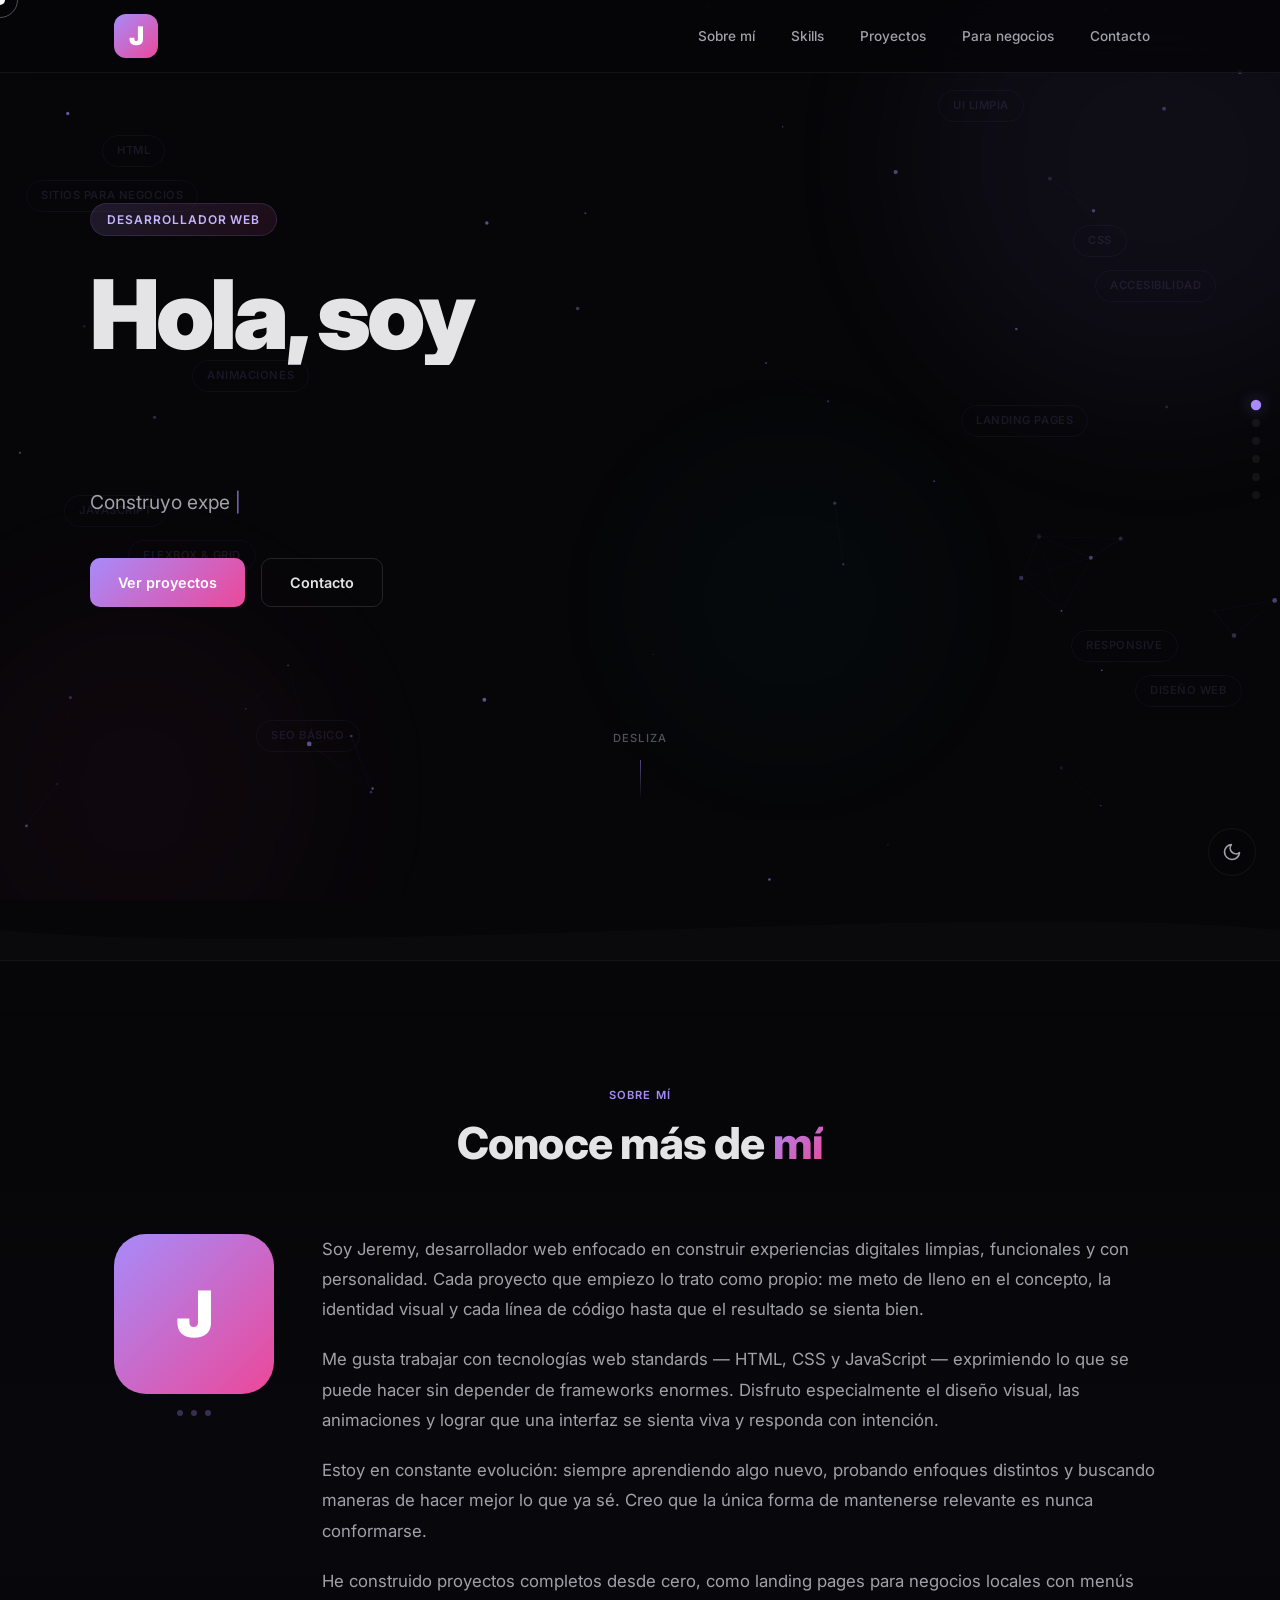
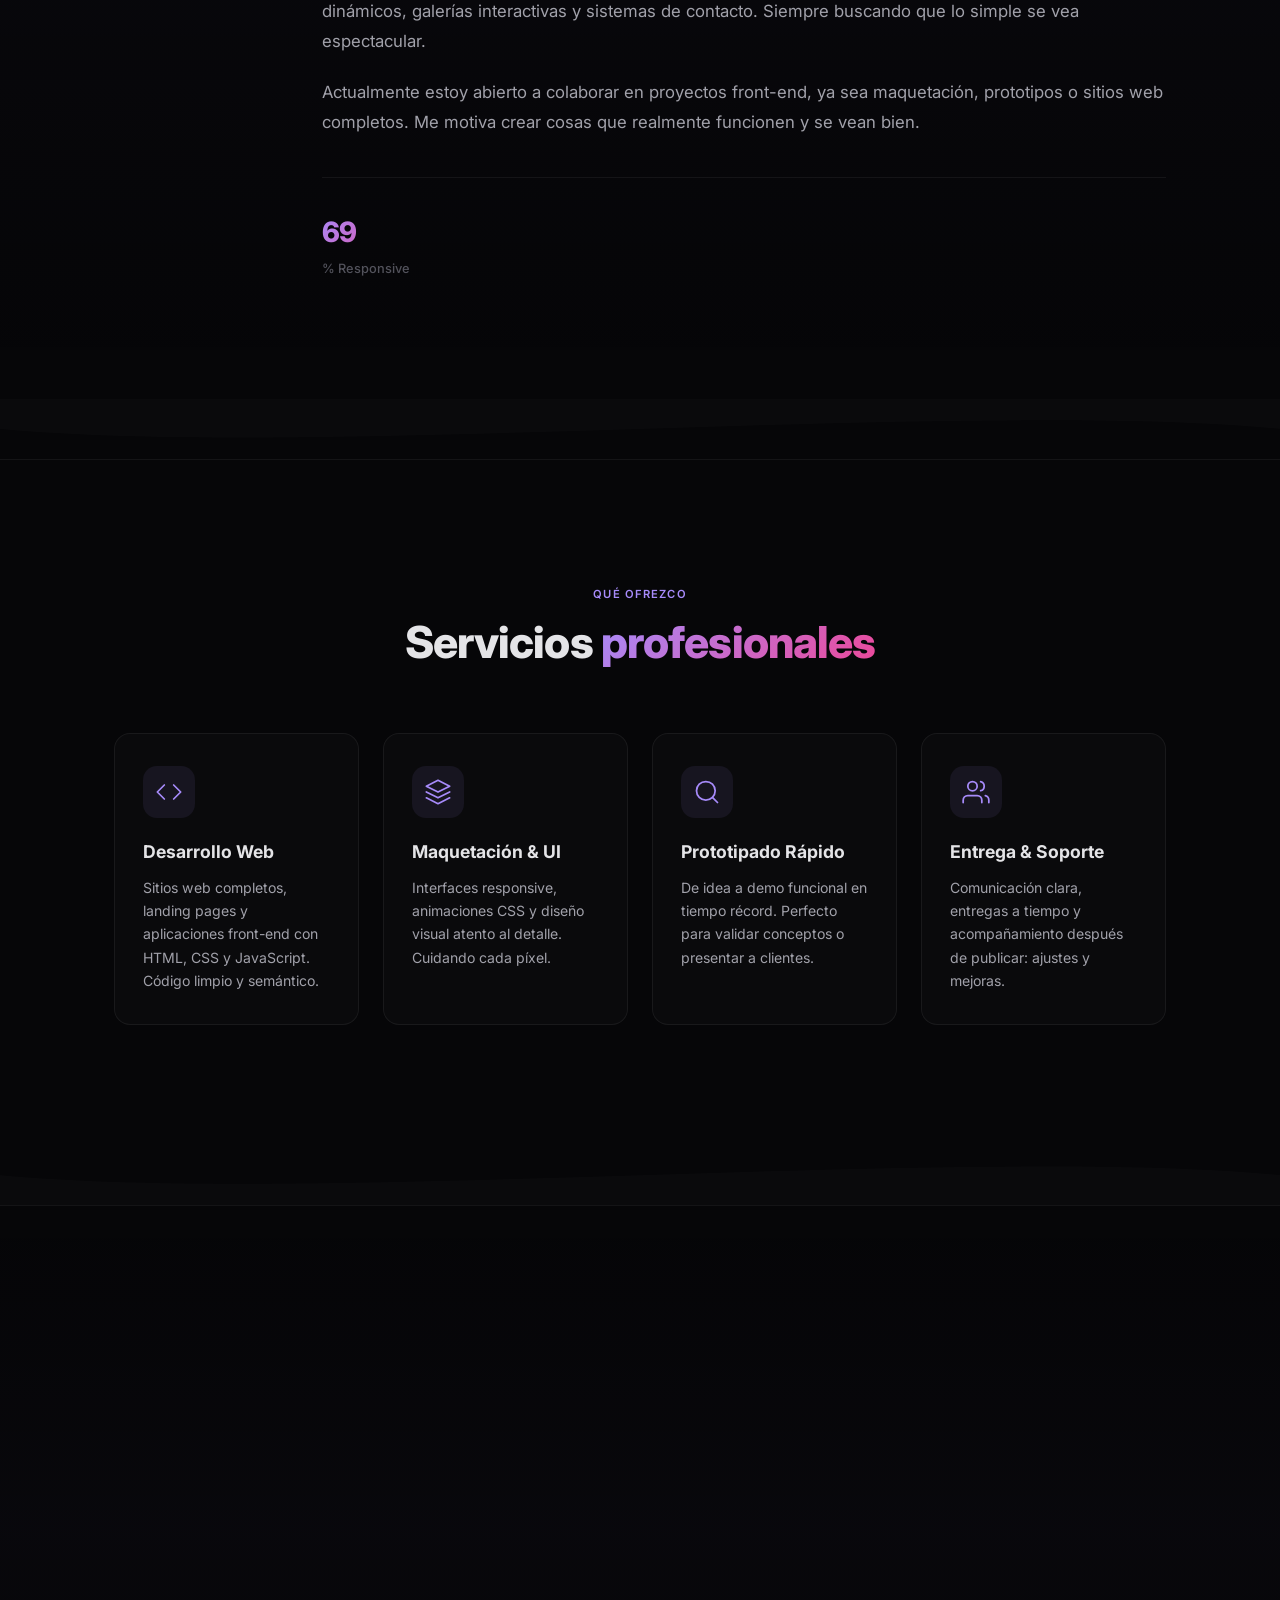
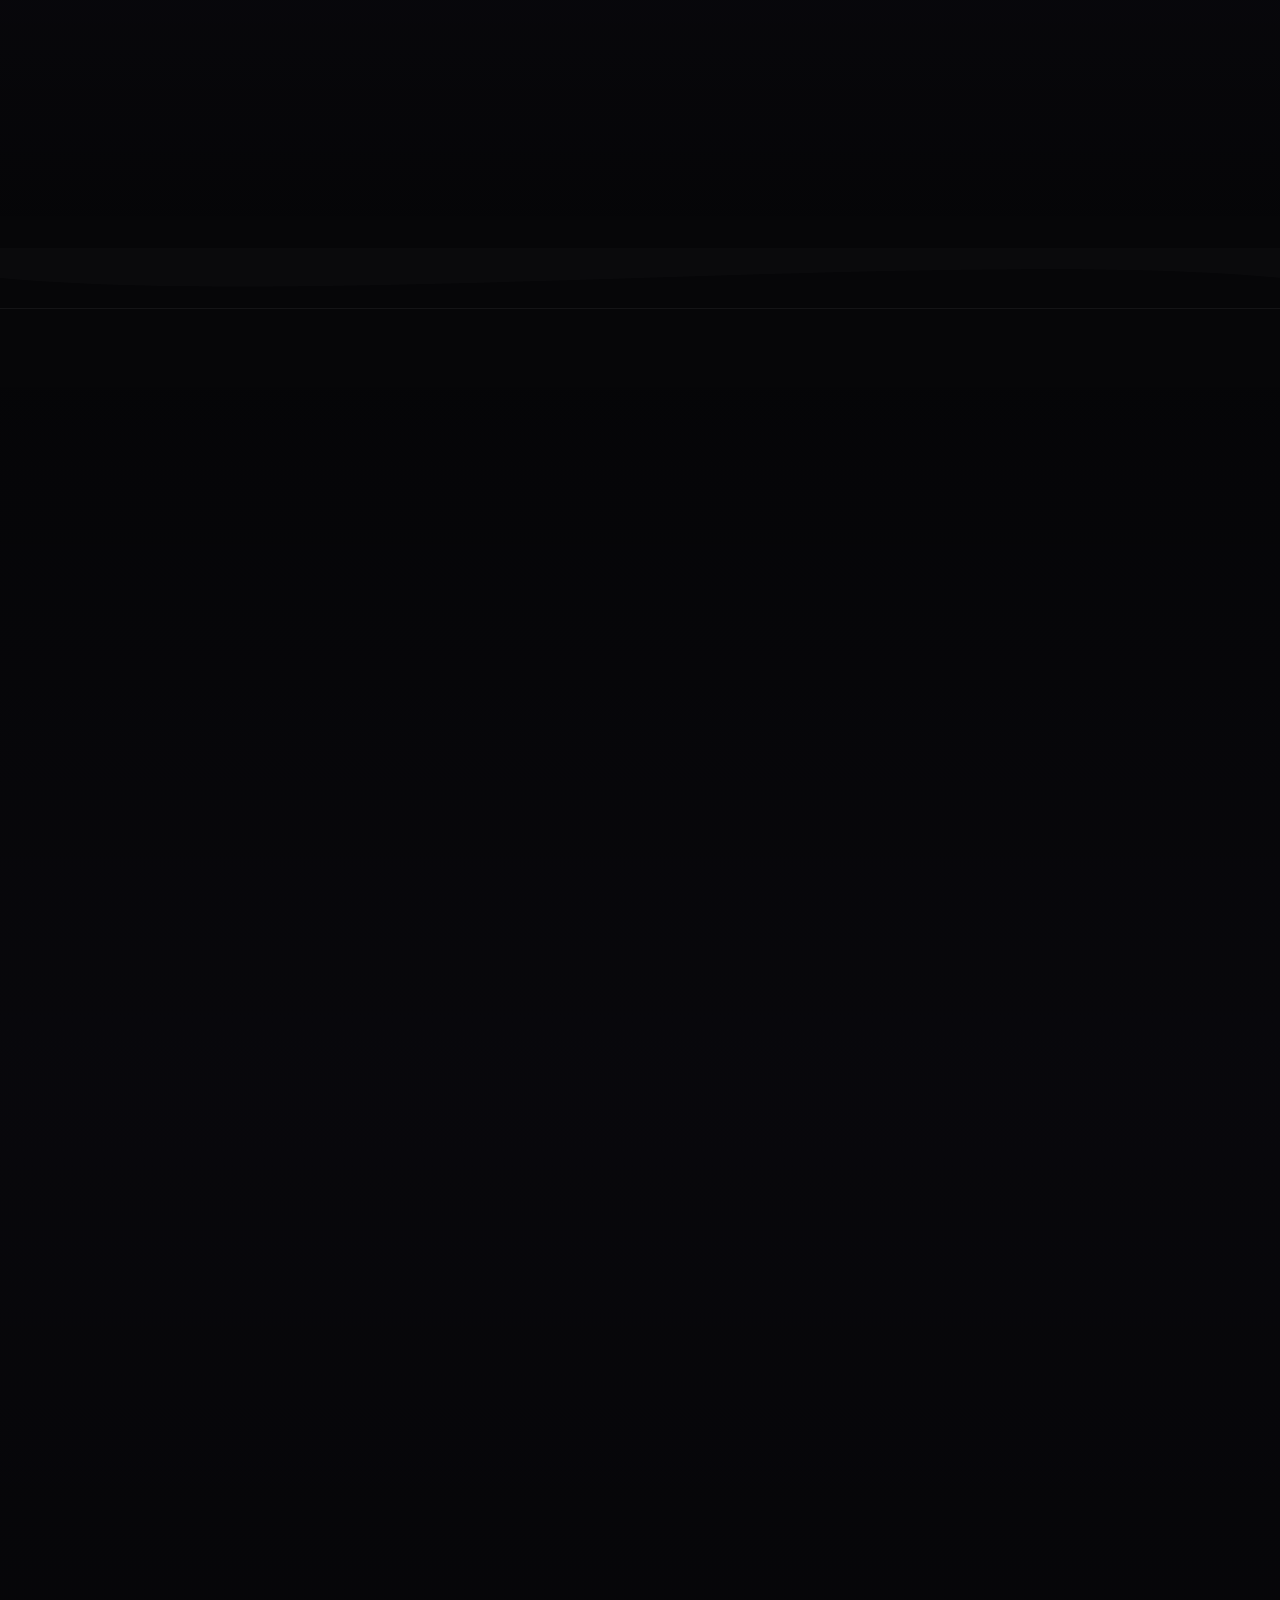
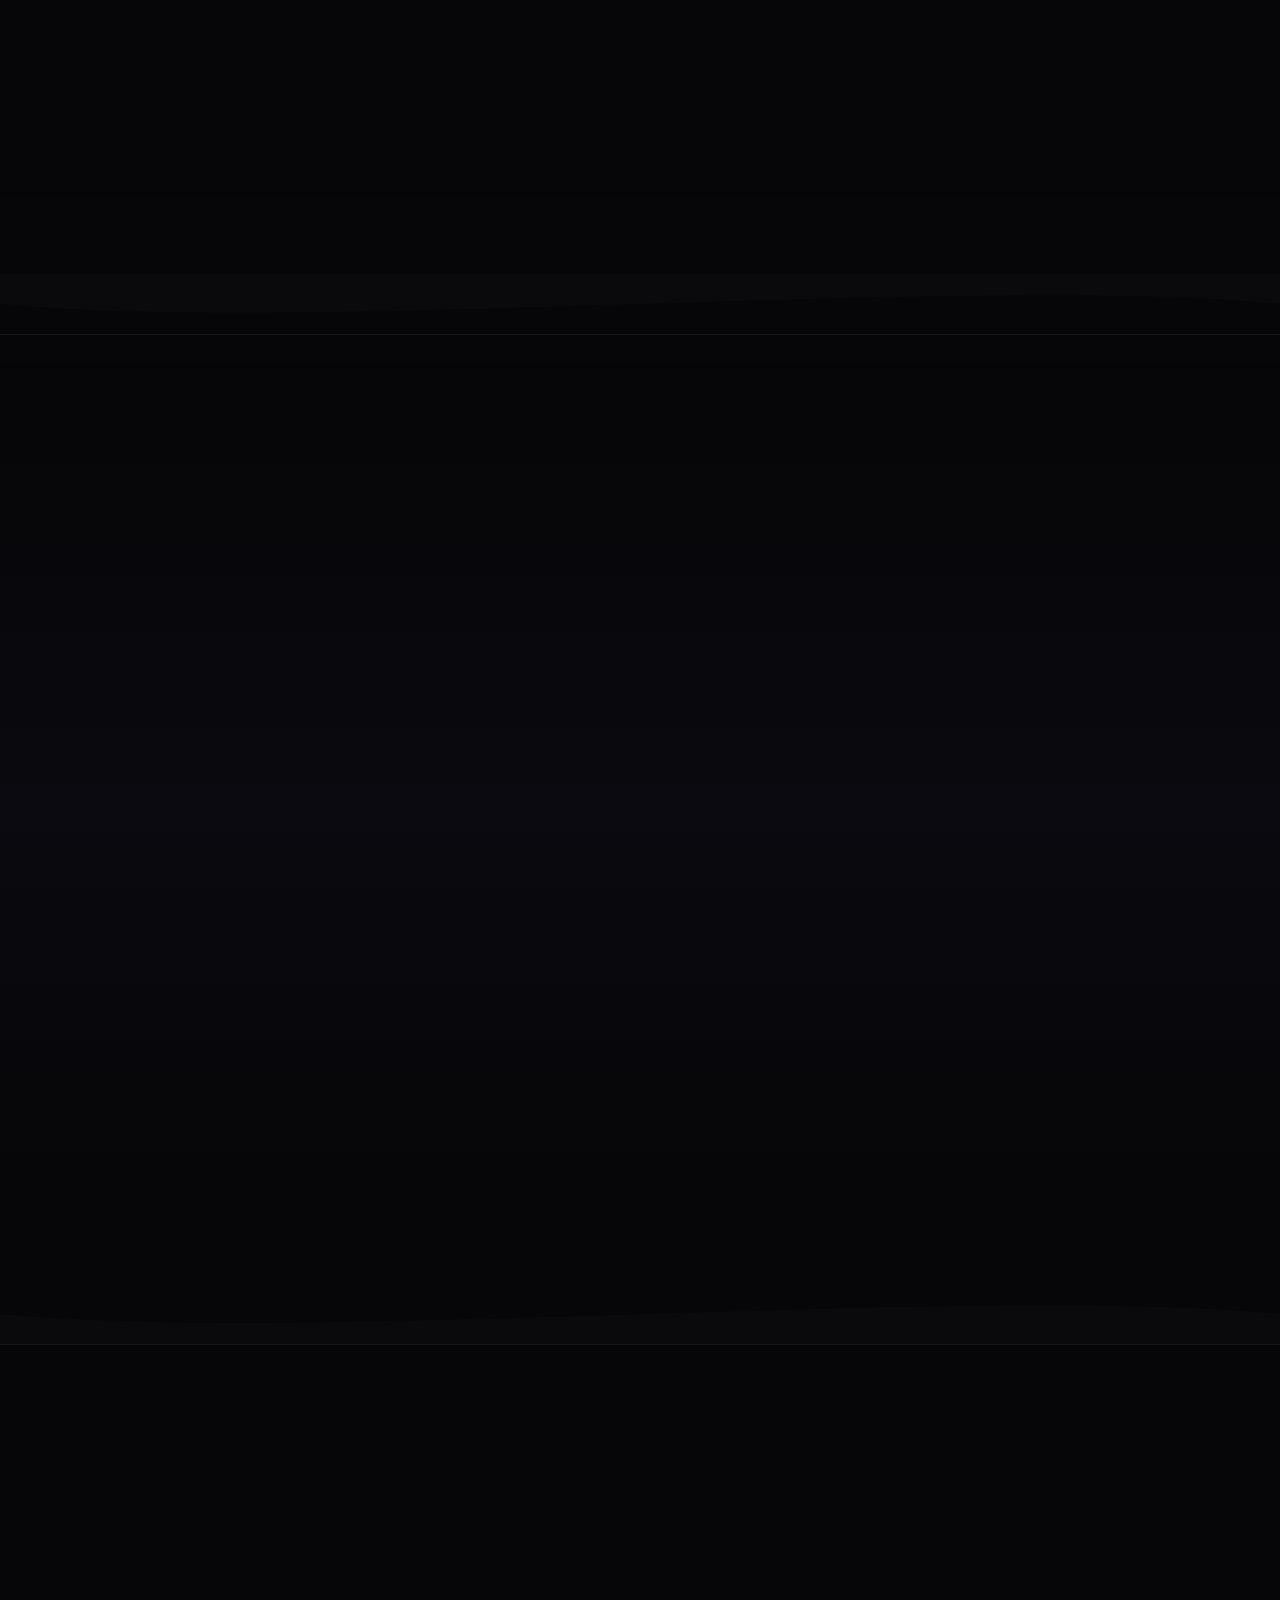
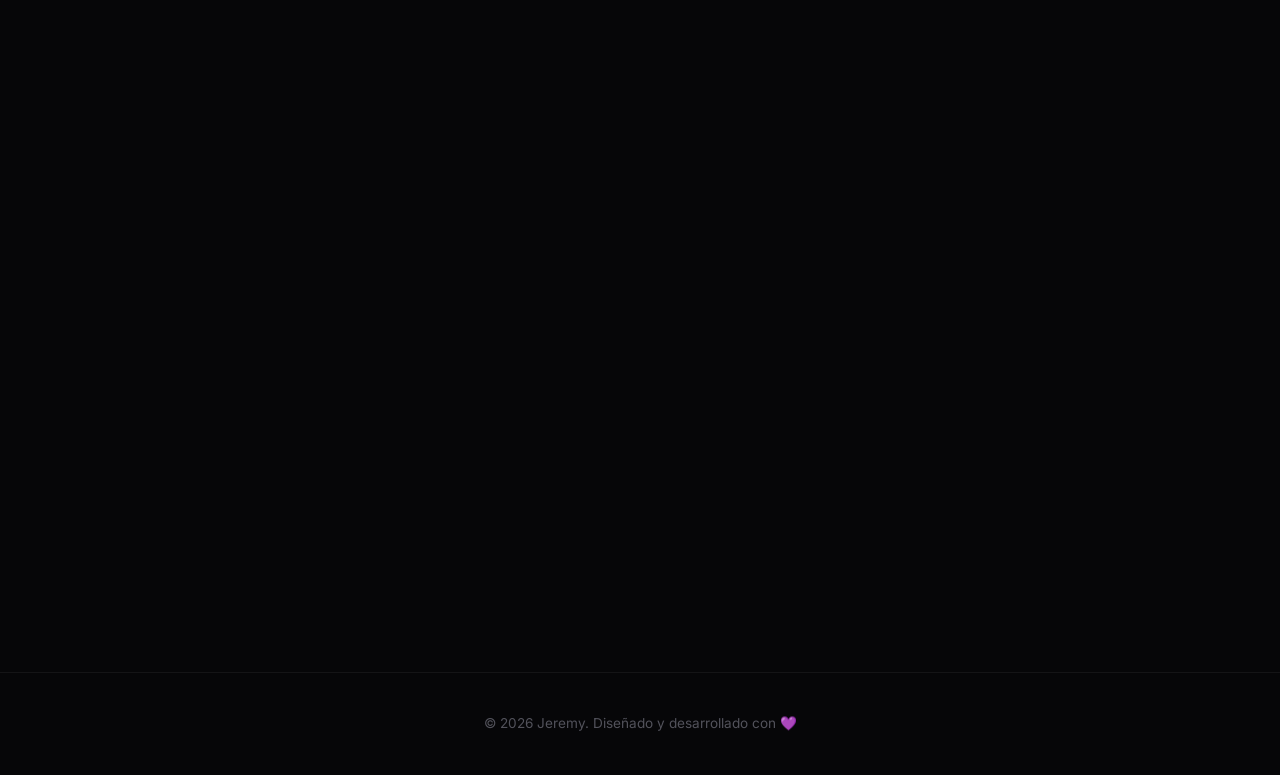
<file: index.html>
<!DOCTYPE html>
<html lang="es" data-theme="dark">
<head>
  <meta charset="UTF-8">
  <meta name="viewport" content="width=device-width, initial-scale=1.0">
  <title>Jeremy — Desarrollador Web</title>
  <meta name="description" content="Portafolio de Jeremy. Desarrollador web especializado en experiencias digitales modernas.">
  <meta property="og:title" content="Jeremy — Desarrollador Web">
  <meta property="og:description" content="Portafolio de Jeremy. Experiencias digitales que dejan huella.">
  <meta property="og:type" content="website">
  <meta name="theme-color" content="#060608">
  <link rel="icon" href="data:image/svg+xml,<svg xmlns='http://www.w3.org/2000/svg' viewBox='0 0 100 100'><text y='.9em' font-size='90'>💻</text></svg>">
  <link rel="preconnect" href="https://fonts.googleapis.com" crossorigin>
  <link rel="preconnect" href="https://fonts.gstatic.com" crossorigin>
  <link href="https://fonts.googleapis.com/css2?family=Inter:wght@400;500;600;700;800;900&display=swap" rel="stylesheet">
  <link rel="stylesheet" href="styles.css" media="all">
</head>
<body>

  <!-- Loading Screen -->
  <div class="loading" id="loading">
    <div class="loading__inner">
      <div class="loading__logo">J</div>
      <div class="loading__bar">
        <div class="loading__bar-fill" id="loadingBar"></div>
      </div>
    </div>
  </div>

  <!-- Skip to Content -->
  <a href="#sobre-mi" class="skip-link">Saltar al contenido</a>

  <!-- Reading Progress -->
  <div class="progress-bar" id="progressBar"></div>

  <!-- Particle Canvas -->
  <canvas id="particleCanvas"></canvas>

  <!-- Custom Cursor -->
  <div class="cursor" id="cursor"></div>
  <div class="cursor-follower" id="cursorFollower"></div>

  <!-- Theme Toggle -->
  <button class="theme-toggle" id="themeToggle" aria-label="Cambiar tema">
    <svg class="theme-toggle__icon theme-toggle__icon--sun" width="20" height="20" viewBox="0 0 24 24" fill="none" stroke="currentColor" stroke-width="2" stroke-linecap="round" stroke-linejoin="round"><circle cx="12" cy="12" r="5"/><line x1="12" y1="1" x2="12" y2="3"/><line x1="12" y1="21" x2="12" y2="23"/><line x1="4.22" y1="4.22" x2="5.64" y2="5.64"/><line x1="18.36" y1="18.36" x2="19.78" y2="19.78"/><line x1="1" y1="12" x2="3" y2="12"/><line x1="21" y1="12" x2="23" y2="12"/><line x1="4.22" y1="19.78" x2="5.64" y2="18.36"/><line x1="18.36" y1="5.64" x2="19.78" y2="4.22"/></svg>
    <svg class="theme-toggle__icon theme-toggle__icon--moon" width="20" height="20" viewBox="0 0 24 24" fill="none" stroke="currentColor" stroke-width="2" stroke-linecap="round" stroke-linejoin="round"><path d="M21 12.79A9 9 0 1111.21 3 7 7 0 0021 12.79z"/></svg>
  </button>

  <!-- Nav -->
  <nav class="nav" id="nav" role="navigation" aria-label="Navegación principal">
    <div class="container nav__inner">
      <a href="#" class="nav__logo" aria-label="Inicio">J</a>
      <ul class="nav__list" id="navList" role="list">
        <li><a href="#sobre-mi" class="nav__link" data-shortcut="1">Sobre mí</a></li>
        <li><a href="#skills" class="nav__link" data-shortcut="2">Skills</a></li>
        <li><a href="#proyectos" class="nav__link" data-shortcut="3">Proyectos</a></li>
        <li><a href="#negocios" class="nav__link">Para negocios</a></li>
        <li><a href="#contacto" class="nav__link" data-shortcut="4">Contacto</a></li>
      </ul>
      <button class="nav__toggle" id="navToggle" aria-label="Menú" aria-expanded="false">
        <span></span><span></span><span></span>
      </button>
    </div>
  </nav>

  <!-- ===== HERO ===== -->
  <section class="hero section-snap" id="hero">
    <div class="hero__shapes">
      <div class="shape shape--1"></div>
      <div class="shape shape--2"></div>
      <div class="shape shape--3"></div>
    </div>
    <div class="hero__tags" id="heroTags">
      <span>HTML</span><span>CSS</span><span>JavaScript</span>
      <span>Responsive</span><span>Animaciones</span><span>UI limpia</span>
      <span>SEO básico</span><span>Accesibilidad</span><span>Flexbox & Grid</span>
      <span>Landing pages</span><span>Sitios para negocios</span><span>Diseño web</span>
    </div>
    <div class="container hero__inner">
      <div class="hero__content">
        <div class="hero__badge-wrapper">
          <span class="hero__badge">Desarrollador Web</span>
        </div>
        <h1 class="hero__title">
          <span class="hero__title-line"><span class="text-reveal">Hola, soy</span></span>
          <span class="hero__title-line hero__title-line--accent">
            <span class="text-reveal" style="animation-delay: 0.3s">Jeremy</span>
          </span>
        </h1>
        <p class="hero__subtitle">
          <span class="hero__subtitle-text" id="typewriterText"></span>
          <span class="hero__cursor" id="typewriterCursor">|</span>
        </p>
        <div class="hero__actions">
          <a href="#proyectos" class="btn btn--primary">Ver proyectos</a>
          <a href="#contacto" class="btn btn--outline">Contacto</a>

        </div>
      </div>
      <div class="hero__scroll">
        <span>Desliza</span>
        <div class="hero__scroll-line"></div>
      </div>
    </div>
  </section>

  <!-- Wave -->
  <div class="wave" aria-hidden="true">
    <svg viewBox="0 0 1440 100" preserveAspectRatio="none"><path d="M0,50 C360,100 1080,0 1440,50 L1440,100 L0,100 Z" fill="var(--wave-color)"/></svg>
  </div>

  <!-- ===== SOBRE MÍ ===== -->
  <section class="section about section-snap" id="sobre-mi">
    <div class="container">
      <div class="section__header reveal">
        <span class="section__tag">Sobre mí</span>
        <h2 class="section__title">Conoce más de <span class="gradient-text">mí</span></h2>
      </div>
      <div class="about__grid">
        <div class="about__avatar reveal">
          <div class="about__avatar-inner">
            <span class="about__avatar-letter">J</span>
            <div class="about__avatar-ring"></div>
          </div>
          <div class="about__avatar-dots">
            <span></span><span></span><span></span>
          </div>
        </div>
        <div class="about__content reveal">
          <div class="about__text">
            <p>Soy Jeremy, desarrollador web enfocado en construir experiencias digitales limpias, funcionales y con personalidad. Cada proyecto que empiezo lo trato como propio: me meto de lleno en el concepto, la identidad visual y cada línea de código hasta que el resultado se sienta bien.</p>
            <p>Me gusta trabajar con tecnologías web standards — HTML, CSS y JavaScript — exprimiendo lo que se puede hacer sin depender de frameworks enormes. Disfruto especialmente el diseño visual, las animaciones y lograr que una interfaz se sienta viva y responda con intención.</p>
            <p>Estoy en constante evolución: siempre aprendiendo algo nuevo, probando enfoques distintos y buscando maneras de hacer mejor lo que ya sé. Creo que la única forma de mantenerse relevante es nunca conformarse.</p>
            <p>He construido proyectos completos desde cero, como landing pages para negocios locales con menús dinámicos, galerías interactivas y sistemas de contacto. Siempre buscando que lo simple se vea espectacular.</p>
            <p>Actualmente estoy abierto a colaborar en proyectos front-end, ya sea maquetación, prototipos o sitios web completos. Me motiva crear cosas que realmente funcionen y se vean bien.</p>
          </div>
          <div class="about__stats">
            <div class="about__stat reveal">
              <span class="about__stat-num" data-count="100">0</span>
              <span class="about__stat-label">% Responsive</span>
            </div>
          </div>
        </div>
      </div>
    </div>
  </section>

  <!-- Wave -->
  <div class="wave wave--flip" aria-hidden="true">
    <svg viewBox="0 0 1440 100" preserveAspectRatio="none"><path d="M0,50 C360,100 1080,0 1440,50 L1440,100 L0,100 Z" fill="var(--wave-color)"/></svg>
  </div>

  <!-- ===== SERVICIOS ===== -->
  <section class="section servicios section-snap" id="servicios">
    <div class="container">
      <div class="section__header reveal">
        <span class="section__tag">Qué ofrezco</span>
        <h2 class="section__title">Servicios <span class="gradient-text">profesionales</span></h2>
      </div>
      <div class="servicios__grid">
        <div class="servicio-card reveal">
          <div class="servicio-card__icon">
            <svg width="28" height="28" viewBox="0 0 24 24" fill="none" stroke="currentColor" stroke-width="1.5" stroke-linecap="round" stroke-linejoin="round"><polyline points="16 18 22 12 16 6"/><polyline points="8 6 2 12 8 18"/></svg>
          </div>
          <h3>Desarrollo Web</h3>
          <p>Sitios web completos, landing pages y aplicaciones front-end con HTML, CSS y JavaScript. Código limpio y semántico.</p>
        </div>
        <div class="servicio-card reveal">
          <div class="servicio-card__icon">
            <svg width="28" height="28" viewBox="0 0 24 24" fill="none" stroke="currentColor" stroke-width="1.5" stroke-linecap="round" stroke-linejoin="round"><path d="M12 2L2 7l10 5 10-5-10-5z"/><path d="M2 17l10 5 10-5"/><path d="M2 12l10 5 10-5"/></svg>
          </div>
          <h3>Maquetación & UI</h3>
          <p>Interfaces responsive, animaciones CSS y diseño visual atento al detalle. Cuidando cada píxel.</p>
        </div>
        <div class="servicio-card reveal">
          <div class="servicio-card__icon">
            <svg width="28" height="28" viewBox="0 0 24 24" fill="none" stroke="currentColor" stroke-width="1.5" stroke-linecap="round" stroke-linejoin="round"><circle cx="11" cy="11" r="8"/><line x1="21" y1="21" x2="16.65" y2="16.65"/></svg>
          </div>
          <h3>Prototipado Rápido</h3>
          <p>De idea a demo funcional en tiempo récord. Perfecto para validar conceptos o presentar a clientes.</p>
        </div>
        <div class="servicio-card reveal">
          <div class="servicio-card__icon">
            <svg width="28" height="28" viewBox="0 0 24 24" fill="none" stroke="currentColor" stroke-width="1.5" stroke-linecap="round" stroke-linejoin="round"><path d="M17 21v-2a4 4 0 00-4-4H5a4 4 0 00-4 4v2"/><circle cx="9" cy="7" r="4"/><path d="M23 21v-2a4 4 0 00-3-3.87"/><path d="M16 3.13a4 4 0 010 7.75"/></svg>
          </div>
          <h3>Entrega &amp; Soporte</h3>
          <p>Comunicación clara, entregas a tiempo y acompañamiento después de publicar: ajustes y mejoras.</p>
        </div>
      </div>
    </div>
  </section>

  <!-- Wave -->
  <div class="wave" aria-hidden="true">
    <svg viewBox="0 0 1440 100" preserveAspectRatio="none"><path d="M0,50 C360,100 1080,0 1440,50 L1440,100 L0,100 Z" fill="var(--wave-color)"/></svg>
  </div>

  <!-- ===== SKILLS ===== -->
  <section class="section skills section-snap" id="skills">
    <div class="container">
      <div class="section__header reveal">
        <span class="section__tag">Habilidades</span>
        <h2 class="section__title">Mis <span class="gradient-text">habilidades</span></h2>
      </div>
      <div class="skills__grid">
        <div class="skill-card reveal">
          <div class="skill-card__icon">
            <svg width="32" height="32" viewBox="0 0 24 24" fill="none" stroke="currentColor" stroke-width="1.5" stroke-linecap="round" stroke-linejoin="round"><path d="M12 2L2 7l10 5 10-5-10-5z"/><path d="M2 17l10 5 10-5"/><path d="M2 12l10 5 10-5"/></svg>
          </div>
          <h3 class="skill-card__title">HTML & CSS</h3>
          <p class="skill-card__desc">Maquetación semántica, Flexbox, Grid, animaciones CSS, responsive design, SASS.</p>
          <div class="skill-bar"><div class="skill-bar__fill" style="width: 0%" data-width="90"></div></div>
        </div>
        <div class="skill-card reveal">
          <div class="skill-card__icon">
            <svg width="32" height="32" viewBox="0 0 24 24" fill="none" stroke="currentColor" stroke-width="1.5" stroke-linecap="round" stroke-linejoin="round"><polyline points="16 18 22 12 16 6"/><polyline points="8 6 2 12 8 18"/></svg>
          </div>
          <h3 class="skill-card__title">JavaScript</h3>
          <p class="skill-card__desc">DOM, APIs, ES6+, interactividad, animaciones, lógica del lado del cliente.</p>
          <div class="skill-bar"><div class="skill-bar__fill" style="width: 0%" data-width="75"></div></div>
        </div>
        <div class="skill-card reveal">
          <div class="skill-card__icon">
            <svg width="32" height="32" viewBox="0 0 24 24" fill="none" stroke="currentColor" stroke-width="1.5" stroke-linecap="round" stroke-linejoin="round"><ellipse cx="12" cy="5" rx="9" ry="3"/><path d="M21 12c0 1.66-4 3-9 3s-9-1.34-9-3"/><path d="M3 5v14c0 1.66 4 3 9 3s9-1.34 9-3V5"/></svg>
          </div>
          <h3 class="skill-card__title">Diseño Responsive &amp; UX</h3>
          <p class="skill-card__desc">Sitios que se adaptan a móvil, tablet y PC. Orden visual claro y fácil de usar.</p>
          <div class="skill-bar"><div class="skill-bar__fill" style="width: 0%" data-width="80"></div></div>
        </div>
      </div>
    </div>
  </section>

  <!-- Wave -->
  <div class="wave wave--flip" aria-hidden="true">
    <svg viewBox="0 0 1440 100" preserveAspectRatio="none"><path d="M0,50 C360,100 1080,0 1440,50 L1440,100 L0,100 Z" fill="var(--wave-color)"/></svg>
  </div>

  <!-- ===== PROYECTOS ===== -->
  <section class="section proyectos section-snap" id="proyectos">
    <div class="container">
      <div class="section__header reveal">
        <span class="section__tag">Trabajo</span>
        <h2 class="section__title">Proyectos <span class="gradient-text">destacados</span></h2>
        <p class="section__desc">Proyectos de demostración hechos por mí. Los negocios y datos que aparecen son ficticios (contenido de ejemplo).</p>
        <div class="proyectos__filter reveal">
          <button class="proyectos__filter-btn active" data-filter="all">Todos</button>
          <button class="proyectos__filter-btn" data-filter="html">HTML</button>
          <button class="proyectos__filter-btn" data-filter="css">CSS</button>
          <button class="proyectos__filter-btn" data-filter="javascript">JavaScript</button>
        </div>
      </div>
      <div class="proyectos__grid" id="proyectosGrid">
        <article class="proyecto-card reveal" data-tilt data-tags="html,css,javascript" data-project="0">
          <div class="proyecto-card__inner">
            <div class="proyecto-card__img">
              <div class="proyecto-card__overlay"></div>
              <img src="sazondebarrio/assets/images/comida-1.jpg" alt="Captura del proyecto Sazón de Barrio" loading="lazy">
              <div class="proyecto-card__preview">
                <span>Ver proyecto</span>
                <svg width="20" height="20" viewBox="0 0 24 24" fill="none" stroke="currentColor" stroke-width="2" stroke-linecap="round" stroke-linejoin="round"><line x1="5" y1="12" x2="19" y2="12"/><polyline points="12 5 19 12 12 19"/></svg>
              </div>
            </div>
            <div class="proyecto-card__body">
              <div class="proyecto-card__tags">
                <span class="proyecto-card__tag" data-tag="html">HTML</span>
                <span class="proyecto-card__tag" data-tag="css">CSS</span>
                <span class="proyecto-card__tag" data-tag="javascript">JavaScript</span>
              </div>
              <h3>Sazón de Barrio</h3>
              <p>Plataforma interactiva para restaurante de comida criolla dominicana.</p>
              <div class="proyecto-card__links">
                <button class="btn btn--primary btn--sm project-details-btn" data-project="0">Ver detalles</button>
                <a href="sazondebarrio/index.html" class="btn btn--ghost btn--sm" target="_blank" rel="noopener">Ver demo</a>
              </div>
            </div>
          </div>
        </article>
        <article class="proyecto-card reveal" data-tilt data-tags="html,css,javascript" data-project="1">
          <div class="proyecto-card__inner">
            <div class="proyecto-card__img">
              <div class="proyecto-card__overlay"></div>
              <img src="sonrisatotal/images/hero-dentist.jpg" alt="Captura del proyecto Sonrisa Total" loading="lazy">
              <div class="proyecto-card__preview">
                <span>Ver proyecto</span>
                <svg width="20" height="20" viewBox="0 0 24 24" fill="none" stroke="currentColor" stroke-width="2" stroke-linecap="round" stroke-linejoin="round"><line x1="5" y1="12" x2="19" y2="12"/><polyline points="12 5 19 12 12 19"/></svg>
              </div>
            </div>
            <div class="proyecto-card__body">
              <div class="proyecto-card__tags">
                <span class="proyecto-card__tag" data-tag="html">HTML</span>
                <span class="proyecto-card__tag" data-tag="css">CSS</span>
                <span class="proyecto-card__tag" data-tag="javascript">JavaScript</span>
              </div>
              <h3>Sonrisa Total</h3>
              <p>Landing page profesional para clínica dental.</p>
              <div class="proyecto-card__links">
                <button class="btn btn--primary btn--sm project-details-btn" data-project="1">Ver detalles</button>
                <a href="sonrisatotal/index.html" class="btn btn--ghost btn--sm" target="_blank" rel="noopener">Ver demo</a>
              </div>
            </div>
          </div>
        </article>
        <article class="proyecto-card reveal" data-tilt data-tags="html,css,javascript" data-project="2">
          <div class="proyecto-card__inner">
            <div class="proyecto-card__img">
              <div class="proyecto-card__overlay"></div>
              <img src="fuerzaurbana/images/cover.svg" alt="Captura del proyecto Fuerza Urbana" loading="lazy">
              <div class="proyecto-card__preview">
                <span>Ver proyecto</span>
                <svg width="20" height="20" viewBox="0 0 24 24" fill="none" stroke="currentColor" stroke-width="2" stroke-linecap="round" stroke-linejoin="round"><line x1="5" y1="12" x2="19" y2="12"/><polyline points="12 5 19 12 12 19"/></svg>
              </div>
            </div>
            <div class="proyecto-card__body">
              <div class="proyecto-card__tags">
                <span class="proyecto-card__tag" data-tag="html">HTML</span>
                <span class="proyecto-card__tag" data-tag="css">CSS</span>
                <span class="proyecto-card__tag" data-tag="javascript">JavaScript</span>
              </div>
              <h3>Fuerza Urbana</h3>
              <p>Landing page para gimnasio con clases, planes y reserva de prueba gratis.</p>
              <div class="proyecto-card__links">
                <button class="btn btn--primary btn--sm project-details-btn" data-project="2">Ver detalles</button>
                <a href="fuerzaurbana/index.html" class="btn btn--ghost btn--sm" target="_blank" rel="noopener">Ver demo</a>
              </div>
            </div>
          </div>
        </article>
      </div>
    </div>
  </section>

  <!-- Wave -->
  <div class="wave wave--flip" aria-hidden="true">
    <svg viewBox="0 0 1440 100" preserveAspectRatio="none"><path d="M0,50 C360,100 1080,0 1440,50 L1440,100 L0,100 Z" fill="var(--wave-color)"/></svg>
  </div>

  <!-- ===== PARA NEGOCIOS ===== -->
  <section class="section negocios section-snap" id="negocios">
    <div class="container">
      <div class="section__header reveal">
        <span class="section__tag">Para negocios</span>
        <h2 class="section__title">¿Tienes un negocio <span class="gradient-text">sin página web?</span></h2>
        <p class="section__desc">Te hago una página sencilla, rápida y lista para que tus clientes te encuentren y te escriban. Sin tecnicismos y a un precio que puedes pagar.</p>
      </div>
      <div class="servicios__grid">
        <div class="servicio-card reveal">
          <div class="servicio-card__icon"><span class="negocios__num">1</span></div>
          <h3>Hablamos</h3>
          <p>Me cuentas qué hace tu negocio, dónde está y qué quieres lograr con la página.</p>
        </div>
        <div class="servicio-card reveal">
          <div class="servicio-card__icon"><span class="negocios__num">2</span></div>
          <h3>Te muestro una propuesta</h3>
          <p>Antes de pagar nada, te enseño cómo se vería tu página para que decidas con calma.</p>
        </div>
        <div class="servicio-card reveal">
          <div class="servicio-card__icon"><span class="negocios__num">3</span></div>
          <h3>La construyo</h3>
          <p>La hago en pocos días y la revisamos juntos hasta que quede como la quieres.</p>
        </div>
        <div class="servicio-card reveal">
          <div class="servicio-card__icon"><span class="negocios__num">4</span></div>
          <h3>La publicamos</h3>
          <p>La dejo funcionando en internet y te explico cómo usarla y pedir cambios.</p>
        </div>
      </div>
      <div class="negocios__cta reveal">
        <p class="negocios__cta-text">Mira ejemplos reales en <strong>Proyectos</strong> y escríbeme para hablar de tu negocio.</p>
        <div class="negocios__cta-actions">
          <a href="#proyectos" class="btn btn--primary">Ver ejemplos</a>
          <a href="mailto:jeremysosa185@gmail.com" class="btn btn--outline">Escríbeme</a>
        </div>
      </div>
    </div>
  </section>

  <!-- Wave -->
  <div class="wave" aria-hidden="true">
    <svg viewBox="0 0 1440 100" preserveAspectRatio="none"><path d="M0,50 C360,100 1080,0 1440,50 L1440,100 L0,100 Z" fill="var(--wave-color)"/></svg>
  </div>

  <!-- ===== CONTACTO ===== -->
  <section class="section contacto section-snap" id="contacto">
    <div class="container">
      <div class="section__header reveal">
        <span class="section__tag">Contacto</span>
        <h2 class="section__title">¿Hablamos?</h2>
        <p class="section__desc">Estoy abierto a nuevos proyectos y colaboraciones.</p>
      </div>
      <div class="contacto__grid">
        <div class="contacto__info reveal">
          <div class="contacto__links">
            <button class="contacto__card copy-btn" data-copy="jeremysosa185@gmail.com" aria-label="Copiar email">
              <div class="contacto__card-bg"></div>
              <span class="contacto__icon">
                <svg width="28" height="28" viewBox="0 0 24 24" fill="none" stroke="currentColor" stroke-width="1.5" stroke-linecap="round" stroke-linejoin="round"><path d="M4 4h16c1.1 0 2 .9 2 2v12c0 1.1-.9 2-2 2H4c-1.1 0-2-.9-2-2V6c0-1.1.9-2 2-2z"/><polyline points="22,6 12,13 2,6"/></svg>
              </span>
              <span class="contacto__label">Email</span>
              <span class="contacto__value">jeremysosa185@gmail.com</span>
            </button>
            <a href="https://www.linkedin.com/in/jeremy-sosa-32818337b" class="contacto__card" target="_blank">
              <div class="contacto__card-bg"></div>
              <span class="contacto__icon">
                <svg width="28" height="28" viewBox="0 0 24 24" fill="currentColor"><path d="M20.447 20.452h-3.554v-5.569c0-1.328-.027-3.037-1.852-3.037-1.853 0-2.136 1.445-2.136 2.939v5.667H9.351V9h3.414v1.561h.046c.477-.9 1.637-1.85 3.37-1.85 3.601 0 4.267 2.37 4.267 5.455v6.286zM5.337 7.433a2.062 2.062 0 01-2.063-2.065 2.064 2.064 0 112.063 2.065zm1.782 13.019H3.555V9h3.564v11.452zM22.225 0H1.771C.792 0 0 .774 0 1.729v20.542C0 23.227.792 24 1.771 24h20.451C23.2 24 24 23.227 24 22.271V1.729C24 .774 23.2 0 22.222 0h.003z"/></svg>
              </span>
              <span class="contacto__label">LinkedIn</span>
              <span class="contacto__value">/in/jeremy</span>
            </a>
          </div>
        </div>
        <form class="contacto__form reveal" id="contactForm" novalidate>
          <h3>Envíame un mensaje</h3>
          <div class="form__group">
            <label for="formName">Nombre</label>
            <input type="text" id="formName" name="name" required placeholder="Tu nombre" autocomplete="name">
            <span class="form__error">Campo requerido</span>
          </div>
          <div class="form__group">
            <label for="formEmail">Email</label>
            <input type="email" id="formEmail" name="email" required placeholder="tu@email.com" autocomplete="email">
            <span class="form__error">Email inválido</span>
          </div>
          <div class="form__group">
            <label for="formMessage">Mensaje</label>
            <textarea id="formMessage" name="message" required rows="4" placeholder="Cuéntame sobre tu proyecto..."></textarea>
            <span class="form__error">Campo requerido</span>
          </div>
          <button type="submit" class="btn btn--primary btn--lg btn--block">
            <span>Enviar mensaje</span>
            <svg width="18" height="18" viewBox="0 0 24 24" fill="none" stroke="currentColor" stroke-width="2" stroke-linecap="round" stroke-linejoin="round"><line x1="22" y1="2" x2="11" y2="13"/><polyline points="22 2 15 22 11 13 2 9 22 2"/></svg>
          </button>
        </form>
      </div>
    </div>
  </section>

  <!-- Footer -->
  <footer class="footer">
    <div class="container">
      <p class="footer__text">© 2026 Jeremy. Diseñado y desarrollado con <span class="footer__heart">💜</span></p>
    </div>
  </footer>

  <!-- Back to Top -->
  <button class="back-to-top" id="backToTop" aria-label="Volver arriba">
    <svg width="20" height="20" viewBox="0 0 24 24" fill="none" stroke="currentColor" stroke-width="2" stroke-linecap="round" stroke-linejoin="round"><polyline points="18 15 12 9 6 15"/></svg>
  </button>

  <!-- Nav Indicator -->
  <div class="nav-indicator" id="navIndicator" role="navigation" aria-label="Secciones">
    <div class="nav-indicator__dot" data-section="hero" aria-label="Ir a inicio"></div>
    <div class="nav-indicator__dot" data-section="sobre-mi" aria-label="Ir a sobre mí"></div>
    <div class="nav-indicator__dot" data-section="skills" aria-label="Ir a skills"></div>
    <div class="nav-indicator__dot" data-section="proyectos" aria-label="Ir a proyectos"></div>
    <div class="nav-indicator__dot" data-section="negocios" aria-label="Ir a para negocios"></div>
    <div class="nav-indicator__dot" data-section="contacto" aria-label="Ir a contacto"></div>
  </div>

  <!-- Project Modal -->
  <div class="modal" id="projectModal" role="dialog" aria-modal="true" aria-hidden="true">
    <div class="modal__backdrop" id="modalBackdrop"></div>
    <div class="modal__content" id="modalContent">
      <button class="modal__close" id="modalClose" aria-label="Cerrar">&times;</button>
      <div class="modal__img" id="modalImg"></div>
      <div class="modal__body">
        <div class="modal__tags" id="modalTags"></div>
        <h2 id="modalTitle"></h2>
        <p id="modalDesc"></p>
        <div class="modal__features">
          <h3>Características</h3>
          <ul id="modalFeatures"></ul>
        </div>
        <div class="modal__actions">
          <a href="#" class="btn btn--primary" id="modalLive" target="_blank">Live demo</a>
        </div>
      </div>
    </div>
  </div>

  <!-- Toast -->
  <div class="toast" id="toast" role="alert" aria-live="polite">
    <span class="toast__icon">✓</span>
    <span class="toast__message" id="toastMessage">Copiado</span>
  </div>

  <!-- Project Data -->
  <script id="projectData" type="application/json">[
    {
      "title": "Sazón de Barrio",
      "desc": "Plataforma interactiva completa para restaurante de comida criolla dominicana. Incluye menú dinámico con filtro por día, galería con lightbox, modal con ingredientes y concepto de cada plato, pedidos directos por WhatsApp, y diseño responsivo con identidad visual auténtica.",
      "tags": ["HTML", "CSS", "JavaScript"],
      "features": ["Menú dinámico con filtro por día", "Galería con lightbox interactivo", "Modal de platos con ingredientes", "Pedidos por WhatsApp integrado", "Diseño responsivo y auténtico"],
      "image": "sazondebarrio/assets/images/comida-1.jpg",
      "live": "sazondebarrio/index.html"
    },
    {
      "title": "Sonrisa Total",
      "desc": "Landing page profesional para clínica dental con enfoque en confianza y profesionalismo. Incluye catálogo de servicios, perfiles del equipo médico, slider de testimonios, sección de antes/después y formulario de agendamiento de citas.",
      "tags": ["HTML", "CSS", "JavaScript"],
      "features": ["Catálogo de servicios detallado", "Perfiles del equipo médico", "Slider de testimonios", "Galería antes/después", "Formulario de agendamiento"],
      "image": "sonrisatotal/images/hero-dentist.jpg",
      "live": "sonrisatotal/index.html"
    },
    {
      "title": "Fuerza Urbana",
      "desc": "Landing page para un gimnasio urbano. Incluye presentación de clases, planes de precios con plan destacado, tabla de horarios, formulario de reserva de prueba gratis y un diseño oscuro con identidad energética.",
      "tags": ["HTML", "CSS", "JavaScript"],
      "features": ["Catálogo de clases dirigidas", "Planes y precios", "Tabla de horarios", "Formulario de reserva", "Diseño responsivo"],
      "image": "fuerzaurbana/images/cover.svg",
      "live": "fuerzaurbana/index.html"
    }
  ]</script>

  <script src="main.js" defer></script>
</body>
</html>
</file>
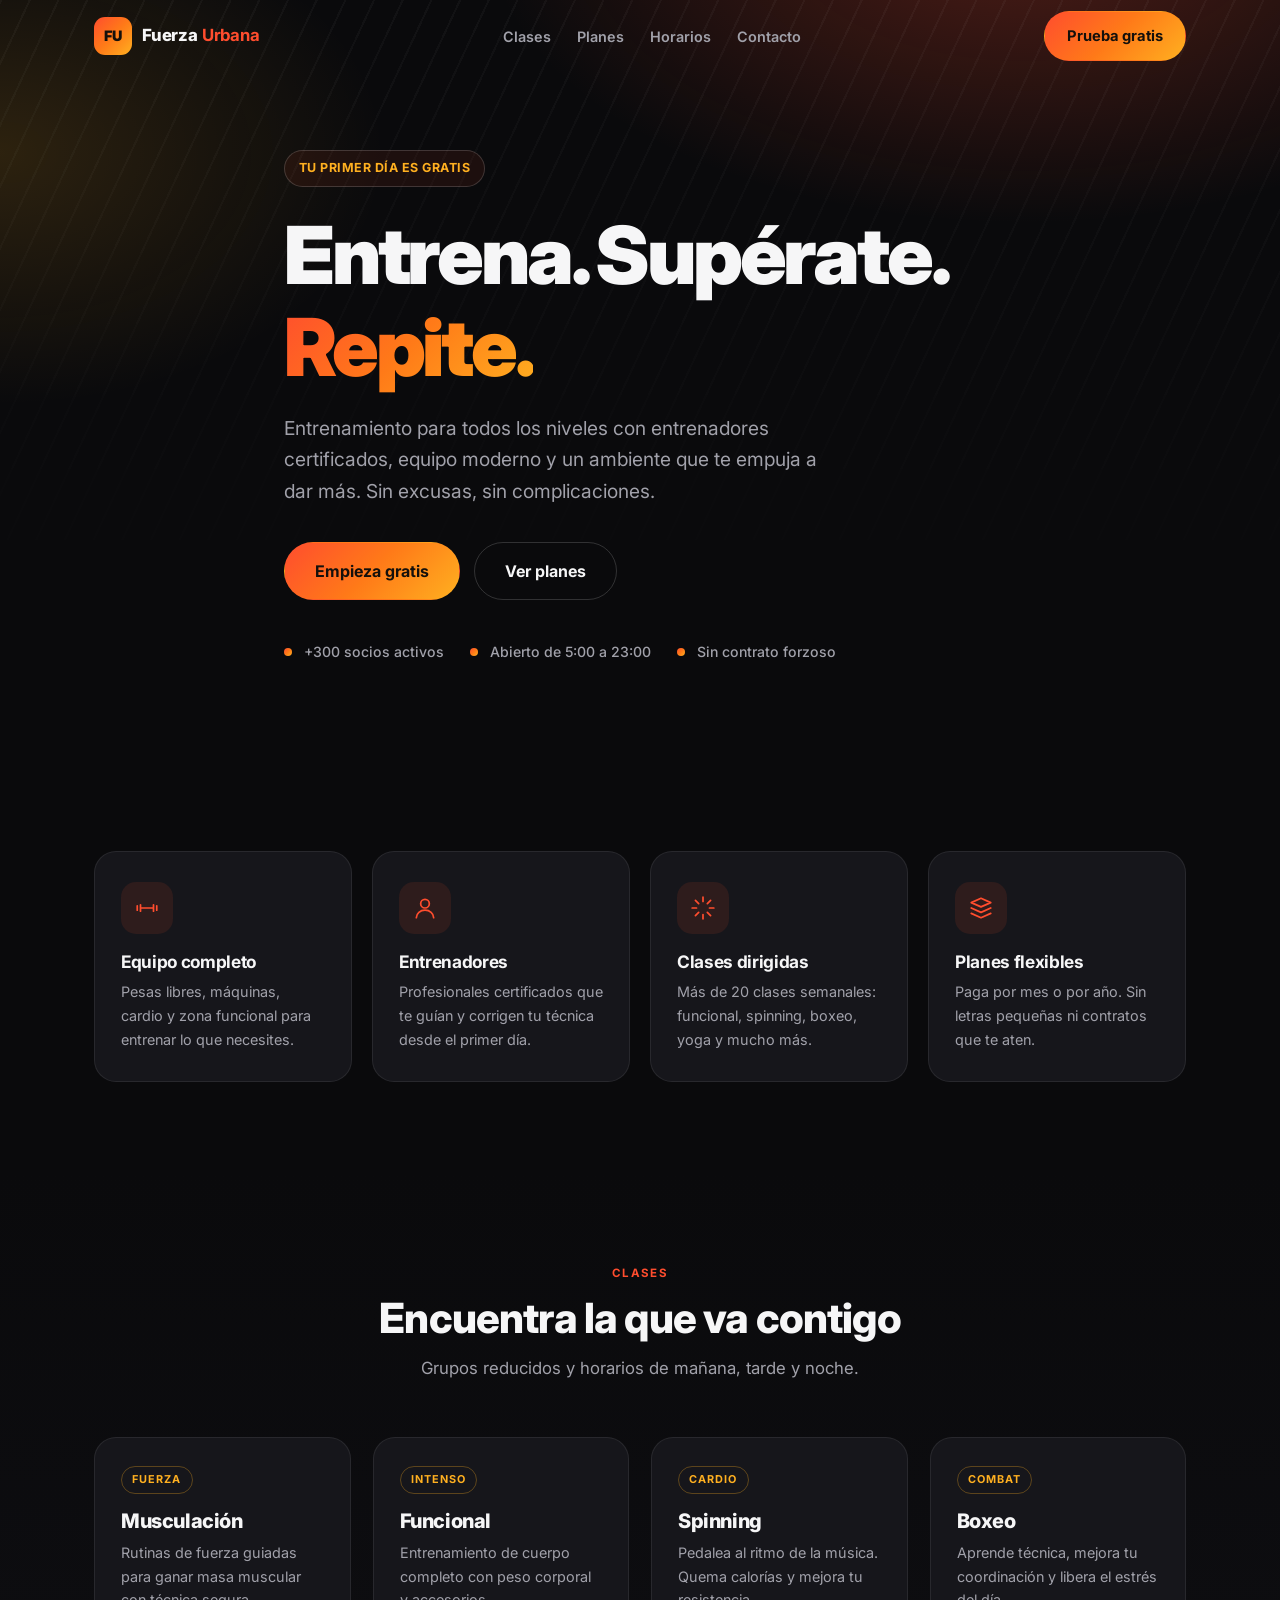
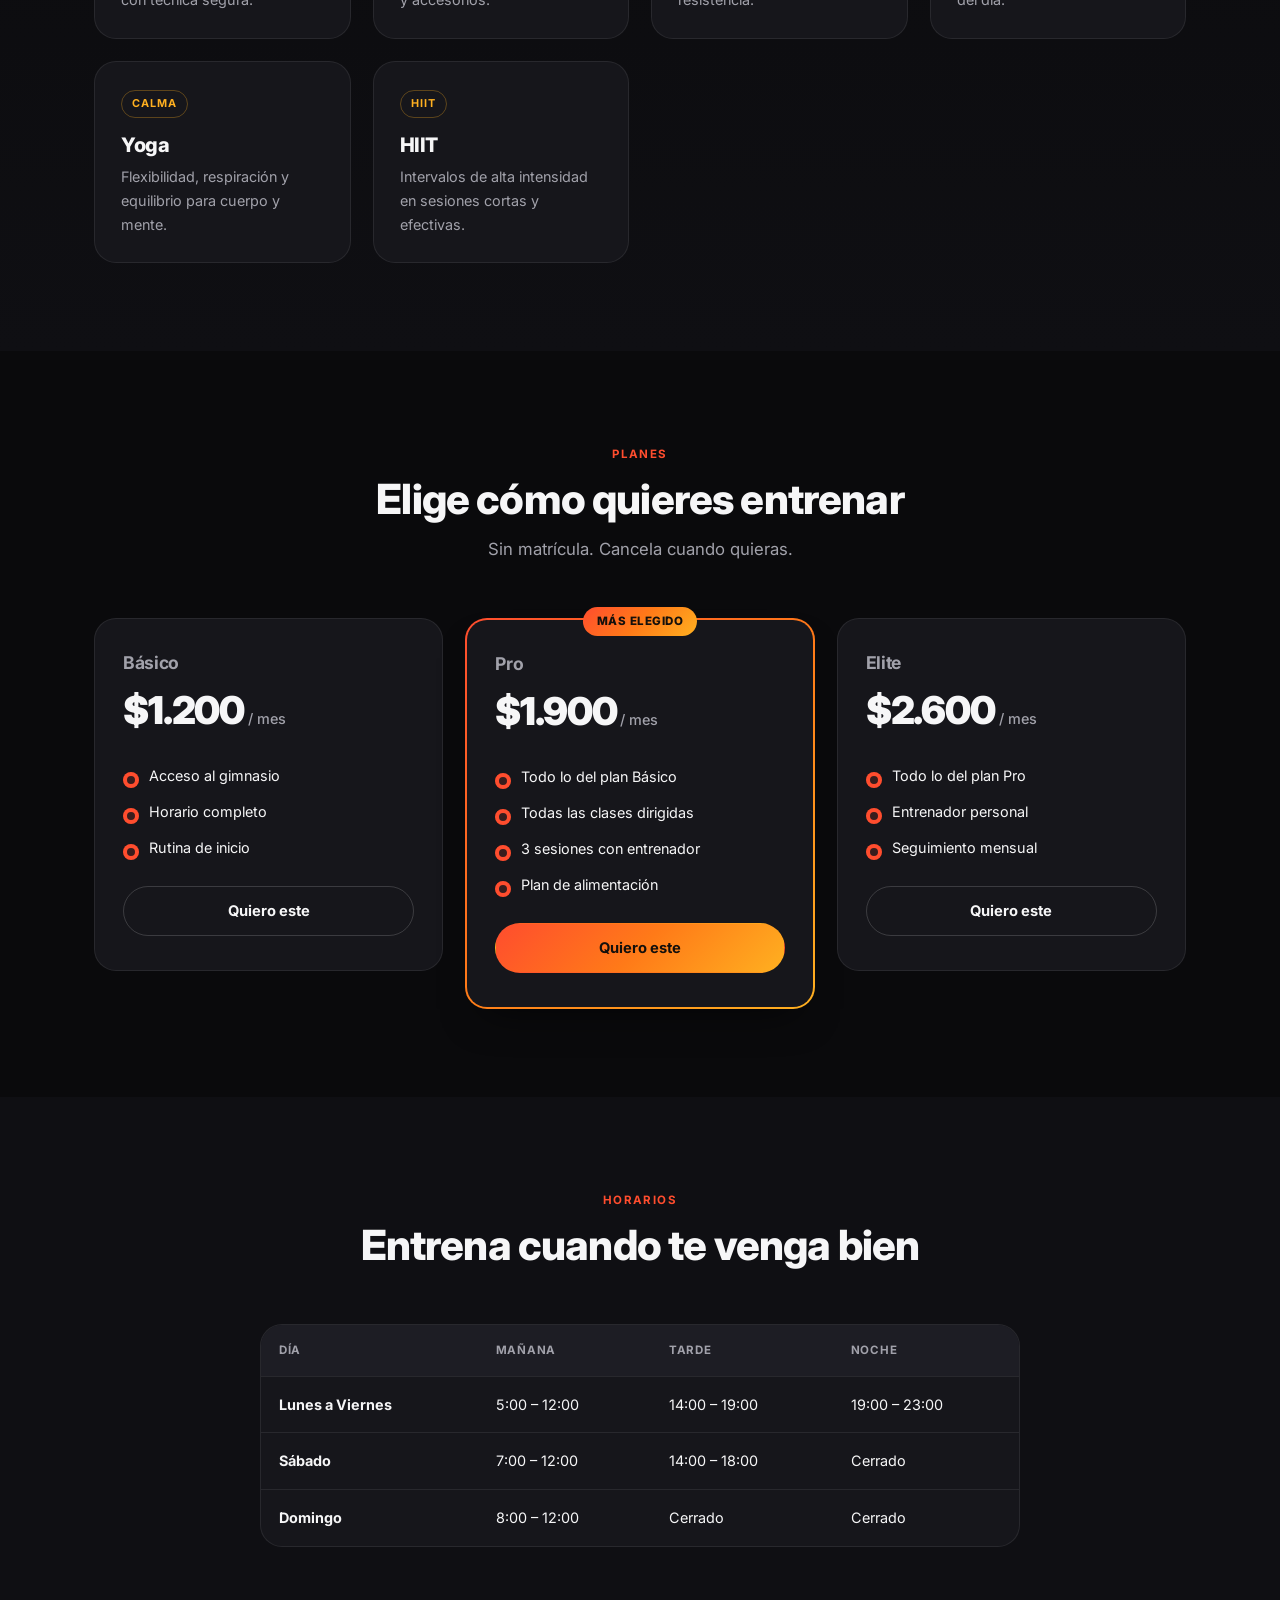
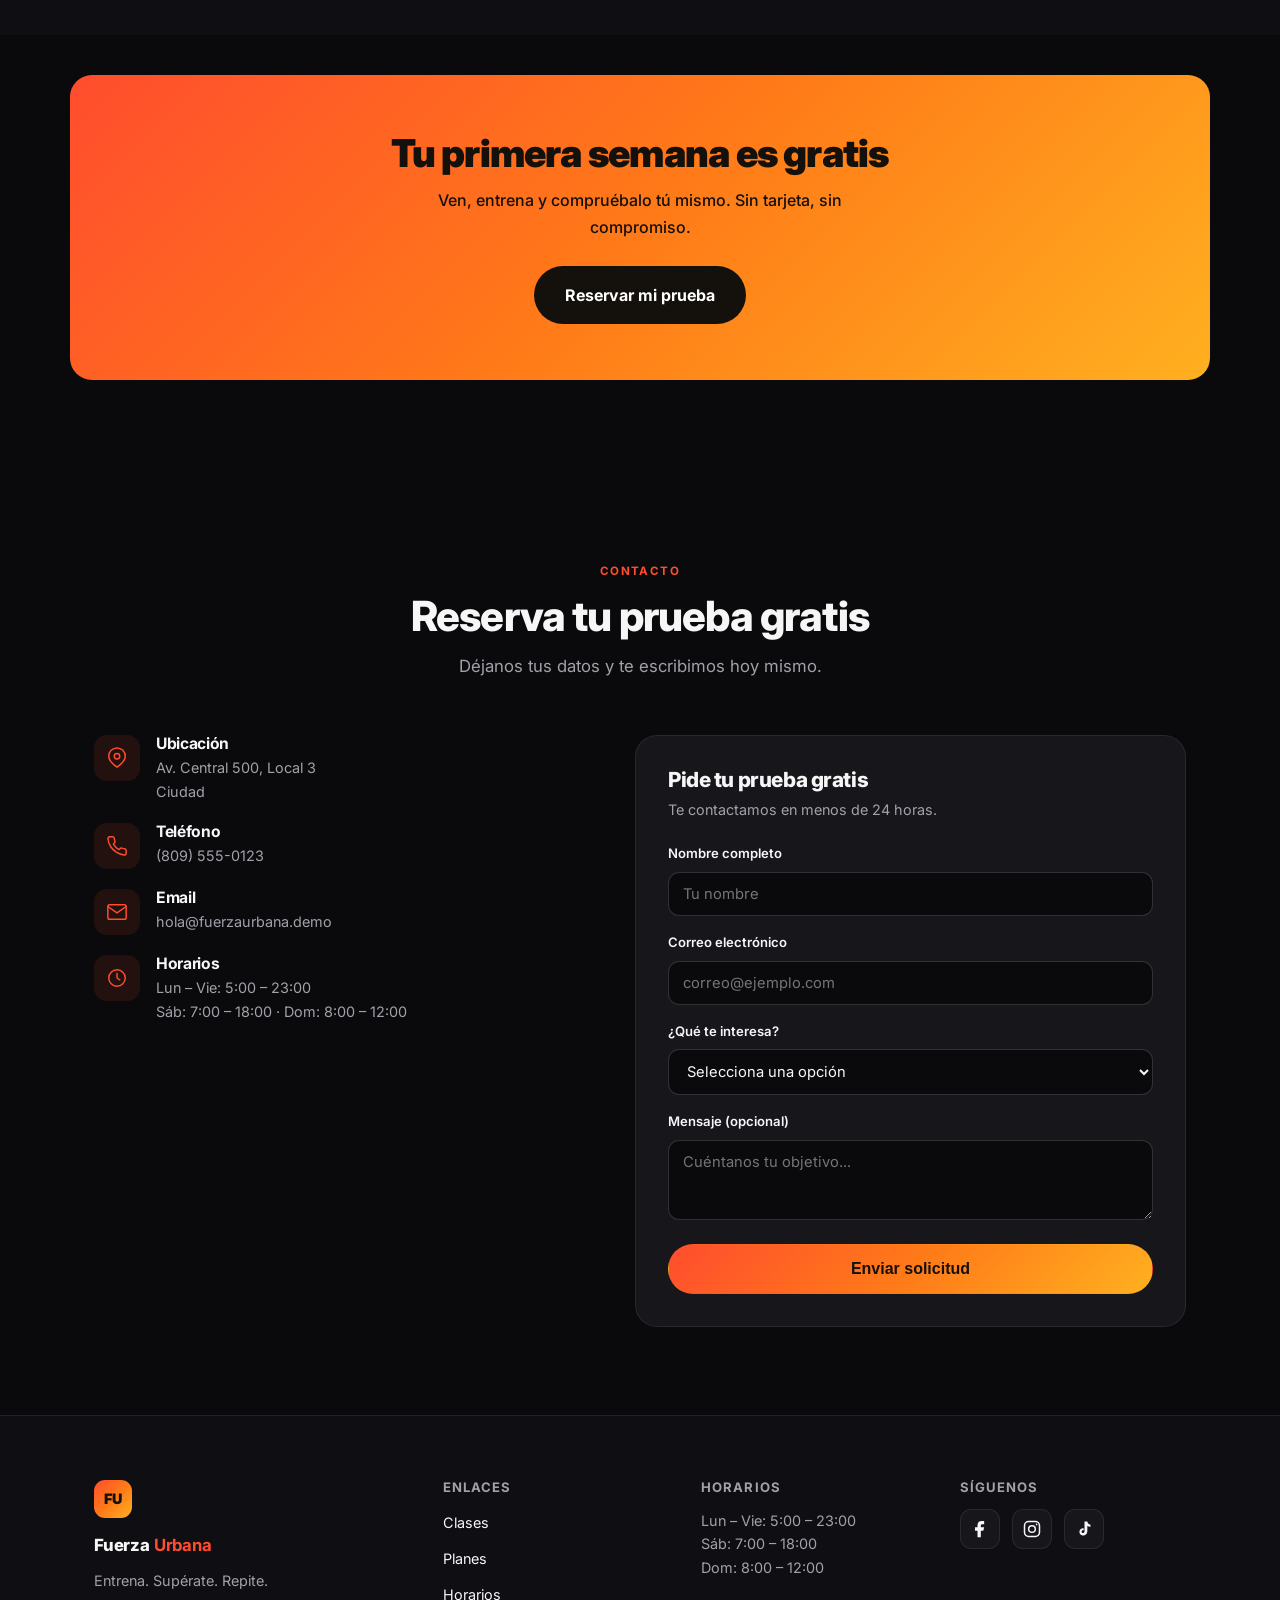
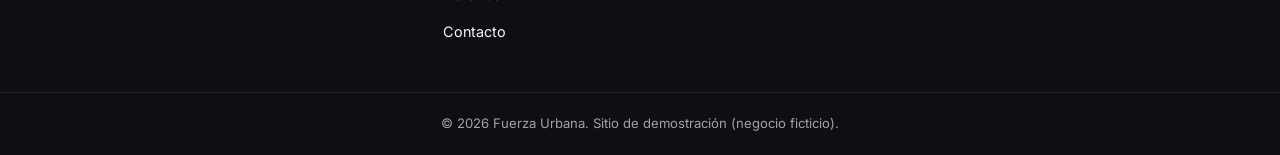
<file: fuerzaurbana/index.html>
<!DOCTYPE html>
<html lang="es">
<head>
  <meta charset="UTF-8">
  <meta name="viewport" content="width=device-width, initial-scale=1.0">
  <title>Fuerza Urbana — Gimnasio y entrenamiento</title>
  <meta name="description" content="Fuerza Urbana: gimnasio con clases dirigidas, entrenadores certificados y planes flexibles. Musculación, funcional, spinning, boxeo y más. Empieza tu prueba gratis.">
  <link rel="preconnect" href="https://fonts.googleapis.com">
  <link rel="preconnect" href="https://fonts.gstatic.com" crossorigin>
  <link href="https://fonts.googleapis.com/css2?family=Inter:wght@400;500;600;700;800;900&display=swap" rel="stylesheet">
  <link rel="stylesheet" href="css/styles.css">
</head>
<body>

  <header class="header" id="header">
    <div class="container header__inner">
      <a href="#" class="logo" aria-label="Fuerza Urbana, inicio">
        <span class="logo__mark">FU</span>
        <span class="logo__text">Fuerza <strong>Urbana</strong></span>
      </a>
      <nav class="nav" id="nav">
        <ul class="nav__list">
          <li><a href="#clases" class="nav__link">Clases</a></li>
          <li><a href="#planes" class="nav__link">Planes</a></li>
          <li><a href="#horarios" class="nav__link">Horarios</a></li>
          <li><a href="#contacto" class="nav__link">Contacto</a></li>
        </ul>
        <a href="#contacto" class="btn btn--primary nav__cta-mobile">Prueba gratis</a>
      </nav>
      <a href="#contacto" class="btn btn--primary header__cta">Prueba gratis</a>
      <button class="hamburger" id="hamburger" aria-label="Abrir menú" aria-expanded="false">
        <span></span><span></span><span></span>
      </button>
    </div>
  </header>

  <section class="hero" id="hero">
    <div class="hero__bg" aria-hidden="true"></div>
    <div class="container hero__inner">
      <span class="hero__badge">Tu primer día es gratis</span>
      <h1 class="hero__title">Entrena. Supérate. <span class="text-highlight">Repite.</span></h1>
      <p class="hero__subtitle">
        Entrenamiento para todos los niveles con entrenadores certificados, equipo moderno y un ambiente que te empuja a dar más. Sin excusas, sin complicaciones.
      </p>
      <div class="hero__actions">
        <a href="#contacto" class="btn btn--primary btn--lg">Empieza gratis</a>
        <a href="#planes" class="btn btn--outline btn--lg">Ver planes</a>
      </div>
      <div class="hero__trust">
        <span>+300 socios activos</span>
        <span>Abierto de 5:00 a 23:00</span>
        <span>Sin contrato forzoso</span>
      </div>
    </div>
  </section>

  <section class="section value-prop">
    <div class="container">
      <div class="value-prop__grid">
        <div class="value-prop__card">
          <span class="value-prop__icon">
            <svg width="26" height="26" viewBox="0 0 24 24" fill="none" stroke="currentColor" stroke-width="1.6" stroke-linecap="round" stroke-linejoin="round"><path d="M6 9v6M18 9v6M3 10v4M21 10v4M6 12h12"/></svg>
          </span>
          <h3>Equipo completo</h3>
          <p>Pesas libres, máquinas, cardio y zona funcional para entrenar lo que necesites.</p>
        </div>
        <div class="value-prop__card">
          <span class="value-prop__icon">
            <svg width="26" height="26" viewBox="0 0 24 24" fill="none" stroke="currentColor" stroke-width="1.6" stroke-linecap="round" stroke-linejoin="round"><circle cx="12" cy="8" r="4"/><path d="M4 21c0-4 3.6-7 8-7s8 3 8 7"/></svg>
          </span>
          <h3>Entrenadores</h3>
          <p>Profesionales certificados que te guían y corrigen tu técnica desde el primer día.</p>
        </div>
        <div class="value-prop__card">
          <span class="value-prop__icon">
            <svg width="26" height="26" viewBox="0 0 24 24" fill="none" stroke="currentColor" stroke-width="1.6" stroke-linecap="round" stroke-linejoin="round"><path d="M12 2v4M12 18v4M2 12h4M18 12h4M5 5l3 3M16 16l3 3M19 5l-3 3M8 16l-3 3"/></svg>
          </span>
          <h3>Clases dirigidas</h3>
          <p>Más de 20 clases semanales: funcional, spinning, boxeo, yoga y mucho más.</p>
        </div>
        <div class="value-prop__card">
          <span class="value-prop__icon">
            <svg width="26" height="26" viewBox="0 0 24 24" fill="none" stroke="currentColor" stroke-width="1.6" stroke-linecap="round" stroke-linejoin="round"><path d="M3 7l9-4 9 4-9 4-9-4z"/><path d="M3 12l9 4 9-4M3 17l9 4 9-4"/></svg>
          </span>
          <h3>Planes flexibles</h3>
          <p>Paga por mes o por año. Sin letras pequeñas ni contratos que te aten.</p>
        </div>
      </div>
    </div>
  </section>

  <section class="section clases" id="clases">
    <div class="container">
      <div class="section__header reveal">
        <span class="section__tag">Clases</span>
        <h2>Encuentra la que va contigo</h2>
        <p>Grupos reducidos y horarios de mañana, tarde y noche.</p>
      </div>
      <div class="clases__grid">
        <article class="clase-card reveal">
          <div class="clase-card__top">
            <span class="clase-card__tag">Fuerza</span>
          </div>
          <h3>Musculación</h3>
          <p>Rutinas de fuerza guiadas para ganar masa muscular con técnica segura.</p>
        </article>
        <article class="clase-card reveal">
          <div class="clase-card__top">
            <span class="clase-card__tag">Intenso</span>
          </div>
          <h3>Funcional</h3>
          <p>Entrenamiento de cuerpo completo con peso corporal y accesorios.</p>
        </article>
        <article class="clase-card reveal">
          <div class="clase-card__top">
            <span class="clase-card__tag">Cardio</span>
          </div>
          <h3>Spinning</h3>
          <p>Pedalea al ritmo de la música. Quema calorías y mejora tu resistencia.</p>
        </article>
        <article class="clase-card reveal">
          <div class="clase-card__top">
            <span class="clase-card__tag">Combat</span>
          </div>
          <h3>Boxeo</h3>
          <p>Aprende técnica, mejora tu coordinación y libera el estrés del día.</p>
        </article>
        <article class="clase-card reveal">
          <div class="clase-card__top">
            <span class="clase-card__tag">Calma</span>
          </div>
          <h3>Yoga</h3>
          <p>Flexibilidad, respiración y equilibrio para cuerpo y mente.</p>
        </article>
        <article class="clase-card reveal">
          <div class="clase-card__top">
            <span class="clase-card__tag">Hiit</span>
          </div>
          <h3>HIIT</h3>
          <p>Intervalos de alta intensidad en sesiones cortas y efectivas.</p>
        </article>
      </div>
    </div>
  </section>

  <section class="section planes" id="planes">
    <div class="container">
      <div class="section__header reveal">
        <span class="section__tag">Planes</span>
        <h2>Elige cómo quieres entrenar</h2>
        <p>Sin matrícula. Cancela cuando quieras.</p>
      </div>
      <div class="planes__grid">
        <article class="plan-card reveal">
          <h3 class="plan-card__name">Básico</h3>
          <div class="plan-card__price"><span>$1.200</span> / mes</div>
          <ul class="plan-card__list">
            <li>Acceso al gimnasio</li>
            <li>Horario completo</li>
            <li>Rutina de inicio</li>
          </ul>
          <a href="#contacto" class="btn btn--outline btn--block">Quiero este</a>
        </article>
        <article class="plan-card plan-card--featured reveal">
          <span class="plan-card__badge">Más elegido</span>
          <h3 class="plan-card__name">Pro</h3>
          <div class="plan-card__price"><span>$1.900</span> / mes</div>
          <ul class="plan-card__list">
            <li>Todo lo del plan Básico</li>
            <li>Todas las clases dirigidas</li>
            <li>3 sesiones con entrenador</li>
            <li>Plan de alimentación</li>
          </ul>
          <a href="#contacto" class="btn btn--primary btn--block">Quiero este</a>
        </article>
        <article class="plan-card reveal">
          <h3 class="plan-card__name">Elite</h3>
          <div class="plan-card__price"><span>$2.600</span> / mes</div>
          <ul class="plan-card__list">
            <li>Todo lo del plan Pro</li>
            <li>Entrenador personal</li>
            <li>Seguimiento mensual</li>
          </ul>
          <a href="#contacto" class="btn btn--outline btn--block">Quiero este</a>
        </article>
      </div>
    </div>
  </section>

  <section class="section horarios" id="horarios">
    <div class="container">
      <div class="section__header reveal">
        <span class="section__tag">Horarios</span>
        <h2>Entrena cuando te venga bien</h2>
      </div>
      <div class="horarios__wrap reveal">
        <table class="horarios__table">
          <thead>
            <tr>
              <th>Día</th>
              <th>Mañana</th>
              <th>Tarde</th>
              <th>Noche</th>
            </tr>
          </thead>
          <tbody>
            <tr><td>Lunes a Viernes</td><td>5:00 – 12:00</td><td>14:00 – 19:00</td><td>19:00 – 23:00</td></tr>
            <tr><td>Sábado</td><td>7:00 – 12:00</td><td>14:00 – 18:00</td><td>Cerrado</td></tr>
            <tr><td>Domingo</td><td>8:00 – 12:00</td><td>Cerrado</td><td>Cerrado</td></tr>
          </tbody>
        </table>
      </div>
    </div>
  </section>

  <section class="section cta-section">
    <div class="container cta-section__inner reveal">
      <h2>Tu primera semana es gratis</h2>
      <p>Ven, entrena y compruébalo tú mismo. Sin tarjeta, sin compromiso.</p>
      <a href="#contacto" class="btn btn--primary btn--lg">Reservar mi prueba</a>
    </div>
  </section>

  <section class="section contacto" id="contacto">
    <div class="container">
      <div class="section__header reveal">
        <span class="section__tag">Contacto</span>
        <h2>Reserva tu prueba gratis</h2>
        <p>Déjanos tus datos y te escribimos hoy mismo.</p>
      </div>
      <div class="contacto__grid">
        <div class="contacto__info reveal">
          <div class="contacto__item">
            <span class="contacto__icon">
              <svg width="22" height="22" viewBox="0 0 24 24" fill="none" stroke="currentColor" stroke-width="1.6" stroke-linecap="round" stroke-linejoin="round"><path d="M21 10c0 6-9 12-9 12s-9-6-9-12a9 9 0 0118 0z"/><circle cx="12" cy="10" r="3"/></svg>
            </span>
            <div>
              <h4>Ubicación</h4>
              <p>Av. Central 500, Local 3<br>Ciudad</p>
            </div>
          </div>
          <div class="contacto__item">
            <span class="contacto__icon">
              <svg width="22" height="22" viewBox="0 0 24 24" fill="none" stroke="currentColor" stroke-width="1.6" stroke-linecap="round" stroke-linejoin="round"><path d="M22 16.9v3a2 2 0 01-2.2 2 19.8 19.8 0 01-8.6-3.1 19.5 19.5 0 01-6-6 19.8 19.8 0 01-3.1-8.7A2 2 0 014 2h3a2 2 0 012 1.7c.1 1 .4 1.9.7 2.8a2 2 0 01-.5 2.1L8.1 9.9a16 16 0 006 6l1.3-1.1a2 2 0 012.1-.5c.9.3 1.8.6 2.8.7a2 2 0 011.7 2z"/></svg>
            </span>
            <div>
              <h4>Teléfono</h4>
              <p>(809) 555-0123</p>
            </div>
          </div>
          <div class="contacto__item">
            <span class="contacto__icon">
              <svg width="22" height="22" viewBox="0 0 24 24" fill="none" stroke="currentColor" stroke-width="1.6" stroke-linecap="round" stroke-linejoin="round"><path d="M4 4h16c1.1 0 2 .9 2 2v12c0 1.1-.9 2-2 2H4c-1.1 0-2-.9-2-2V6c0-1.1.9-2 2-2z"/><polyline points="22,6 12,13 2,6"/></svg>
            </span>
            <div>
              <h4>Email</h4>
              <p>hola@fuerzaurbana.demo</p>
            </div>
          </div>
          <div class="contacto__item">
            <span class="contacto__icon">
              <svg width="22" height="22" viewBox="0 0 24 24" fill="none" stroke="currentColor" stroke-width="1.6" stroke-linecap="round" stroke-linejoin="round"><circle cx="12" cy="12" r="9"/><polyline points="12 7 12 12 15 14"/></svg>
            </span>
            <div>
              <h4>Horarios</h4>
              <p>Lun – Vie: 5:00 – 23:00<br>Sáb: 7:00 – 18:00 · Dom: 8:00 – 12:00</p>
            </div>
          </div>
        </div>
        <form class="contacto__form reveal" id="contactForm" novalidate>
          <h3>Pide tu prueba gratis</h3>
          <p>Te contactamos en menos de 24 horas.</p>
          <div class="form__group">
            <label for="nombre">Nombre completo</label>
            <input type="text" id="nombre" name="nombre" required placeholder="Tu nombre">
            <span class="form__error">Campo requerido</span>
          </div>
          <div class="form__group">
            <label for="email">Correo electrónico</label>
            <input type="email" id="email" name="email" required placeholder="correo@ejemplo.com">
            <span class="form__error">Email inválido</span>
          </div>
          <div class="form__group">
            <label for="interes">¿Qué te interesa?</label>
            <select id="interes" name="interes">
              <option value="">Selecciona una opción</option>
              <option value="gimnasio">Solo gimnasio</option>
              <option value="clases">Clases dirigidas</option>
              <option value="personal">Entrenador personal</option>
              <option value="no-se">Todavía no lo sé</option>
            </select>
          </div>
          <div class="form__group">
            <label for="mensaje">Mensaje (opcional)</label>
            <textarea id="mensaje" name="mensaje" rows="3" placeholder="Cuéntanos tu objetivo..."></textarea>
          </div>
          <button type="submit" class="btn btn--primary btn--lg btn--block">Enviar solicitud</button>
        </form>
      </div>
    </div>
  </section>

  <footer class="footer">
    <div class="container footer__inner">
      <div class="footer__brand">
        <span class="logo__mark">FU</span>
        <span class="logo__text">Fuerza <strong>Urbana</strong></span>
        <p>Entrena. Supérate. Repite.</p>
      </div>
      <div class="footer__links">
        <h4>Enlaces</h4>
        <ul>
          <li><a href="#clases">Clases</a></li>
          <li><a href="#planes">Planes</a></li>
          <li><a href="#horarios">Horarios</a></li>
          <li><a href="#contacto">Contacto</a></li>
        </ul>
      </div>
      <div class="footer__schedule">
        <h4>Horarios</h4>
        <p>Lun – Vie: 5:00 – 23:00</p>
        <p>Sáb: 7:00 – 18:00</p>
        <p>Dom: 8:00 – 12:00</p>
      </div>
      <div class="footer__social">
        <h4>Síguenos</h4>
        <div class="footer__social-icons">
          <a href="#" aria-label="Facebook">
            <svg width="20" height="20" viewBox="0 0 24 24" fill="currentColor"><path d="M13 22v-8h3l1-4h-4V8c0-1.1.3-1.8 1.9-1.8H17V2.6C16.6 2.6 15.4 2.5 14 2.5 11 2.5 9 4.3 9 7.6V10H6v4h3v8h4z"/></svg>
          </a>
          <a href="#" aria-label="Instagram">
            <svg width="20" height="20" viewBox="0 0 24 24" fill="none" stroke="currentColor" stroke-width="1.8"><rect x="3" y="3" width="18" height="18" rx="5"/><circle cx="12" cy="12" r="4"/><circle cx="17.5" cy="6.5" r="1" fill="currentColor" stroke="none"/></svg>
          </a>
          <a href="#" aria-label="TikTok">
            <svg width="20" height="20" viewBox="0 0 24 24" fill="currentColor"><path d="M16 3c.4 2.1 1.7 3.5 3.8 3.8v2.6c-1.3.1-2.5-.2-3.8-.9v6.1c0 3.4-2.6 5.6-5.8 5.1-2.3-.4-3.9-2.4-3.7-4.8.2-2.2 2-3.9 4.2-3.9.3 0 .6 0 .9.1v2.7c-.3-.1-.6-.2-.9-.2-1 0-1.7.8-1.6 1.8.1.9.9 1.5 1.8 1.5 1 0 1.7-.7 1.7-1.8V3H16z"/></svg>
          </a>
        </div>
      </div>
    </div>
    <div class="footer__bottom">
      <div class="container">
        <p>&copy; 2026 Fuerza Urbana. Sitio de demostración (negocio ficticio).</p>
      </div>
    </div>
  </footer>

  <script src="js/main.js"></script>
</body>
</html>
</file>
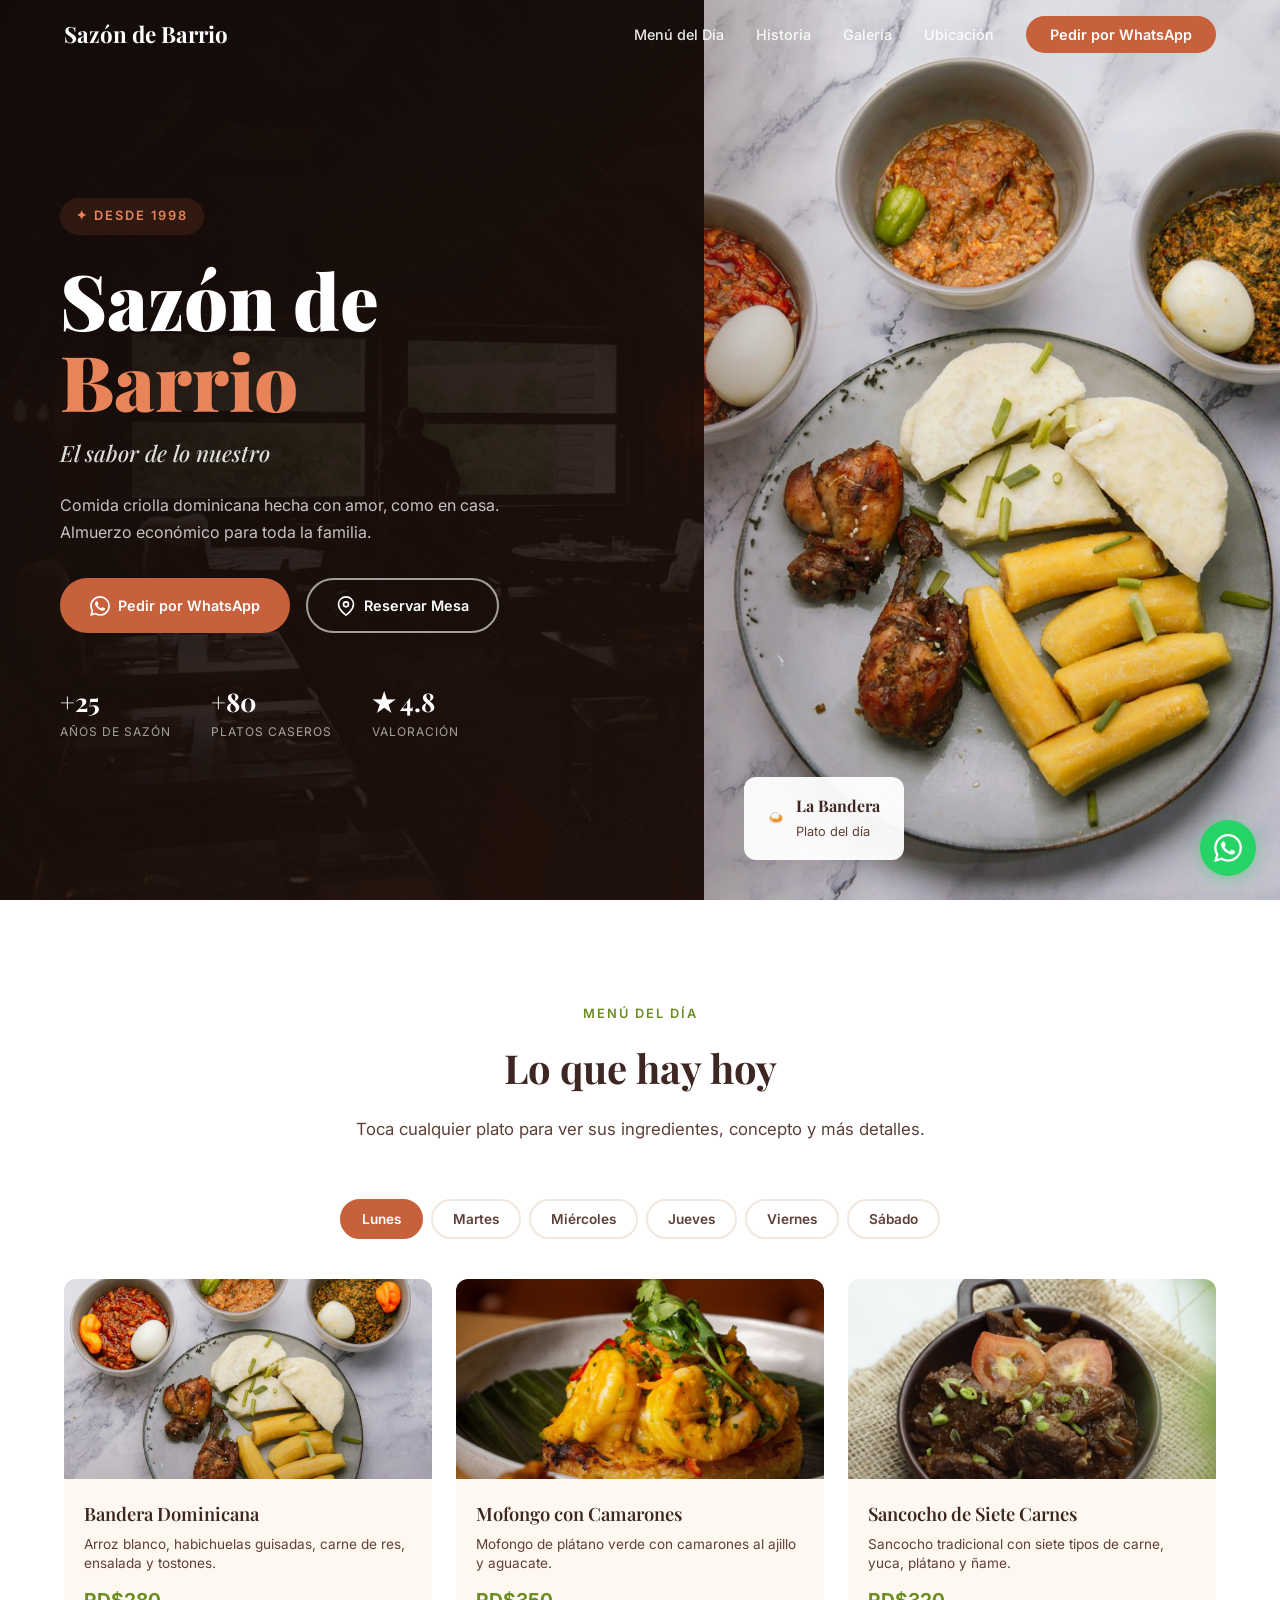
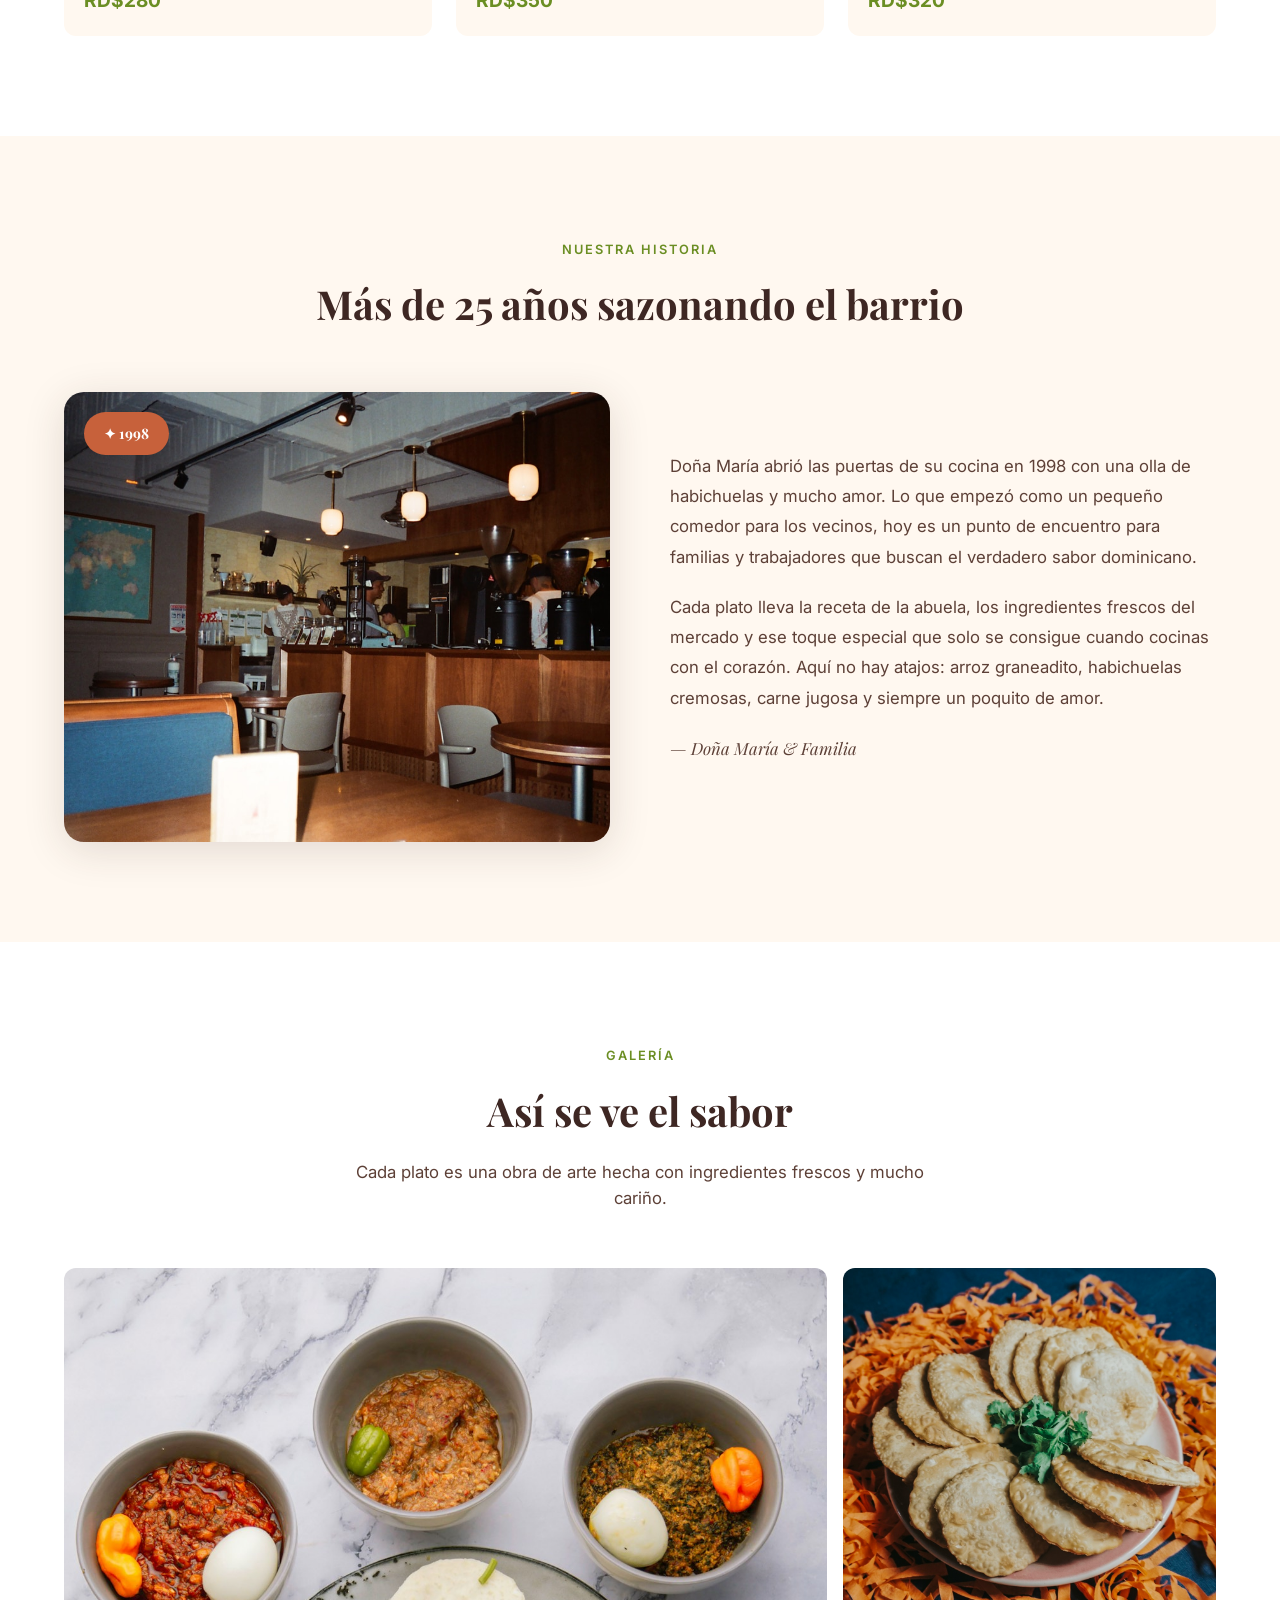
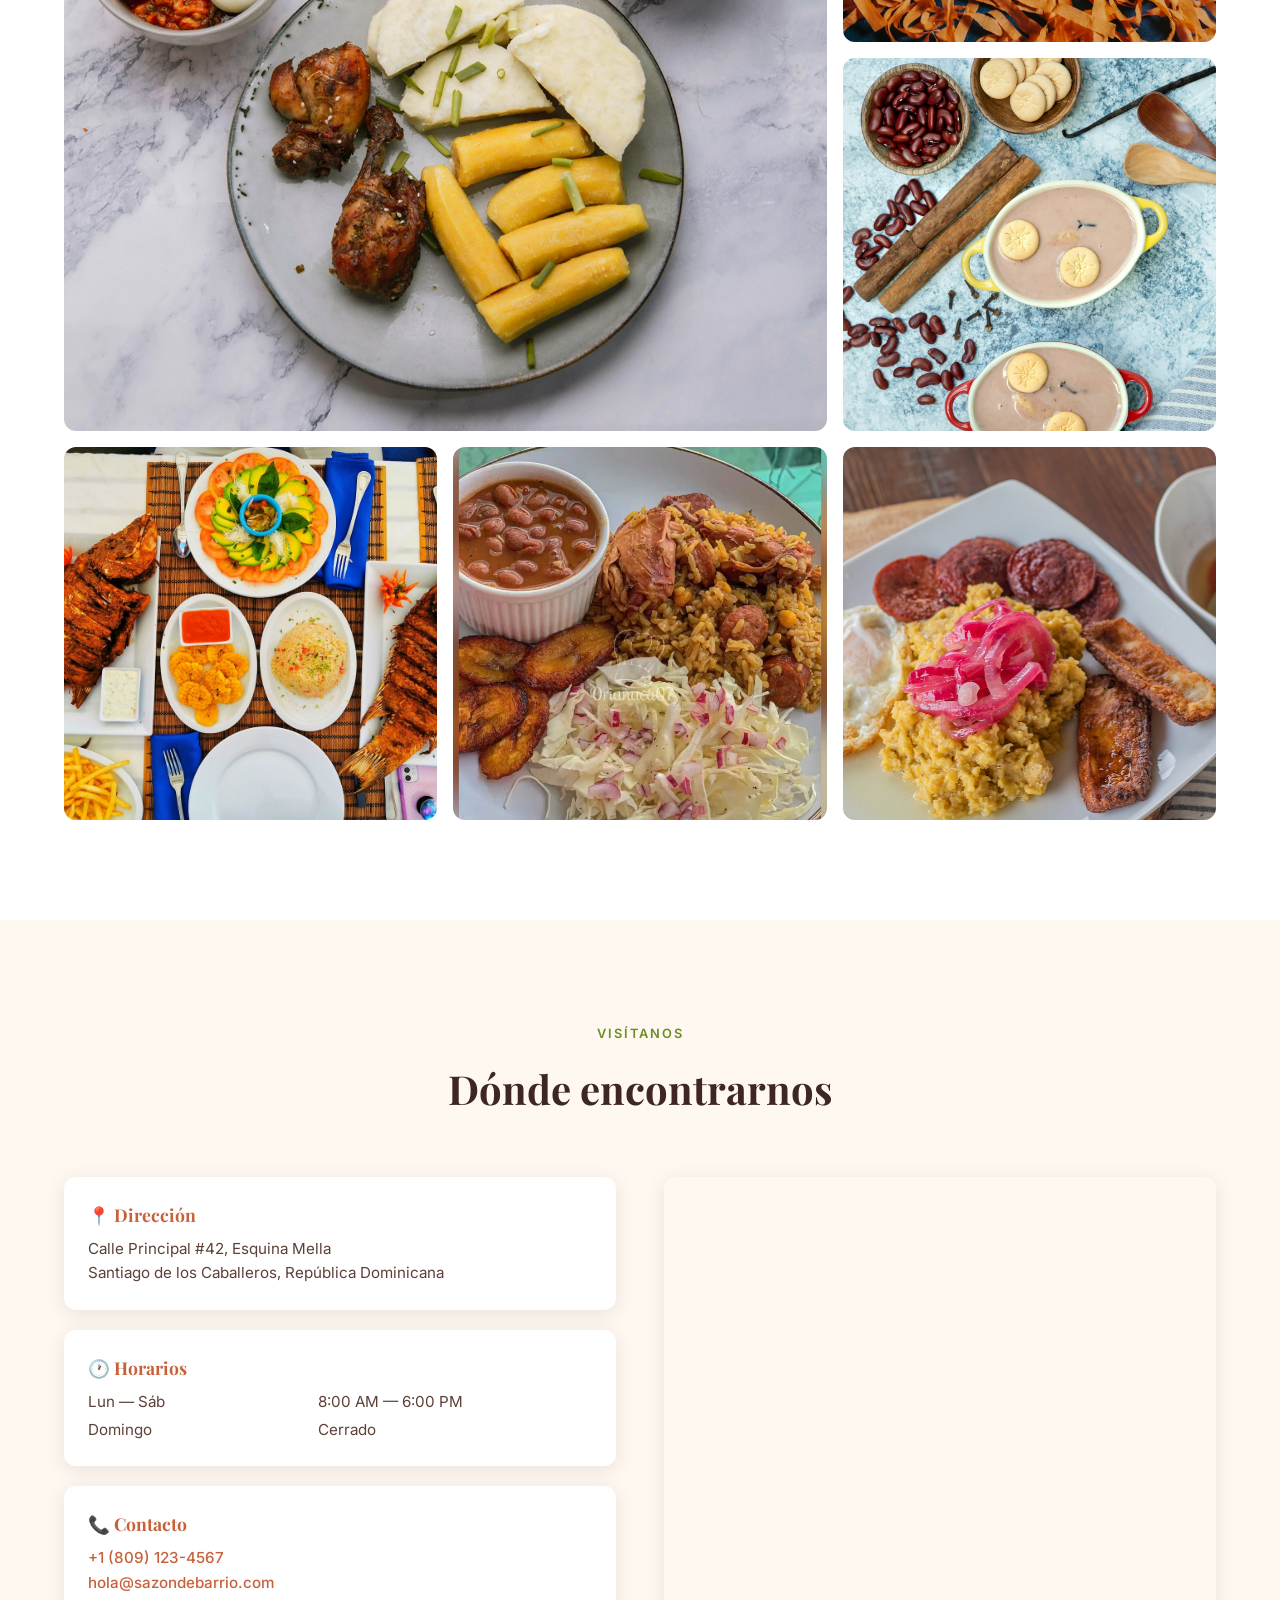
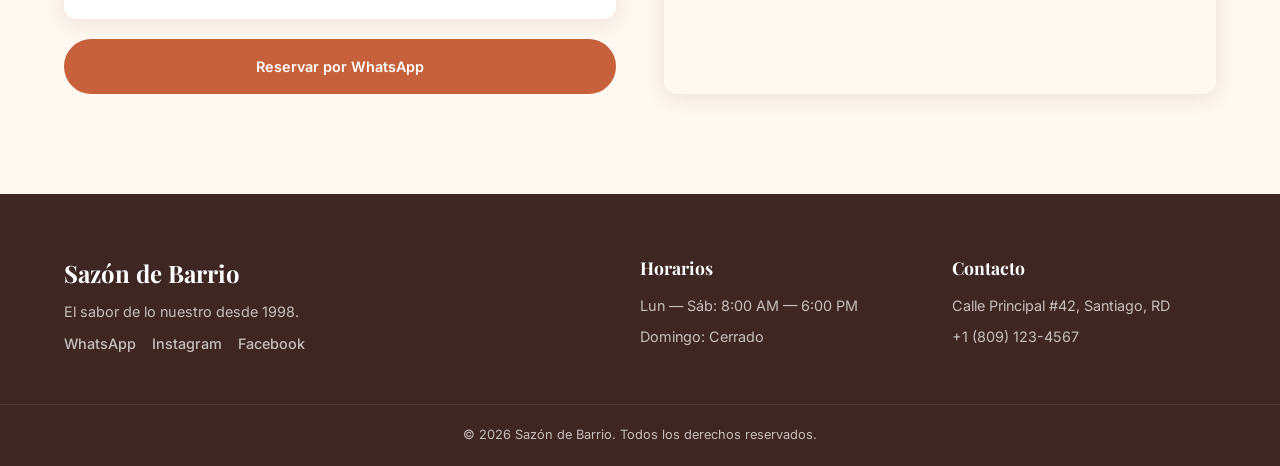
<file: sazondebarrio/index.html>
<!DOCTYPE html>
<html lang="es">
<head>
  <meta charset="UTF-8">
  <meta name="viewport" content="width=device-width, initial-scale=1.0">
  <title>Sazón de Barrio — Comida Criolla Dominicana</title>
  <meta name="description" content="Sazón de Barrio: comida criolla dominicana en ambiente familiar. Almuerzo económico con el mejor sabor del barrio. Haz tu pedido por WhatsApp.">
  <meta property="og:title" content="Sazón de Barrio — Comida Criolla Dominicana">
  <meta property="og:description" content="El sabor de lo nuestro. Almuerzo familiar, económico y delicioso.">
  <meta property="og:image" content="assets/images/comida-1.jpg">
  <meta property="og:type" content="website">
  <link rel="preconnect" href="https://fonts.googleapis.com">
  <link rel="preconnect" href="https://fonts.gstatic.com" crossorigin>
  <link href="https://fonts.googleapis.com/css2?family=Playfair+Display:wght@400;600;700;900&family=Inter:wght@400;500;600;700&display=swap" rel="stylesheet">
  <link rel="stylesheet" href="styles.css">
</head>
<body>

  <nav class="nav">
    <div class="container nav__container">
      <a href="#" class="nav__logo">Sazón de Barrio</a>
      <button class="nav__toggle" aria-label="Menú" id="navToggle">
        <span></span><span></span><span></span>
      </button>
      <ul class="nav__menu" id="navMenu">
        <li><a href="#menu" class="nav__link">Menú del Día</a></li>
        <li><a href="#historia" class="nav__link">Historia</a></li>
        <li><a href="#galeria" class="nav__link">Galería</a></li>
        <li><a href="#ubicacion" class="nav__link">Ubicación</a></li>
        <li><a href="https://wa.me/18091234567?text=¡Hola!%20Quiero%20hacer%20un%20pedido" class="nav__cta" target="_blank">Pedir por WhatsApp</a></li>
      </ul>
    </div>
  </nav>

  <section class="hero" id="hero">
    <div class="hero__left">
      <div class="hero__bg"></div>
      <div class="hero__content">
        <span class="hero__badge">✦ Desde 1998</span>
        <h1 class="hero__title">
          <span class="hero__title-line">Sazón de</span>
          <span class="hero__title-line hero__title-line--accent">Barrio</span>
        </h1>
        <p class="hero__subtitle">El sabor de lo nuestro</p>
        <p class="hero__desc">Comida criolla dominicana hecha con amor, como en casa. Almuerzo económico para toda la familia.</p>
        <div class="hero__actions">
          <a href="https://wa.me/18091234567?text=¡Hola!%20Quiero%20hacer%20un%20pedido" class="btn btn--primary" target="_blank">
            <svg width="20" height="20" viewBox="0 0 24 24" fill="currentColor"><path d="M17.472 14.382c-.297-.149-1.758-.867-2.03-.967-.273-.099-.471-.148-.67.15-.197.297-.767.966-.94 1.164-.173.199-.347.223-.644.075-.297-.15-1.255-.463-2.39-1.475-.883-.788-1.48-1.761-1.653-2.059-.173-.297-.018-.458.13-.606.134-.133.298-.347.446-.52.149-.174.198-.298.298-.497.099-.198.05-.371-.025-.52-.075-.149-.669-1.612-.916-2.207-.242-.579-.487-.5-.669-.51-.173-.008-.371-.01-.57-.01-.198 0-.52.074-.792.372-.272.297-1.04 1.016-1.04 2.479 0 1.462 1.065 2.875 1.213 3.074.149.198 2.096 3.2 5.077 4.487.709.306 1.262.489 1.694.625.712.227 1.36.195 1.871.118.571-.085 1.758-.719 2.006-1.413.248-.694.248-1.289.173-1.413-.074-.124-.272-.198-.57-.347m-5.421 7.403h-.004a9.87 9.87 0 01-5.031-1.378l-.361-.214-3.741.982.998-3.648-.235-.374a9.86 9.86 0 01-1.51-5.26c.001-5.45 4.436-9.884 9.888-9.884 2.64 0 5.122 1.03 6.988 2.898a9.825 9.825 0 012.893 6.994c-.003 5.45-4.437 9.884-9.885 9.884m8.413-18.297A11.815 11.815 0 0012.05 0C5.495 0 .16 5.335.157 11.892c0 2.096.547 4.142 1.588 5.945L.057 24l6.305-1.654a11.882 11.882 0 005.683 1.448h.005c6.554 0 11.89-5.335 11.893-11.893a11.821 11.821 0 00-3.48-8.413z"/></svg>
            Pedir por WhatsApp
          </a>
          <a href="#ubicacion" class="btn btn--outline">
            <svg width="20" height="20" viewBox="0 0 24 24" fill="none" stroke="currentColor" stroke-width="2"><path d="M21 10c0 7-9 13-9 13s-9-6-9-13a9 9 0 0118 0z"/><circle cx="12" cy="10" r="3"/></svg>
            Reservar Mesa
          </a>
        </div>
        <div class="hero__stats">
          <div class="hero__stat">
            <span class="hero__stat-num">+25</span>
            <span class="hero__stat-label">Años de sazón</span>
          </div>
          <div class="hero__stat">
            <span class="hero__stat-num">+80</span>
            <span class="hero__stat-label">Platos caseros</span>
          </div>
          <div class="hero__stat">
            <span class="hero__stat-num">★ 4.8</span>
            <span class="hero__stat-label">Valoración</span>
          </div>
        </div>
      </div>
    </div>
    <div class="hero__right">
      <img src="assets/images/comida-1.jpg" alt="Bandera Dominicana: arroz, habichuelas, carne y tostones" class="hero__image" loading="eager">
      <div class="hero__image-overlay"></div>
      <div class="hero__badge-plato">
        <span class="hero__badge-plato-icon">🍛</span>
        <div>
          <strong>La Bandera</strong>
          <span>Plato del día</span>
        </div>
      </div>
    </div>
  </section>

  <section class="menu" id="menu">
    <div class="container">
      <div class="section__header">
        <span class="section__tag">Menú del Día</span>
        <h2 class="section__title">Lo que hay hoy</h2>
        <p class="section__desc">Toca cualquier plato para ver sus ingredientes, concepto y más detalles.</p>
      </div>
      <div class="menu__days">
        <button class="menu__day-btn active" data-day="0">Lunes</button>
        <button class="menu__day-btn" data-day="1">Martes</button>
        <button class="menu__day-btn" data-day="2">Miércoles</button>
        <button class="menu__day-btn" data-day="3">Jueves</button>
        <button class="menu__day-btn" data-day="4">Viernes</button>
        <button class="menu__day-btn" data-day="5">Sábado</button>
      </div>
      <div class="menu__grid" id="menuGrid"></div>
    </div>
  </section>

  <section class="historia" id="historia">
    <div class="container">
      <div class="section__header">
        <span class="section__tag">Nuestra Historia</span>
        <h2 class="section__title">Más de 25 años sazonando el barrio</h2>
      </div>
      <div class="historia__content">
        <div class="historia__img">
          <img src="assets/images/interior.jpg" alt="Interior de Sazón de Barrio" loading="lazy">
          <div class="historia__img-badge">✦ 1998</div>
        </div>
        <div class="historia__text">
          <p>Doña María abrió las puertas de su cocina en 1998 con una olla de habichuelas y mucho amor. Lo que empezó como un pequeño comedor para los vecinos, hoy es un punto de encuentro para familias y trabajadores que buscan el verdadero sabor dominicano.</p>
          <p>Cada plato lleva la receta de la abuela, los ingredientes frescos del mercado y ese toque especial que solo se consigue cuando cocinas con el corazón. Aquí no hay atajos: arroz graneadito, habichuelas cremosas, carne jugosa y siempre un poquito de amor.</p>
          <p class="historia__firma">— Doña María & Familia</p>
        </div>
      </div>
    </div>
  </section>

  <section class="galeria" id="galeria">
    <div class="container">
      <div class="section__header">
        <span class="section__tag">Galería</span>
        <h2 class="section__title">Así se ve el sabor</h2>
        <p class="section__desc">Cada plato es una obra de arte hecha con ingredientes frescos y mucho cariño.</p>
      </div>
      <div class="galeria__grid">
        <div class="galeria__item galeria__item--wide">
          <img src="assets/images/comida-1.jpg" alt="Bandera Dominicana" loading="lazy">
        </div>
        <div class="galeria__item">
          <img src="assets/images/comida-2.jpg" alt="Empanadas dominicanas" loading="lazy">
        </div>
        <div class="galeria__item">
          <img src="assets/images/comida-3.jpg" alt="Habichuelas con dulce" loading="lazy">
        </div>
        <div class="galeria__item">
          <img src="assets/images/comida-4.jpg" alt="Pescado frito con arroz" loading="lazy">
        </div>
        <div class="galeria__item">
          <img src="assets/images/1.jpg" alt="Plato criollo" loading="lazy">
        </div>
        <div class="galeria__item">
          <img src="assets/images/3.jpg" alt="Cocina dominicana" loading="lazy">
        </div>
      </div>
    </div>
  </section>

  <section class="ubicacion" id="ubicacion">
    <div class="container">
      <div class="section__header">
        <span class="section__tag">Visítanos</span>
        <h2 class="section__title">Dónde encontrarnos</h2>
      </div>
      <div class="ubicacion__content">
        <div class="ubicacion__info">
          <div class="ubicacion__card">
            <h3>📍 Dirección</h3>
            <p>Calle Principal #42, Esquina Mella<br>Santiago de los Caballeros, República Dominicana</p>
          </div>
          <div class="ubicacion__card">
            <h3>🕐 Horarios</h3>
            <div class="ubicacion__horarios">
              <span>Lun — Sáb</span><span>8:00 AM — 6:00 PM</span>
              <span>Domingo</span><span>Cerrado</span>
            </div>
          </div>
          <div class="ubicacion__card">
            <h3>📞 Contacto</h3>
            <p><a href="https://wa.me/18091234567" target="_blank">+1 (809) 123-4567</a></p>
            <p><a href="mailto:hola@sazondebarrio.com">hola@sazondebarrio.com</a></p>
          </div>
          <a href="https://wa.me/18091234567?text=¡Hola!%20Quiero%20reservar%20una%20mesa" class="btn btn--primary" target="_blank">Reservar por WhatsApp</a>
        </div>
        <div class="ubicacion__mapa">
          <iframe src="https://www.openstreetmap.org/export/embed.html?bbox=-70.7333%2C19.45%2C-70.6933%2C19.48&amp;layer=mapnik&amp;marker=19.465%2C-70.7133" loading="lazy" title="Mapa de ubicación"></iframe>
        </div>
      </div>
    </div>
  </section>

  <footer class="footer">
    <div class="container footer__container">
      <div class="footer__brand">
        <h3>Sazón de Barrio</h3>
        <p>El sabor de lo nuestro desde 1998.</p>
        <div class="footer__social">
          <a href="https://wa.me/18091234567" target="_blank" aria-label="WhatsApp">WhatsApp</a>
          <a href="#" target="_blank" aria-label="Instagram">Instagram</a>
          <a href="#" target="_blank" aria-label="Facebook">Facebook</a>
        </div>
      </div>
      <div class="footer__horarios">
        <h4>Horarios</h4>
        <p>Lun — Sáb: 8:00 AM — 6:00 PM</p>
        <p>Domingo: Cerrado</p>
      </div>
      <div class="footer__contacto">
        <h4>Contacto</h4>
        <p>Calle Principal #42, Santiago, RD</p>
        <p>+1 (809) 123-4567</p>
      </div>
    </div>
    <div class="footer__bottom">
      <div class="container">
        <p>&copy; 2026 Sazón de Barrio. Todos los derechos reservados.</p>
      </div>
    </div>
  </footer>

  <a href="https://wa.me/18091234567?text=¡Hola!%20Quiero%20hacer%20un%20pedido" class="whatsapp-float" target="_blank" aria-label="Pedir por WhatsApp">
    <svg width="28" height="28" viewBox="0 0 24 24" fill="white"><path d="M17.472 14.382c-.297-.149-1.758-.867-2.03-.967-.273-.099-.471-.148-.67.15-.197.297-.767.966-.94 1.164-.173.199-.347.223-.644.075-.297-.15-1.255-.463-2.39-1.475-.883-.788-1.48-1.761-1.653-2.059-.173-.297-.018-.458.13-.606.134-.133.298-.347.446-.52.149-.174.198-.298.298-.497.099-.198.05-.371-.025-.52-.075-.149-.669-1.612-.916-2.207-.242-.579-.487-.5-.669-.51-.173-.008-.371-.01-.57-.01-.198 0-.52.074-.792.372-.272.297-1.04 1.016-1.04 2.479 0 1.462 1.065 2.875 1.213 3.074.149.198 2.096 3.2 5.077 4.487.709.306 1.262.489 1.694.625.712.227 1.36.195 1.871.118.571-.085 1.758-.719 2.006-1.413.248-.694.248-1.289.173-1.413-.074-.124-.272-.198-.57-.347m-5.421 7.403h-.004a9.87 9.87 0 01-5.031-1.378l-.361-.214-3.741.982.998-3.648-.235-.374a9.86 9.86 0 01-1.51-5.26c.001-5.45 4.436-9.884 9.888-9.884 2.64 0 5.122 1.03 6.988 2.898a9.825 9.825 0 012.893 6.994c-.003 5.45-4.437 9.884-9.885 9.884m8.413-18.297A11.815 11.815 0 0012.05 0C5.495 0 .16 5.335.157 11.892c0 2.096.547 4.142 1.588 5.945L.057 24l6.305-1.654a11.882 11.882 0 005.683 1.448h.005c6.554 0 11.89-5.335 11.893-11.893a11.821 11.821 0 00-3.48-8.413z"/></svg>
  </a>

  <div class="modal" id="dishModal">
    <div class="modal__backdrop" id="modalBackdrop"></div>
    <div class="modal__content" id="modalContent">
      <button class="modal__close" id="modalClose">&times;</button>
      <div class="modal__layout">
        <div class="modal__image-wrap">
          <img class="modal__image" id="modalImage" alt="">
        </div>
        <div class="modal__info">
          <span class="modal__tag" id="modalTag">Plato del día</span>
          <h2 class="modal__name" id="modalName"></h2>
          <span class="modal__price" id="modalPrice"></span>
          <p class="modal__desc" id="modalDesc"></p>
          <div class="modal__section">
            <h3>🧑‍🍳 Concepto</h3>
            <p id="modalConcepto"></p>
          </div>
          <div class="modal__section">
            <h3>🥗 Ingredientes</h3>
            <div class="modal__ingredientes" id="modalIngredientes"></div>
          </div>
          <a class="btn btn--primary modal__btn" id="modalWhatsApp" target="_blank">
            Pedir por WhatsApp
          </a>
        </div>
      </div>
    </div>
  </div>

  <div class="lightbox" id="lightbox">
    <button class="lightbox__close" id="lightboxClose">&times;</button>
    <img class="lightbox__img" id="lightboxImg" alt="">
  </div>

  <script src="main.js"></script>
</body>
</html>
</file>
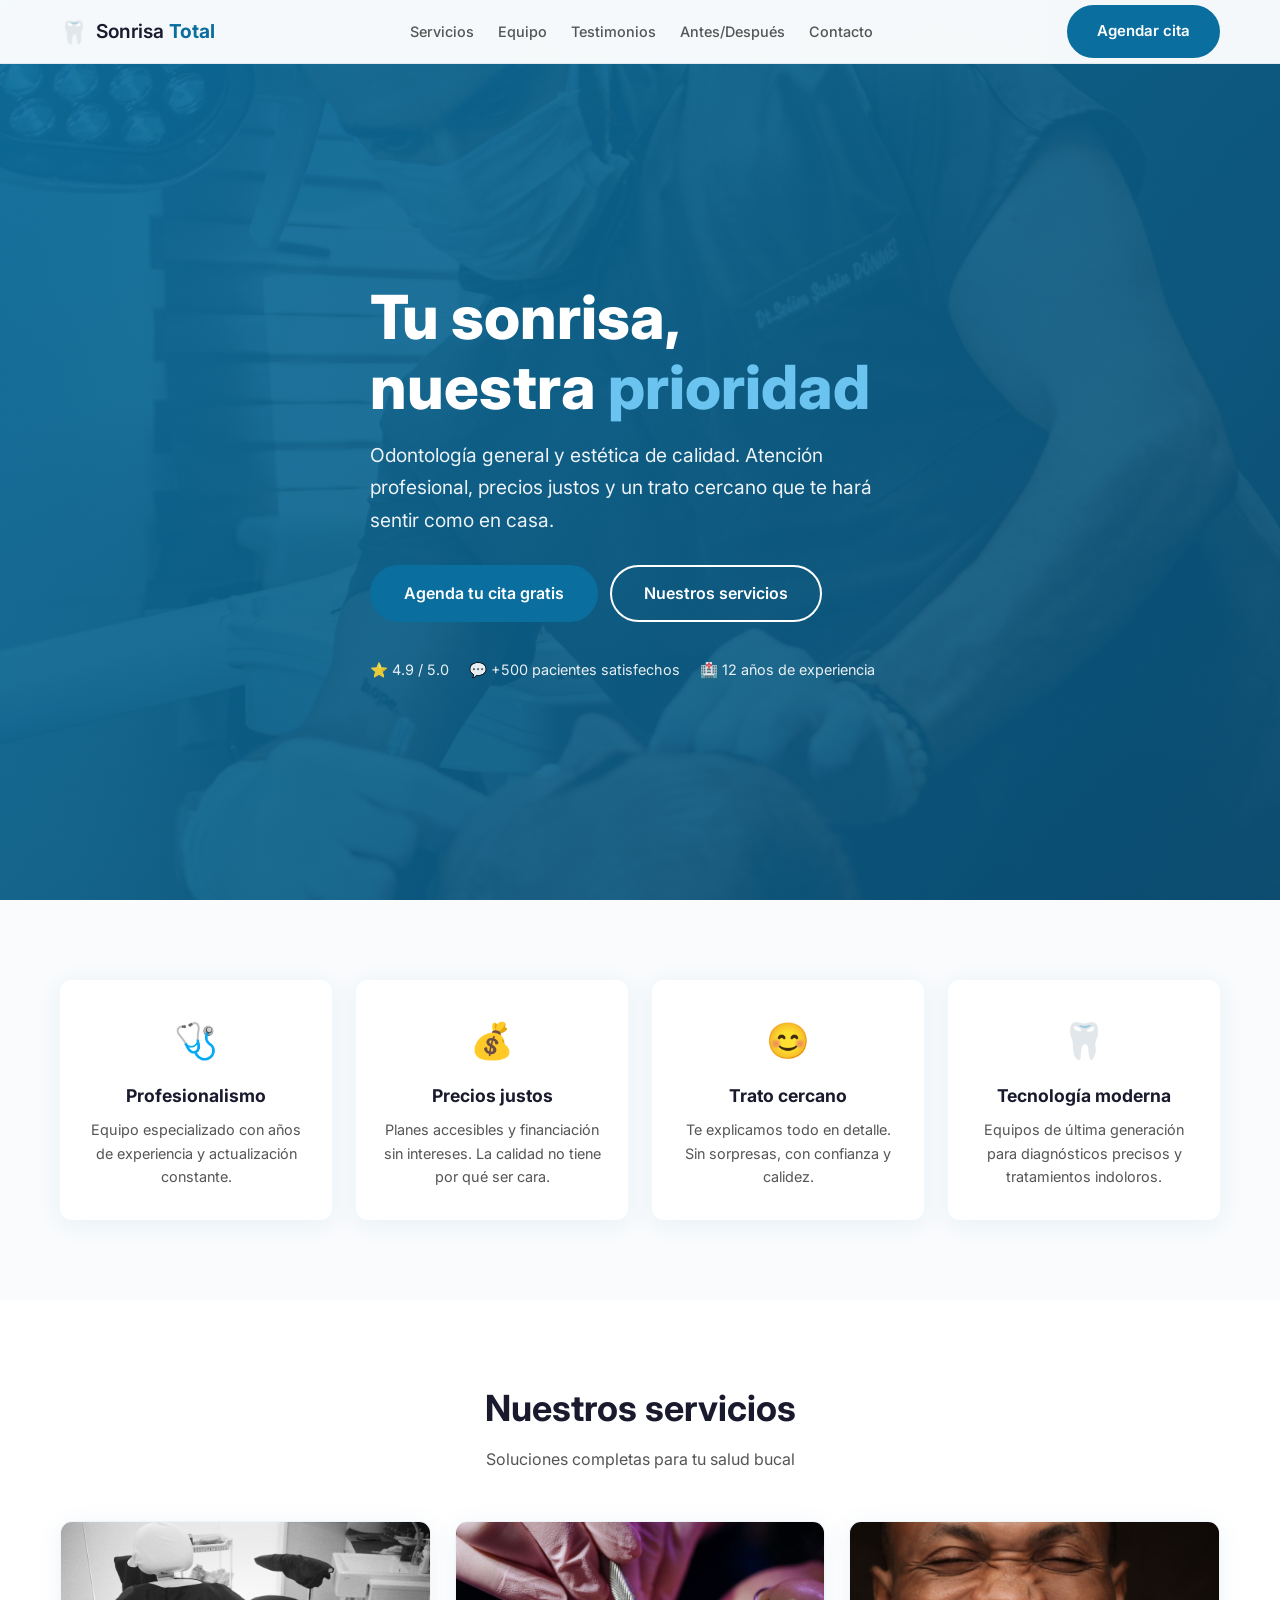
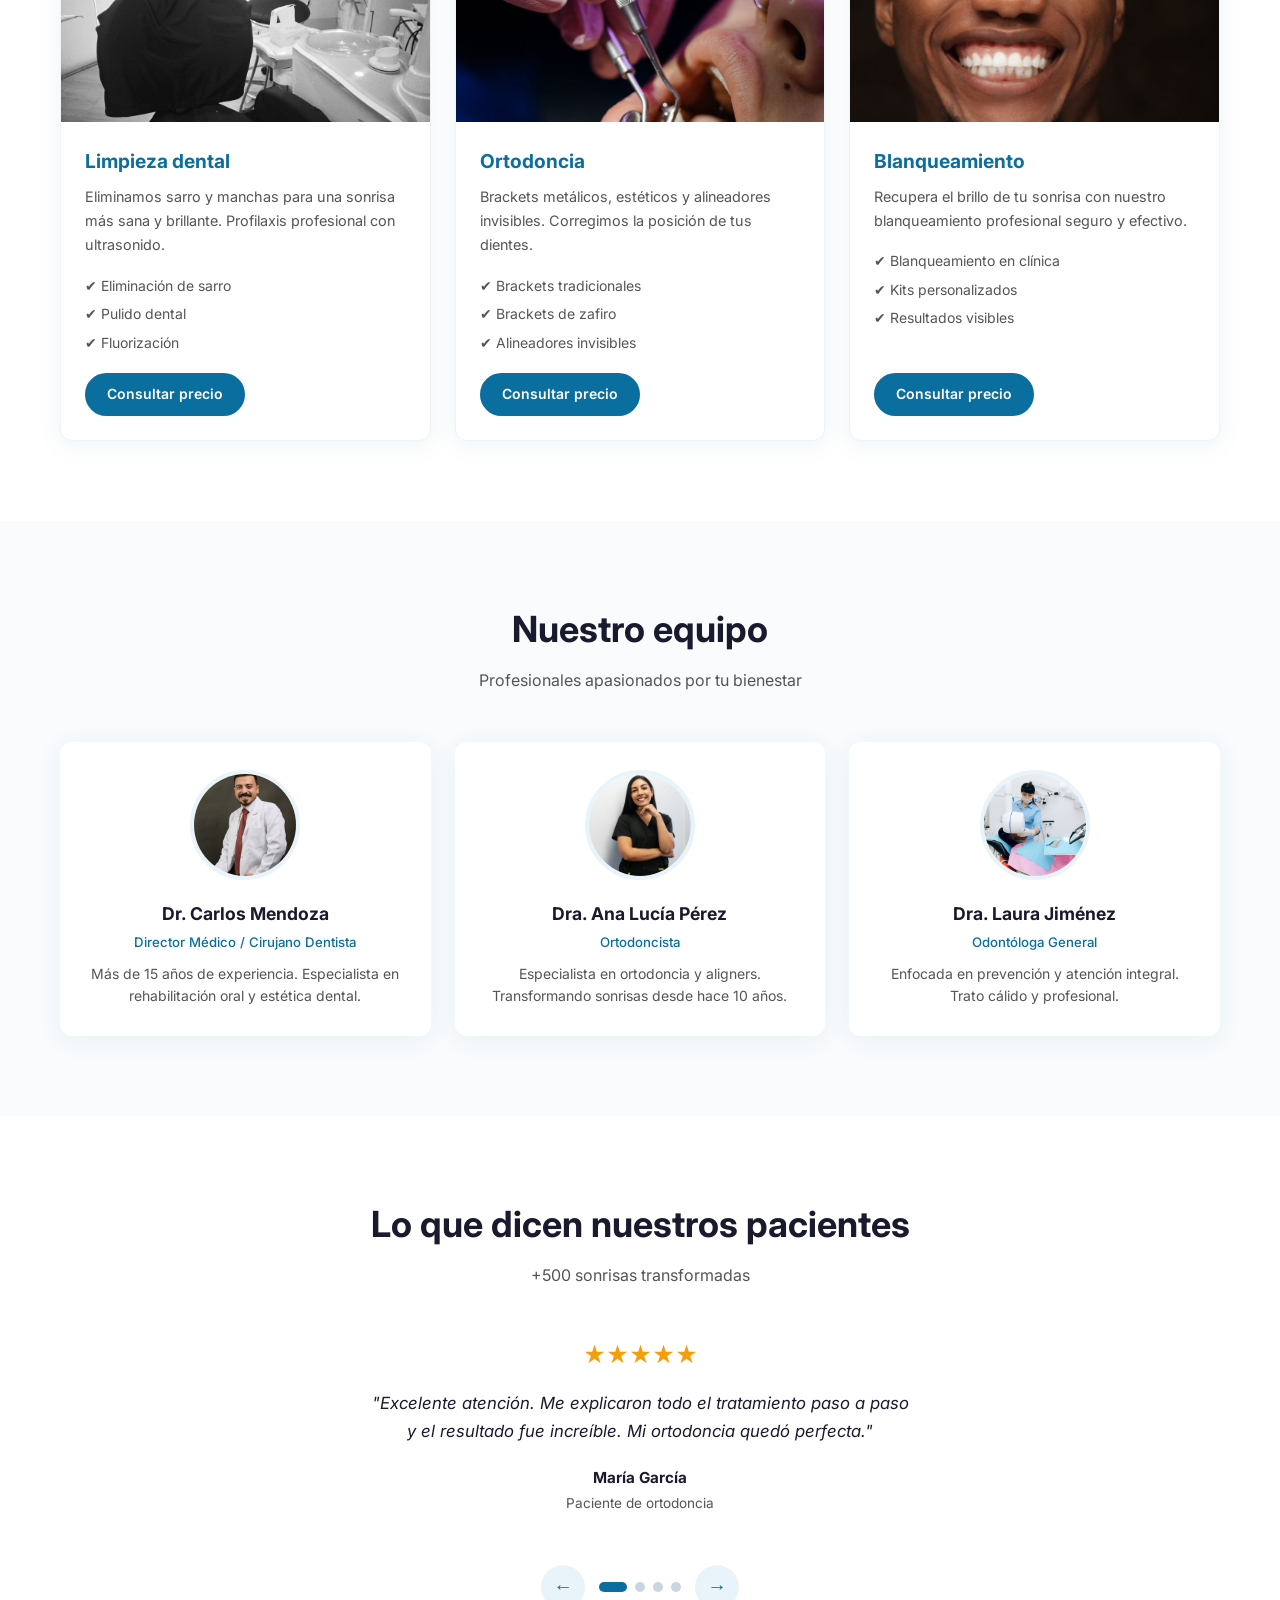
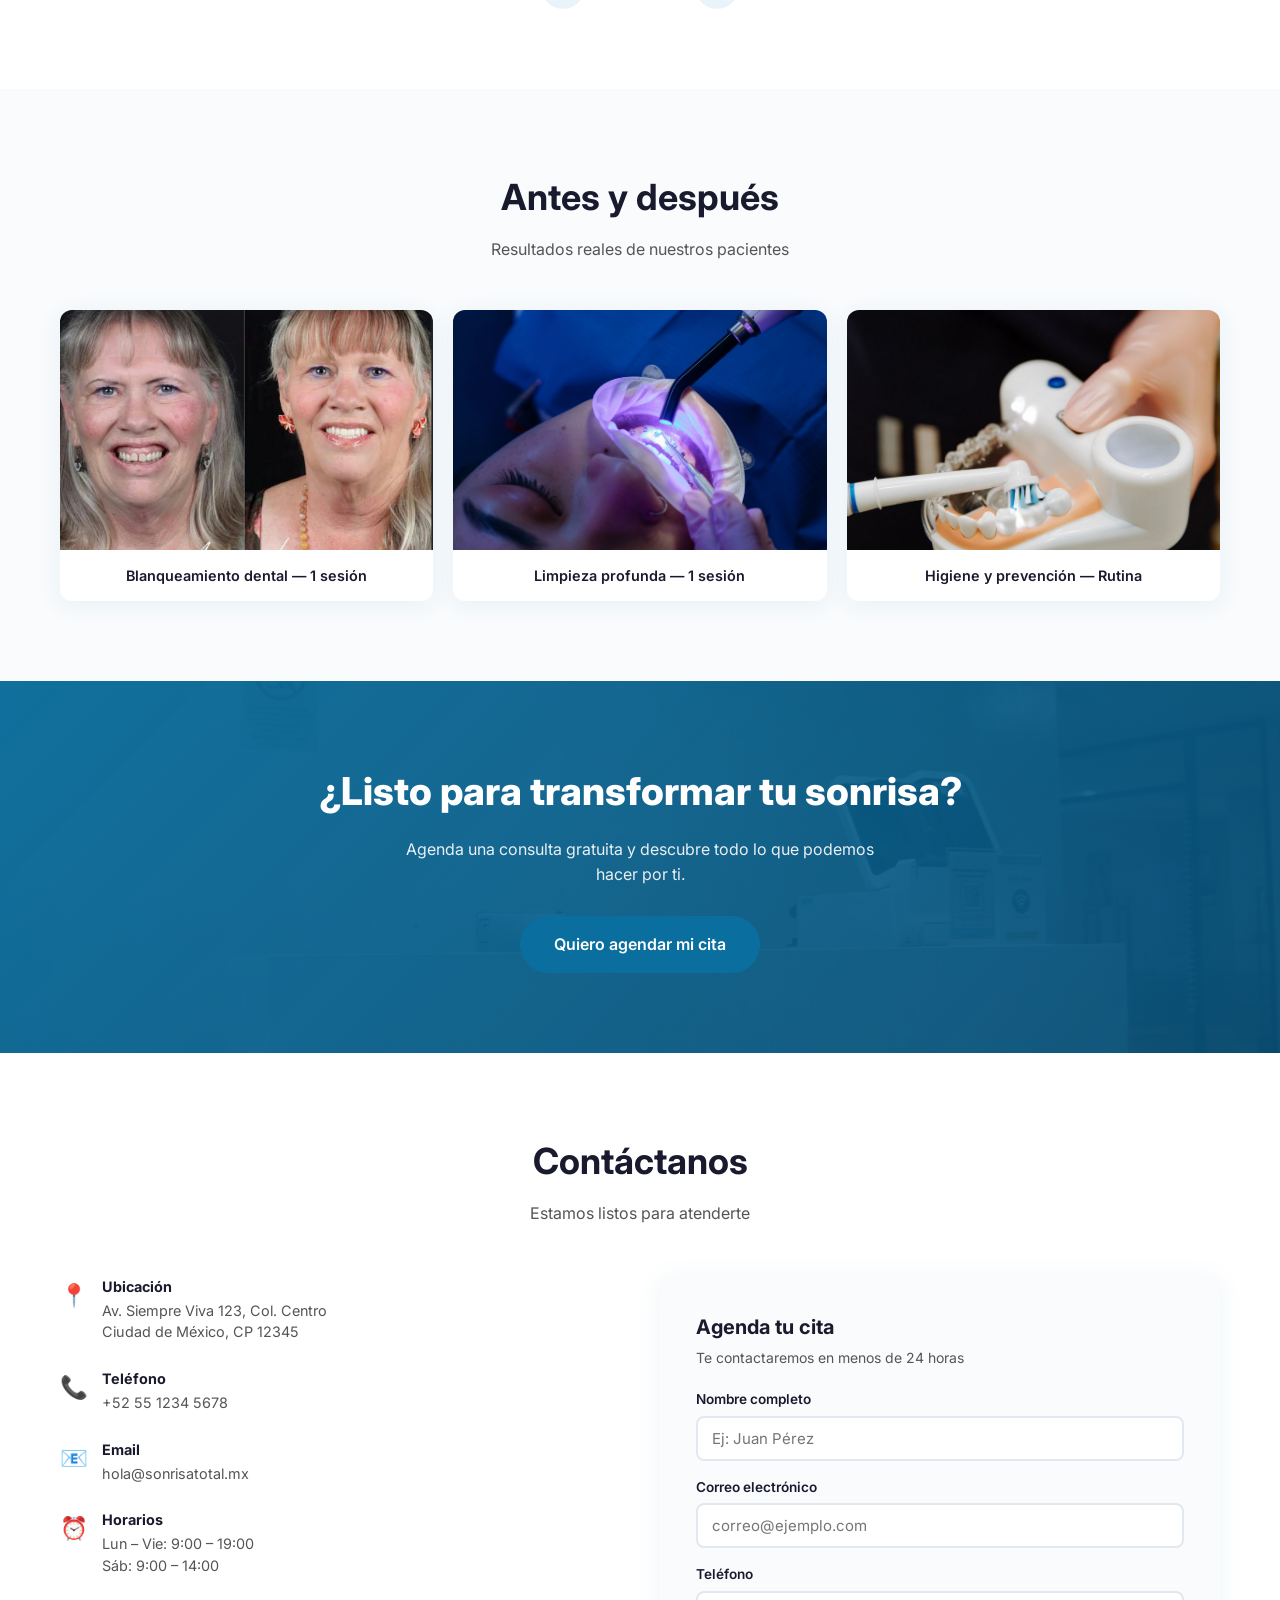
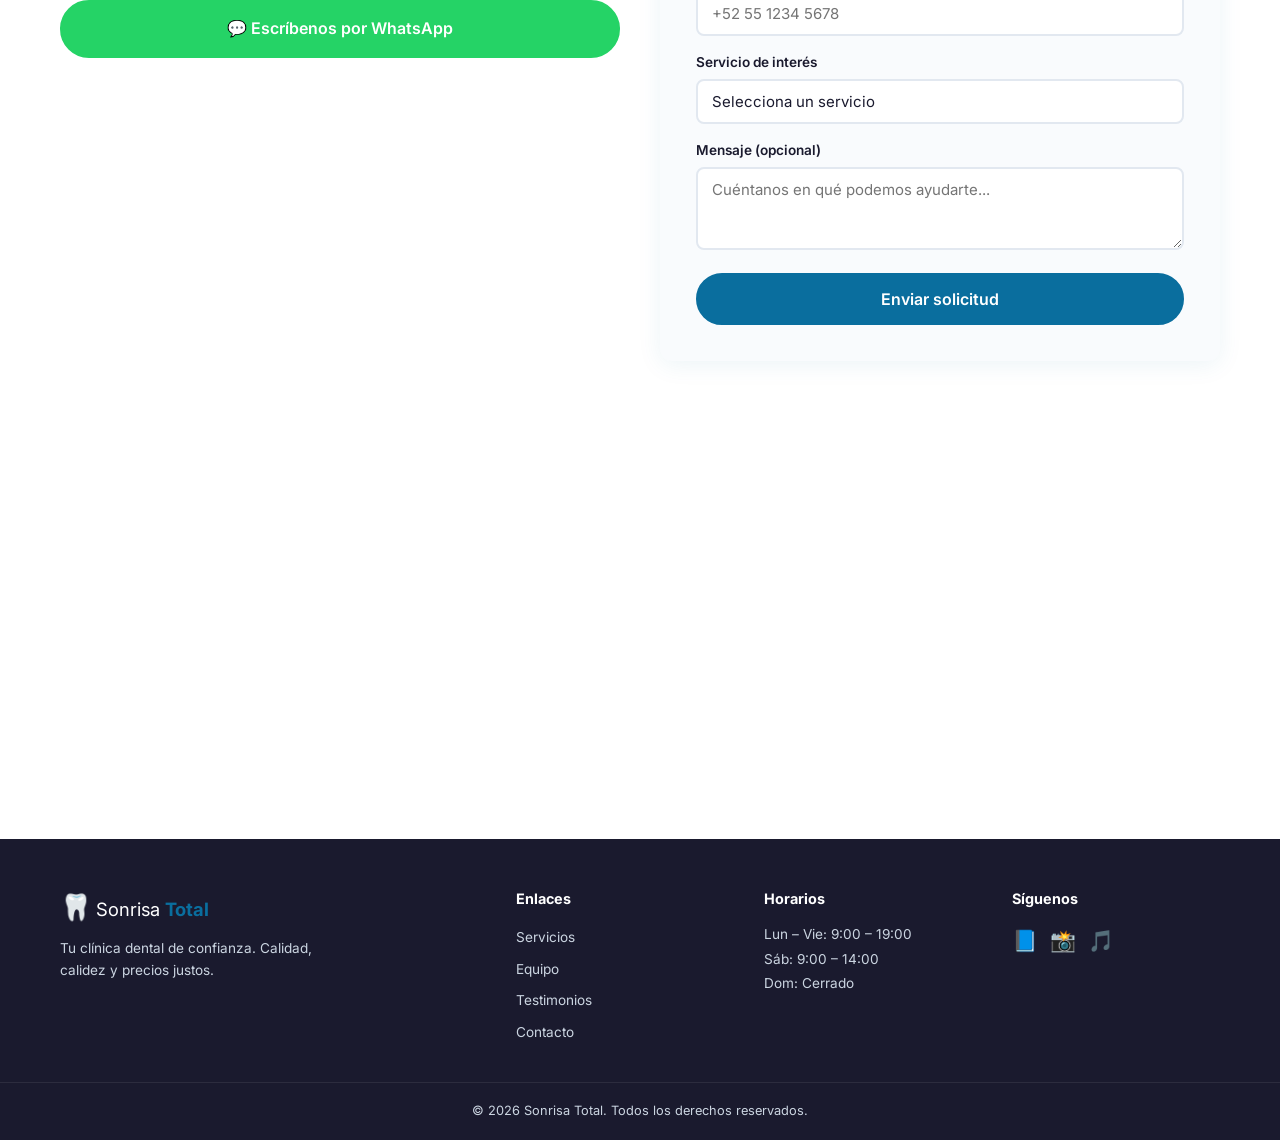
<file: sonrisatotal/index.html>
<!DOCTYPE html>
<html lang="es">
<head>
  <meta charset="UTF-8">
  <meta name="viewport" content="width=device-width, initial-scale=1.0">
  <title>Sonrisa Total — Tu clínica dental de confianza</title>
  <meta name="description" content="En Sonrisa Total cuidamos tu salud bucal con profesionalismo y calidez. Limpieza, ortodoncia, blanqueamiento y más. Agenda tu cita hoy.">
  <link rel="preconnect" href="https://fonts.googleapis.com">
  <link rel="preconnect" href="https://fonts.gstatic.com" crossorigin>
  <link href="https://fonts.googleapis.com/css2?family=Inter:wght@400;500;600;700;800&display=swap" rel="stylesheet">
  <link rel="stylesheet" href="css/styles.css">
</head>
<body>

  <header class="header" id="header">
    <div class="container header__inner">
      <a href="#" class="logo">
        <span class="logo__icon">🦷</span>
        <span class="logo__text">Sonrisa <strong>Total</strong></span>
      </a>
      <nav class="nav" id="nav">
        <ul class="nav__list">
          <li><a href="#servicios" class="nav__link">Servicios</a></li>
          <li><a href="#equipo" class="nav__link">Equipo</a></li>
          <li><a href="#testimonios" class="nav__link">Testimonios</a></li>
          <li><a href="#antes-despues" class="nav__link">Antes/Después</a></li>
          <li><a href="#contacto" class="nav__link">Contacto</a></li>
        </ul>
        <a href="#contacto" class="btn btn--primary nav__cta-mobile">Agendar cita</a>
      </nav>
      <a href="#contacto" class="btn btn--primary header__cta">Agendar cita</a>
      <button class="hamburger" id="hamburger" aria-label="Menú">
        <span></span><span></span><span></span>
      </button>
    </div>
  </header>

  <section class="hero" id="hero">
    <div class="hero__bg"></div>
    <div class="container hero__inner">
      <h1 class="hero__title">Tu sonrisa,<br>nuestra <span class="text-highlight">prioridad</span></h1>
      <p class="hero__subtitle">
        Odontología general y estética de calidad. Atención profesional, precios justos y un trato cercano que te hará sentir como en casa.
      </p>
      <div class="hero__actions">
        <a href="#contacto" class="btn btn--primary btn--lg">Agenda tu cita gratis</a>
        <a href="#servicios" class="btn btn--outline btn--lg">Nuestros servicios</a>
      </div>
      <div class="hero__trust">
        <span>⭐ 4.9 / 5.0</span>
        <span>💬 +500 pacientes satisfechos</span>
        <span>🏥 12 años de experiencia</span>
      </div>
    </div>
  </section>

  <section class="section value-prop">
    <div class="container">
      <div class="value-prop__grid">
        <div class="value-prop__card">
          <span class="value-prop__icon">🩺</span>
          <h3>Profesionalismo</h3>
          <p>Equipo especializado con años de experiencia y actualización constante.</p>
        </div>
        <div class="value-prop__card">
          <span class="value-prop__icon">💰</span>
          <h3>Precios justos</h3>
          <p>Planes accesibles y financiación sin intereses. La calidad no tiene por qué ser cara.</p>
        </div>
        <div class="value-prop__card">
          <span class="value-prop__icon">😊</span>
          <h3>Trato cercano</h3>
          <p>Te explicamos todo en detalle. Sin sorpresas, con confianza y calidez.</p>
        </div>
        <div class="value-prop__card">
          <span class="value-prop__icon">🦷</span>
          <h3>Tecnología moderna</h3>
          <p>Equipos de última generación para diagnósticos precisos y tratamientos indoloros.</p>
        </div>
      </div>
    </div>
  </section>

  <section class="section servicios" id="servicios">
    <div class="container">
      <div class="section__header">
        <h2>Nuestros servicios</h2>
        <p>Soluciones completas para tu salud bucal</p>
      </div>
      <div class="servicios__grid">
        <article class="servicio-card">
          <div class="servicio-card__img">
            <img src="images/clinic-chair.jpg" alt="Limpieza dental profesional" loading="lazy">
          </div>
          <div class="servicio-card__body">
            <h3>Limpieza dental</h3>
            <p>Eliminamos sarro y manchas para una sonrisa más sana y brillante. Profilaxis profesional con ultrasonido.</p>
            <ul>
              <li>✔ Eliminación de sarro</li>
              <li>✔ Pulido dental</li>
              <li>✔ Fluorización</li>
            </ul>
            <a href="#contacto" class="btn btn--primary btn--sm">Consultar precio</a>
          </div>
        </article>
        <article class="servicio-card">
          <div class="servicio-card__img">
            <img src="images/treatment-braces.jpg" alt="Ortodoncia y brackets" loading="lazy">
          </div>
          <div class="servicio-card__body">
            <h3>Ortodoncia</h3>
            <p>Brackets metálicos, estéticos y alineadores invisibles. Corregimos la posición de tus dientes.</p>
            <ul>
              <li>✔ Brackets tradicionales</li>
              <li>✔ Brackets de zafiro</li>
              <li>✔ Alineadores invisibles</li>
            </ul>
            <a href="#contacto" class="btn btn--primary btn--sm">Consultar precio</a>
          </div>
        </article>
        <article class="servicio-card">
          <div class="servicio-card__img">
            <img src="images/smile-man.jpg" alt="Blanqueamiento dental" loading="lazy">
          </div>
          <div class="servicio-card__body">
            <h3>Blanqueamiento</h3>
            <p>Recupera el brillo de tu sonrisa con nuestro blanqueamiento profesional seguro y efectivo.</p>
            <ul>
              <li>✔ Blanqueamiento en clínica</li>
              <li>✔ Kits personalizados</li>
              <li>✔ Resultados visibles</li>
            </ul>
            <a href="#contacto" class="btn btn--primary btn--sm">Consultar precio</a>
          </div>
        </article>
      </div>
    </div>
  </section>

  <section class="section equipo" id="equipo">
    <div class="container">
      <div class="section__header">
        <h2>Nuestro equipo</h2>
        <p>Profesionales apasionados por tu bienestar</p>
      </div>
      <div class="equipo__grid">
        <article class="doctor-card">
          <div class="doctor-card__img">
            <img src="images/doctor-male.jpg" alt="Dr. Carlos Mendoza" loading="lazy">
          </div>
          <div class="doctor-card__body">
            <h3>Dr. Carlos Mendoza</h3>
            <span class="doctor-card__role">Director Médico / Cirujano Dentista</span>
            <p>Más de 15 años de experiencia. Especialista en rehabilitación oral y estética dental.</p>
          </div>
        </article>
        <article class="doctor-card">
          <div class="doctor-card__img">
            <img src="images/doctor-female.jpg" alt="Dra. Ana Lucía Pérez" loading="lazy">
          </div>
          <div class="doctor-card__body">
            <h3>Dra. Ana Lucía Pérez</h3>
            <span class="doctor-card__role">Ortodoncista</span>
            <p>Especialista en ortodoncia y aligners. Transformando sonrisas desde hace 10 años.</p>
          </div>
        </article>
        <article class="doctor-card">
          <div class="doctor-card__img">
            <img src="images/doctor-female2.jpg" alt="Dra. Laura Jiménez" loading="lazy">
          </div>
          <div class="doctor-card__body">
            <h3>Dra. Laura Jiménez</h3>
            <span class="doctor-card__role">Odontóloga General</span>
            <p>Enfocada en prevención y atención integral. Trato cálido y profesional.</p>
          </div>
        </article>
      </div>
    </div>
  </section>

  <section class="section testimonios" id="testimonios">
    <div class="container">
      <div class="section__header">
        <h2>Lo que dicen nuestros pacientes</h2>
        <p>+500 sonrisas transformadas</p>
      </div>
      <div class="testimonios__slider" id="testimoniosSlider">
        <div class="testimonio-card active">
          <div class="testimonio-card__stars">★★★★★</div>
          <p class="testimonio-card__text">"Excelente atención. Me explicaron todo el tratamiento paso a paso y el resultado fue increíble. Mi ortodoncia quedó perfecta."</p>
          <div class="testimonio-card__author">
            <strong>María García</strong>
            <span>Paciente de ortodoncia</span>
          </div>
        </div>
        <div class="testimonio-card">
          <div class="testimonio-card__stars">★★★★★</div>
          <p class="testimonio-card__text">"Llevo años viniendo a Sonrisa Total y siempre salgo feliz. El equipo es muy profesional y los precios son los mejores de la zona."</p>
          <div class="testimonio-card__author">
            <strong>Pedro Martínez</strong>
            <span>Paciente recurrente</span>
          </div>
        </div>
        <div class="testimonio-card">
          <div class="testimonio-card__stars">★★★★★</div>
          <p class="testimonio-card__text">"Me hice el blanqueamiento y quedó espectacular. Súper rápido, sin dolor y con resultados que se notan desde el primer día."</p>
          <div class="testimonio-card__author">
            <strong>Carolina Rivas</strong>
            <span>Paciente de blanqueamiento</span>
          </div>
        </div>
        <div class="testimonio-card">
          <div class="testimonio-card__stars">★★★★★</div>
          <p class="testimonio-card__text">"La Dra. Ana es maravillosa. Desde la primera consulta supe que estaba en buenas manos. Mis brackets avanzan rapidísimo."</p>
          <div class="testimonio-card__author">
            <strong>Jorge Herrera</strong>
            <span>Paciente de ortodoncia</span>
          </div>
        </div>
      </div>
      <div class="testimonios__controls">
        <button class="testimonios__btn testimonios__btn--prev" id="prevTestimonio" aria-label="Anterior">←</button>
        <div class="testimonios__dots" id="testimoniosDots"></div>
        <button class="testimonios__btn testimonios__btn--next" id="nextTestimonio" aria-label="Siguiente">→</button>
      </div>
    </div>
  </section>

  <section class="section antes-despues" id="antes-despues">
    <div class="container">
      <div class="section__header">
        <h2>Antes y después</h2>
        <p>Resultados reales de nuestros pacientes</p>
      </div>
      <div class="antes-despues__grid">
        <figure class="comparison">
          <img src="images/before-after.jpg" alt="Caso 1: Antes y después de blanqueamiento dental" loading="lazy">
          <figcaption>Blanqueamiento dental — 1 sesión</figcaption>
        </figure>
        <figure class="comparison">
          <img src="images/treatment-cleaning.jpg" alt="Caso 2: Limpieza dental profunda" loading="lazy">
          <figcaption>Limpieza profunda — 1 sesión</figcaption>
        </figure>
        <figure class="comparison">
          <img src="images/smile-portrait.jpg" alt="Caso 3: Higiene y prevención" loading="lazy">
          <figcaption>Higiene y prevención — Rutina</figcaption>
        </figure>
      </div>
    </div>
  </section>

  <section class="section cta-section">
    <div class="container cta-section__inner">
      <h2>¿Listo para transformar tu sonrisa?</h2>
      <p>Agenda una consulta gratuita y descubre todo lo que podemos hacer por ti.</p>
      <a href="#contacto" class="btn btn--primary btn--lg">Quiero agendar mi cita</a>
    </div>
  </section>

  <section class="section contacto" id="contacto">
    <div class="container">
      <div class="section__header">
        <h2>Contáctanos</h2>
        <p>Estamos listos para atenderte</p>
      </div>
      <div class="contacto__grid">
        <div class="contacto__info">
          <div class="contacto__item">
            <span class="contacto__icon">📍</span>
            <div>
              <h4>Ubicación</h4>
              <p>Av. Siempre Viva 123, Col. Centro<br>Ciudad de México, CP 12345</p>
            </div>
          </div>
          <div class="contacto__item">
            <span class="contacto__icon">📞</span>
            <div>
              <h4>Teléfono</h4>
              <p><a href="tel:+525512345678">+52 55 1234 5678</a></p>
            </div>
          </div>
          <div class="contacto__item">
            <span class="contacto__icon">📧</span>
            <div>
              <h4>Email</h4>
              <p><a href="mailto:hola@sonrisatotal.mx">hola@sonrisatotal.mx</a></p>
            </div>
          </div>
          <div class="contacto__item">
            <span class="contacto__icon">⏰</span>
            <div>
              <h4>Horarios</h4>
              <p>Lun – Vie: 9:00 – 19:00<br>Sáb: 9:00 – 14:00</p>
            </div>
          </div>
          <a href="https://wa.me/525512345678?text=Hola%21%20Quiero%20agendar%20una%20cita" target="_blank" rel="noopener" class="btn btn--whatsapp btn--lg">
            💬 Escríbenos por WhatsApp
          </a>
        </div>
        <form class="contacto__form" id="contactForm">
          <h3>Agenda tu cita</h3>
          <p>Te contactaremos en menos de 24 horas</p>
          <div class="form__group">
            <label for="nombre">Nombre completo</label>
            <input type="text" id="nombre" name="nombre" required placeholder="Ej: Juan Pérez">
          </div>
          <div class="form__group">
            <label for="email">Correo electrónico</label>
            <input type="email" id="email" name="email" required placeholder="correo@ejemplo.com">
          </div>
          <div class="form__group">
            <label for="telefono">Teléfono</label>
            <input type="tel" id="telefono" name="telefono" required placeholder="+52 55 1234 5678">
          </div>
          <div class="form__group">
            <label for="servicio_interes">Servicio de interés</label>
            <select id="servicio_interes" name="servicio_interes">
              <option value="">Selecciona un servicio</option>
              <option value="limpieza">Limpieza dental</option>
              <option value="ortodoncia">Ortodoncia</option>
              <option value="blanqueamiento">Blanqueamiento</option>
              <option value="general">Consulta general</option>
              <option value="otro">Otro</option>
            </select>
          </div>
          <div class="form__group">
            <label for="mensaje">Mensaje (opcional)</label>
            <textarea id="mensaje" name="mensaje" rows="3" placeholder="Cuéntanos en qué podemos ayudarte..."></textarea>
          </div>
          <button type="submit" class="btn btn--primary btn--lg btn--block">Enviar solicitud</button>
        </form>
      </div>
      <div class="contacto__map">
        <iframe src="https://www.google.com/maps/embed?pb=!1m18!1m12!1m3!1d3762.5!2d-99.1332!3d19.4326!2m3!1f0!2f0!3f0!3m2!1i1024!2i768!4f13.1!3m3!1m2!1s0x0%3A0x0!2zMTnCsDI1JzU3LjQiTiA5OcKwMDgnMDAuMiJX!5e0!3m2!1ses-419!2smx!4v1" width="100%" height="350" style="border:0; border-radius: 12px;" allowfullscreen="" loading="lazy" referrerpolicy="no-referrer-when-downgrade"></iframe>
      </div>
    </div>
  </section>

  <footer class="footer">
    <div class="container footer__inner">
      <div class="footer__brand">
        <span class="logo__icon">🦷</span>
        <span class="logo__text">Sonrisa <strong>Total</strong></span>
        <p>Tu clínica dental de confianza. Calidad, calidez y precios justos.</p>
      </div>
      <div class="footer__links">
        <h4>Enlaces</h4>
        <ul>
          <li><a href="#servicios">Servicios</a></li>
          <li><a href="#equipo">Equipo</a></li>
          <li><a href="#testimonios">Testimonios</a></li>
          <li><a href="#contacto">Contacto</a></li>
        </ul>
      </div>
      <div class="footer__schedule">
        <h4>Horarios</h4>
        <p>Lun – Vie: 9:00 – 19:00</p>
        <p>Sáb: 9:00 – 14:00</p>
        <p>Dom: Cerrado</p>
      </div>
      <div class="footer__social">
        <h4>Síguenos</h4>
        <div class="footer__social-icons">
          <a href="#" aria-label="Facebook">📘</a>
          <a href="#" aria-label="Instagram">📸</a>
          <a href="#" aria-label="TikTok">🎵</a>
        </div>
      </div>
    </div>
    <div class="footer__bottom">
      <div class="container">
        <p>&copy; 2026 Sonrisa Total. Todos los derechos reservados.</p>
      </div>
    </div>
  </footer>

  <script src="js/main.js"></script>
</body>
</html>
</file>
<file: styles.css>
/* ===== CSS Custom Properties ===== */
:root {
  --bg: #060608;
  --bg-secondary: #0a0a0b;
  --bg-tertiary: #121214;
  --text: #e4e4e7;
  --text-muted: #a1a1aa;
  --text-dim: #52525b;
  --accent-1: #a78bfa;
  --accent-2: #ec4899;
  --accent-3: #06b6d4;
  --accent-4: #f59e0b;
  --border: rgba(255, 255, 255, 0.06);
  --border-hover: rgba(255, 255, 255, 0.12);
  --card-bg: rgba(255, 255, 255, 0.02);
  --card-hover: rgba(255, 255, 255, 0.04);
  --glass-bg: rgba(6, 6, 8, 0.8);
  --wave-color: rgba(255, 255, 255, 0.02);
  --shadow: rgba(0, 0, 0, 0.4);
  --gradient-main: linear-gradient(135deg, var(--accent-1), var(--accent-2));
  --gradient-1: linear-gradient(135deg, var(--accent-1), var(--accent-3));
  --gradient-2: linear-gradient(135deg, var(--accent-4), var(--accent-2));
  --radius-sm: 8px;
  --radius-md: 12px;
  --radius-lg: 16px;
  --radius-xl: 20px;
  --ease-smooth: cubic-bezier(0.16, 1, 0.3, 1);
}

[data-theme="light"] {
  --bg: #f8f8fa;
  --bg-secondary: #f0f0f2;
  --bg-tertiary: #e8e8ea;
  --text: #18181b;
  --text-muted: #52525b;
  --text-dim: #a1a1aa;
  --border: rgba(0, 0, 0, 0.08);
  --border-hover: rgba(0, 0, 0, 0.14);
  --card-bg: rgba(0, 0, 0, 0.02);
  --card-hover: rgba(0, 0, 0, 0.04);
  --glass-bg: rgba(248, 248, 250, 0.85);
  --wave-color: rgba(0, 0, 0, 0.03);
  --shadow: rgba(0, 0, 0, 0.1);
}

/* ===== Reset ===== */
*, *::before, *::after {
  margin: 0;
  padding: 0;
  box-sizing: border-box;
}

html {
  scroll-behavior: smooth;
  scroll-padding-top: 80px;
}

body {
  font-family: 'Inter', -apple-system, BlinkMacSystemFont, sans-serif;
  background: var(--bg);
  color: var(--text);
  line-height: 1.6;
  -webkit-font-smoothing: antialiased;
  overflow-x: hidden;
  cursor: none;
  transition: background 0.4s var(--ease-smooth), color 0.4s var(--ease-smooth);
}

a { color: inherit; text-decoration: none; }
img { max-width: 100%; display: block; }

::selection {
  background: rgba(167, 139, 250, 0.3);
  color: #fff;
}

::-webkit-scrollbar { width: 6px; }
::-webkit-scrollbar-track { background: var(--bg-secondary); }
::-webkit-scrollbar-thumb {
  background: rgba(167, 139, 250, 0.3);
  border-radius: 3px;
}
::-webkit-scrollbar-thumb:hover {
  background: rgba(167, 139, 250, 0.5);
}

.container {
  max-width: 1100px;
  margin: 0 auto;
  padding: 0 24px;
}

/* ===== Focus Styles ===== */
:focus-visible {
  outline: 2px solid var(--accent-1);
  outline-offset: 2px;
  border-radius: 4px;
}

/* ===== Skip Link ===== */
.skip-link {
  position: fixed;
  top: -100%;
  left: 16px;
  padding: 12px 24px;
  background: var(--accent-1);
  color: #fff;
  font-weight: 600;
  font-size: 0.9rem;
  border-radius: 8px;
  z-index: 10000;
  transition: top 0.3s;
}

.skip-link:focus {
  top: 16px;
}

/* ===== Loading Screen ===== */
.loading {
  position: fixed;
  inset: 0;
  z-index: 10001;
  background: var(--bg);
  display: flex;
  align-items: center;
  justify-content: center;
  transition: opacity 0.6s var(--ease-smooth), visibility 0.6s;
}

.loading.hidden {
  opacity: 0;
  visibility: hidden;
  pointer-events: none;
}

.loading__inner {
  display: flex;
  flex-direction: column;
  align-items: center;
  gap: 24px;
}

.loading__logo {
  font-size: 3rem;
  font-weight: 900;
  width: 72px;
  height: 72px;
  display: flex;
  align-items: center;
  justify-content: center;
  border-radius: 18px;
  background: var(--gradient-main);
  color: #fff;
  animation: loadingPulse 1.2s var(--ease-smooth) infinite;
}

@keyframes loadingPulse {
  0%, 100% { transform: scale(1); box-shadow: 0 0 0 0 rgba(167, 139, 250, 0.3); }
  50% { transform: scale(1.05); box-shadow: 0 0 0 16px rgba(167, 139, 250, 0); }
}

.loading__bar {
  width: 160px;
  height: 3px;
  background: var(--border);
  border-radius: 2px;
  overflow: hidden;
}

.loading__bar-fill {
  height: 100%;
  width: 0%;
  background: var(--gradient-main);
  border-radius: 2px;
  transition: width 0.3s;
}

/* ===== Progress Bar ===== */
.progress-bar {
  position: fixed;
  top: 0;
  left: 0;
  height: 2px;
  background: var(--gradient-main);
  z-index: 101;
  width: 0%;
  transition: width 0.1s linear;
}

/* ===== Custom Cursor ===== */
.cursor {
  width: 10px;
  height: 10px;
  background: #fff;
  border-radius: 50%;
  position: fixed;
  pointer-events: none;
  z-index: 9999;
  mix-blend-mode: difference;
  transition: transform 0.15s ease;
  transform: translate(-50%, -50%);
}

.cursor-follower {
  width: 36px;
  height: 36px;
  border: 1px solid rgba(255, 255, 255, 0.3);
  border-radius: 50%;
  position: fixed;
  pointer-events: none;
  z-index: 9998;
  transition: transform 0.35s ease, border-color 0.3s, background 0.3s;
  transform: translate(-50%, -50%);
}

[data-theme="light"] .cursor {
  background: #18181b;
}

[data-theme="light"] .cursor-follower {
  border-color: rgba(0, 0, 0, 0.3);
}

.cursor-follower.hover {
  transform: translate(-50%, -50%) scale(1.8);
  border-color: rgba(167, 139, 250, 0.5);
  background: rgba(167, 139, 250, 0.08);
}

.cursor.hidden, .cursor-follower.hidden {
  opacity: 0;
}

/* ===== Particle Canvas ===== */
#particleCanvas {
  position: fixed;
  inset: 0;
  z-index: 0;
  pointer-events: none;
}

/* ===== Theme Toggle ===== */
.theme-toggle {
  position: fixed;
  bottom: 24px;
  right: 24px;
  z-index: 90;
  width: 48px;
  height: 48px;
  border-radius: 50%;
  border: 1px solid var(--border);
  background: var(--glass-bg);
  backdrop-filter: blur(12px);
  -webkit-backdrop-filter: blur(12px);
  display: flex;
  align-items: center;
  justify-content: center;
  cursor: none;
  transition: all 0.3s var(--ease-smooth);
  color: var(--text-muted);
}

.theme-toggle:hover {
  border-color: var(--border-hover);
  color: var(--text);
  transform: scale(1.1);
}

.theme-toggle__icon {
  position: absolute;
  transition: opacity 0.3s, transform 0.3s;
}

.theme-toggle__icon--sun {
  opacity: 0;
  transform: rotate(-90deg) scale(0);
}

.theme-toggle__icon--moon {
  opacity: 1;
  transform: rotate(0) scale(1);
}

[data-theme="light"] .theme-toggle__icon--sun {
  opacity: 1;
  transform: rotate(0) scale(1);
}

[data-theme="light"] .theme-toggle__icon--moon {
  opacity: 0;
  transform: rotate(90deg) scale(0);
}

/* ===== Nav ===== */
.nav {
  position: fixed;
  top: 0;
  left: 0;
  right: 0;
  z-index: 100;
  background: var(--glass-bg);
  backdrop-filter: blur(16px) saturate(1.5);
  -webkit-backdrop-filter: blur(16px) saturate(1.5);
  border-bottom: 1px solid var(--border);
  transition: transform 0.4s var(--ease-smooth), background 0.4s var(--ease-smooth);
}

.nav--hidden {
  transform: translateY(-100%);
}

.nav--solid {
  background: var(--bg-secondary);
  backdrop-filter: blur(20px) saturate(2);
}

.nav__inner {
  display: flex;
  align-items: center;
  justify-content: space-between;
  height: 72px;
}

.nav__logo {
  font-size: 1.6rem;
  font-weight: 900;
  width: 44px;
  height: 44px;
  display: flex;
  align-items: center;
  justify-content: center;
  border-radius: 12px;
  background: var(--gradient-main);
  color: #fff;
  transition: transform 0.3s;
}

.nav__logo:hover { transform: scale(1.05); }

.nav__list {
  display: flex;
  gap: 4px;
  list-style: none;
}

.nav__link {
  font-size: 0.85rem;
  font-weight: 500;
  color: var(--text-muted);
  padding: 8px 16px;
  border-radius: 8px;
  transition: all 0.25s;
  position: relative;
}

.nav__link::before {
  content: attr(data-shortcut);
  position: absolute;
  top: -6px;
  right: -2px;
  font-size: 0.6rem;
  background: var(--border);
  color: var(--text-dim);
  padding: 1px 5px;
  border-radius: 4px;
  opacity: 0;
  transition: opacity 0.2s;
}

.nav__link:hover::before {
  opacity: 1;
}

.nav__link:hover {
  color: var(--text);
  background: var(--card-hover);
}

.nav__toggle {
  display: none;
  flex-direction: column;
  gap: 5px;
  background: none;
  border: none;
  cursor: none;
  padding: 4px;
  z-index: 10;
}

.nav__toggle span {
  display: block;
  width: 24px;
  height: 2px;
  background: var(--text);
  border-radius: 2px;
  transition: all 0.3s;
}

/* ===== Scroll Snap ===== */
.section-snap {
  scroll-snap-align: start;
}

/* ===== Hero ===== */
.hero {
  min-height: 100vh;
  display: flex;
  align-items: center;
  position: relative;
  overflow: hidden;
}

.hero__inner {
  position: relative;
  z-index: 1;
  width: 100%;
  padding: 120px 0 80px;
  display: flex;
  flex-direction: column;
  min-height: 100vh;
}

.hero__content {
  flex: 1;
  display: flex;
  flex-direction: column;
  justify-content: center;
}

.hero__shapes {
  position: absolute;
  inset: 0;
  overflow: hidden;
  pointer-events: none;
  z-index: 0;
}

.shape {
  position: absolute;
  border-radius: 50%;
  filter: blur(80px);
  opacity: 0.4;
  animation: floatShape 20s ease-in-out infinite;
  transition: background 0.6s var(--ease-smooth);
  will-change: transform;
}

.shape--1 {
  width: 500px; height: 500px;
  background: rgba(167, 139, 250, 0.15);
  top: -10%; right: -10%;
  animation-delay: 0s;
}
.shape--2 {
  width: 400px; height: 400px;
  background: rgba(236, 72, 153, 0.1);
  bottom: -10%; left: -5%;
  animation-delay: -5s;
}
.shape--3 {
  width: 300px; height: 300px;
  background: rgba(6, 182, 212, 0.08);
  top: 50%; left: 50%;
  transform: translate(-50%, -50%);
  animation-delay: -10s;
}

@keyframes floatShape {
  0%, 100% { transform: translate(0, 0) scale(1); }
  25% { transform: translate(30px, -40px) scale(1.05); }
  50% { transform: translate(-20px, 20px) scale(0.95); }
  75% { transform: translate(40px, 30px) scale(1.02); }
}

/* Floating Tags */
.hero__tags {
  position: absolute;
  inset: 0;
  overflow: hidden;
  pointer-events: none;
  z-index: 0;
}

.hero__tags span {
  position: absolute;
  font-size: 0.7rem;
  font-weight: 600;
  letter-spacing: 0.05em;
  text-transform: uppercase;
  color: rgba(167, 139, 250, 0.12);
  border: 1px solid rgba(167, 139, 250, 0.06);
  padding: 6px 14px;
  border-radius: 100px;
  animation: tagFloat 25s linear infinite;
  will-change: transform;
}

.hero__tags span:nth-child(1) { top: 15%; left: 8%; animation-delay: 0s; animation-duration: 22s; }
.hero__tags span:nth-child(2) { top: 25%; right: 12%; animation-delay: -3s; animation-duration: 28s; }
.hero__tags span:nth-child(3) { top: 55%; left: 5%; animation-delay: -6s; animation-duration: 24s; }
.hero__tags span:nth-child(4) { top: 70%; right: 8%; animation-delay: -9s; animation-duration: 30s; }
.hero__tags span:nth-child(5) { top: 40%; left: 15%; animation-delay: -12s; animation-duration: 26s; }
.hero__tags span:nth-child(6) { top: 10%; right: 20%; animation-delay: -15s; animation-duration: 20s; }
.hero__tags span:nth-child(7) { top: 80%; left: 20%; animation-delay: -4s; animation-duration: 27s; }
.hero__tags span:nth-child(8) { top: 30%; right: 5%; animation-delay: -8s; animation-duration: 23s; }
.hero__tags span:nth-child(9) { top: 60%; left: 10%; animation-delay: -11s; animation-duration: 29s; }
.hero__tags span:nth-child(10) { top: 45%; right: 15%; animation-delay: -14s; animation-duration: 21s; }
.hero__tags span:nth-child(11) { top: 20%; left: 2%; animation-delay: -2s; animation-duration: 25s; }
.hero__tags span:nth-child(12) { top: 75%; right: 3%; animation-delay: -7s; animation-duration: 28s; }

@keyframes tagFloat {
  0% { transform: translateY(0) rotate(0deg); opacity: 0.3; }
  25% { transform: translateY(-30px) rotate(2deg); opacity: 0.6; }
  50% { transform: translateY(10px) rotate(-1deg); opacity: 0.4; }
  75% { transform: translateY(-20px) rotate(1deg); opacity: 0.6; }
  100% { transform: translateY(0) rotate(0deg); opacity: 0.3; }
}

.hero__badge-wrapper { margin-bottom: 28px; }

.hero__badge {
  display: inline-block;
  padding: 6px 16px;
  border-radius: 100px;
  font-size: 0.75rem;
  font-weight: 600;
  letter-spacing: 0.08em;
  text-transform: uppercase;
  background: linear-gradient(135deg, rgba(167, 139, 250, 0.15), rgba(236, 72, 153, 0.1));
  color: #c4b5fd;
  border: 1px solid rgba(167, 139, 250, 0.15);
}

.hero__title { margin-bottom: 20px; }

.hero__title-line {
  display: block;
  font-size: clamp(3rem, 8vw, 6rem);
  font-weight: 900;
  letter-spacing: -0.04em;
  line-height: 1.05;
  overflow: hidden;
}

.hero__title-line--accent {
  background: var(--gradient-main);
  background-size: 200% 200%;
  -webkit-background-clip: text;
  -webkit-text-fill-color: transparent;
  background-clip: text;
  animation: gradientMove 4s ease-in-out infinite;
}

@keyframes gradientMove {
  0%, 100% { background-position: 0% 50%; }
  50% { background-position: 100% 50%; }
}

.text-reveal {
  display: block;
  animation: textReveal 1s var(--ease-smooth) forwards;
  animation-delay: 0s;
  opacity: 0;
  transform: translateY(60px);
}

@keyframes textReveal {
  to { opacity: 1; transform: translateY(0); }
}

.hero__subtitle {
  font-size: clamp(1.05rem, 2vw, 1.2rem);
  color: var(--text-muted);
  max-width: 480px;
  margin-bottom: 40px;
  line-height: 1.7;
  overflow: hidden;
  min-height: 1.7em;
}

.hero__cursor {
  animation: blink 0.7s step-end infinite;
  font-weight: 300;
  color: var(--accent-1);
}

@keyframes blink {
  50% { opacity: 0; }
}

.hero__actions {
  display: flex;
  gap: 16px;
  flex-wrap: wrap;
  opacity: 0;
  transform: translateY(20px);
  animation: fadeUp 0.6s var(--ease-smooth) 0.9s forwards;
}

@keyframes fadeUp {
  to { opacity: 1; transform: translateY(0); }
}

.hero__scroll {
  display: flex;
  flex-direction: column;
  align-items: center;
  gap: 12px;
  color: var(--text-dim);
  font-size: 0.7rem;
  font-weight: 500;
  letter-spacing: 0.1em;
  text-transform: uppercase;
  padding: 40px 0 20px;
  opacity: 0;
  animation: fadeUp 1s 1.5s forwards;
}

.hero__scroll-line {
  width: 1px;
  height: 40px;
  background: linear-gradient(to bottom, rgba(167, 139, 250, 0.5), transparent);
  animation: scrollPulse 2s ease-in-out infinite;
}

@keyframes scrollPulse {
  0%, 100% { opacity: 0.3; transform: scaleY(0.5); }
  50% { opacity: 1; transform: scaleY(1); }
}

/* ===== Wave Separator ===== */
.wave {
  line-height: 0;
  overflow: hidden;
  position: relative;
  z-index: 1;
}

.wave svg {
  display: block;
  width: 100%;
  height: 60px;
  transition: fill 0.6s var(--ease-smooth);
}

.wave--flip {
  transform: rotate(180deg);
}

/* ===== Buttons ===== */
.btn {
  display: inline-flex;
  align-items: center;
  gap: 8px;
  padding: 12px 28px;
  border-radius: 10px;
  font-size: 0.9rem;
  font-weight: 600;
  font-family: inherit;
  cursor: none;
  border: none;
  transition: all 0.3s var(--ease-smooth);
  position: relative;
  overflow: hidden;
}

.btn--primary {
  background: var(--gradient-main);
  color: #fff;
}

.btn--primary::before {
  content: '';
  position: absolute;
  inset: 0;
  background: linear-gradient(135deg, var(--accent-2), var(--accent-1));
  opacity: 0;
  transition: opacity 0.4s;
}

.btn--primary:hover::before { opacity: 1; }

.btn--primary:hover {
  transform: translateY(-2px);
  box-shadow: 0 12px 32px rgba(167, 139, 250, 0.3);
}

.btn--primary span, .btn--primary svg { position: relative; z-index: 1; }

.btn--outline {
  background: transparent;
  color: var(--text);
  border: 1px solid var(--border-hover);
}

.btn--outline:hover {
  border-color: var(--text-muted);
  background: var(--card-hover);
  transform: translateY(-2px);
}

.btn--ghost {
  background: transparent;
  color: var(--text-muted);
  border: 1px solid var(--border);
}

.btn--ghost:hover {
  color: var(--text);
  border-color: var(--border-hover);
  background: var(--card-hover);
}

.btn--sm { padding: 8px 18px; font-size: 0.8rem; border-radius: 8px; }
.btn--lg { padding: 14px 36px; font-size: 1rem; }
.btn--block { width: 100%; justify-content: center; }

/* ===== Sections ===== */
.section {
  padding: 120px 0;
  position: relative;
  z-index: 1;
  content-visibility: auto;
  contain-intrinsic-size: 600px;
}

.section__header {
  text-align: center;
  margin-bottom: 64px;
}

.section__tag {
  display: inline-block;
  font-size: 0.7rem;
  font-weight: 600;
  letter-spacing: 0.1em;
  text-transform: uppercase;
  color: var(--accent-1);
  margin-bottom: 12px;
}

.section__title {
  font-size: clamp(1.8rem, 4vw, 2.75rem);
  font-weight: 800;
  letter-spacing: -0.02em;
  line-height: 1.2;
}

.gradient-text {
  background: var(--gradient-main);
  -webkit-background-clip: text;
  -webkit-text-fill-color: transparent;
  background-clip: text;
}

.section__desc {
  color: var(--text-muted);
  margin-top: 12px;
  font-size: 1.05rem;
  max-width: 480px;
  margin-left: auto;
  margin-right: auto;
}

/* ===== Reveal animation ===== */
.reveal {
  opacity: 0;
  transform: translateY(50px);
  transition: all 0.8s var(--ease-smooth);
}

.reveal.revealed {
  opacity: 1;
  transform: translateY(0);
}

/* ===== About ===== */
.about {
  border-top: 1px solid var(--border);
  background: linear-gradient(180deg, transparent, rgba(167, 139, 250, 0.02) 50%, transparent);
}

.about__grid {
  display: grid;
  grid-template-columns: auto 1fr;
  gap: 48px;
  align-items: start;
}

.about__avatar {
  position: sticky;
  top: 120px;
}

.about__avatar-inner {
  position: relative;
  width: 160px;
  height: 160px;
  border-radius: 32px;
  background: var(--gradient-main);
  display: flex;
  align-items: center;
  justify-content: center;
  overflow: hidden;
}

.about__avatar-letter {
  font-size: 4rem;
  font-weight: 900;
  color: #fff;
  z-index: 1;
}

.about__avatar-ring {
  position: absolute;
  inset: -4px;
  border-radius: 36px;
  border: 2px solid rgba(167, 139, 250, 0.2);
  animation: ringPulse 3s ease-in-out infinite;
}

@keyframes ringPulse {
  0%, 100% { transform: scale(1); opacity: 0.3; }
  50% { transform: scale(1.05); opacity: 1; }
}

.about__avatar-dots {
  display: flex;
  gap: 8px;
  margin-top: 16px;
  justify-content: center;
}

.about__avatar-dots span {
  width: 6px;
  height: 6px;
  border-radius: 50%;
  background: var(--accent-1);
  opacity: 0.3;
  animation: dotBounce 1.5s ease-in-out infinite;
}

.about__avatar-dots span:nth-child(2) { animation-delay: 0.3s; }
.about__avatar-dots span:nth-child(3) { animation-delay: 0.6s; }

@keyframes dotBounce {
  0%, 100% { transform: translateY(0); opacity: 0.3; }
  50% { transform: translateY(-4px); opacity: 1; }
}

.about__text p {
  font-size: 1.05rem;
  color: var(--text-muted);
  line-height: 1.8;
  margin-bottom: 20px;
}

.about__stats {
  display: flex;
  gap: 32px;
  margin-top: 40px;
  padding-top: 32px;
  border-top: 1px solid var(--border);
}

.about__stat { display: flex; flex-direction: column; gap: 4px; }

.about__stat-num {
  font-size: 1.75rem;
  font-weight: 800;
  background: var(--gradient-main);
  -webkit-background-clip: text;
  -webkit-text-fill-color: transparent;
  background-clip: text;
  letter-spacing: -0.02em;
}

.about__stat-label {
  font-size: 0.8rem;
  color: var(--text-dim);
  font-weight: 500;
}

/* ===== Services ===== */
.servicios {
  border-top: 1px solid var(--border);
}

.servicios__grid {
  display: grid;
  grid-template-columns: repeat(auto-fit, minmax(240px, 1fr));
  gap: 24px;
}

.servicio-card {
  background: var(--card-bg);
  border: 1px solid var(--border);
  border-radius: var(--radius-lg);
  padding: 32px 28px;
  transition: all 0.4s var(--ease-smooth);
}

.servicio-card:hover {
  border-color: var(--border-hover);
  transform: translateY(-4px);
  box-shadow: 0 16px 32px var(--shadow);
  background: var(--card-hover);
}

.servicio-card__icon {
  width: 52px;
  height: 52px;
  display: flex;
  align-items: center;
  justify-content: center;
  border-radius: 14px;
  background: rgba(167, 139, 250, 0.08);
  color: var(--accent-1);
  margin-bottom: 20px;
  transition: all 0.3s;
}

.servicio-card:hover .servicio-card__icon {
  background: rgba(167, 139, 250, 0.15);
  transform: scale(1.05);
}

.servicio-card h3 {
  font-size: 1.1rem;
  font-weight: 700;
  margin-bottom: 10px;
}

.servicio-card p {
  font-size: 0.88rem;
  color: var(--text-muted);
  line-height: 1.65;
}

/* ===== Para negocios ===== */
.negocios {
  border-top: 1px solid var(--border);
  background: linear-gradient(180deg, transparent, rgba(167, 139, 250, 0.03) 50%, transparent);
}

.negocios__num {
  font-size: 1.35rem;
  font-weight: 800;
  line-height: 1;
}

.negocios__cta {
  margin-top: 48px;
  display: flex;
  flex-direction: column;
  align-items: center;
  gap: 18px;
  text-align: center;
}

.negocios__cta-text {
  color: var(--text-muted);
  font-size: 1rem;
  max-width: 520px;
}

.negocios__cta-actions {
  display: flex;
  gap: 12px;
  flex-wrap: wrap;
  justify-content: center;
}

/* ===== Skills ===== */
.skills {
  border-top: 1px solid var(--border);
  background: linear-gradient(180deg, transparent, rgba(167, 139, 250, 0.02) 50%, transparent);
}

.skills__grid {
  display: grid;
  grid-template-columns: repeat(auto-fit, minmax(240px, 1fr));
  gap: 24px;
}

.skill-card {
  background: var(--card-bg);
  border: 1px solid var(--border);
  border-radius: var(--radius-lg);
  padding: 28px;
  transition: all 0.4s var(--ease-smooth);
  position: relative;
  overflow: hidden;
  contain: content;
}

.skill-card::before {
  content: '';
  position: absolute;
  inset: 0;
  border-radius: var(--radius-lg);
  padding: 1px;
  background: linear-gradient(135deg, transparent, rgba(167, 139, 250, 0.08), transparent);
  -webkit-mask: linear-gradient(#fff 0 0) content-box, linear-gradient(#fff 0 0);
  -webkit-mask-composite: xor;
  mask-composite: exclude;
  pointer-events: none;
  opacity: 0;
  transition: opacity 0.4s;
}

.skill-card:hover::before { opacity: 1; }

.skill-card:hover {
  border-color: rgba(167, 139, 250, 0.12);
  transform: translateY(-4px);
  box-shadow: 0 16px 32px var(--shadow);
}

.skill-card__icon {
  width: 48px; height: 48px;
  display: flex; align-items: center; justify-content: center;
  border-radius: var(--radius-md);
  background: rgba(167, 139, 250, 0.08);
  color: var(--accent-1);
  margin-bottom: 16px;
  transition: all 0.3s;
}

.skill-card:hover .skill-card__icon {
  background: rgba(167, 139, 250, 0.15);
  transform: scale(1.05);
}

.skill-card__title {
  font-size: 1.1rem;
  font-weight: 700;
  margin-bottom: 8px;
}

.skill-card__desc {
  font-size: 0.85rem;
  color: var(--text-muted);
  line-height: 1.6;
  margin-bottom: 20px;
}

.skill-bar {
  width: 100%;
  height: 6px;
  background: var(--border);
  border-radius: 3px;
  overflow: hidden;
}

.skill-bar__fill {
  height: 100%;
  border-radius: 3px;
  background: var(--gradient-main);
  transition: width 1.2s var(--ease-smooth);
}

.skill-card:nth-child(3) .skill-bar__fill {
  background: var(--gradient-2);
}
.skill-card:nth-child(3) .skill-card__icon {
  color: var(--accent-4);
  background: rgba(245, 158, 11, 0.08);
}
.skill-card:nth-child(3):hover .skill-card__icon {
  background: rgba(245, 158, 11, 0.15);
}

/* ===== Timeline ===== */
.timeline-section {
  border-top: 1px solid var(--border);
}

.timeline {
  position: relative;
  max-width: 600px;
  margin: 0 auto;
  padding-left: 40px;
}

.timeline__line {
  position: absolute;
  left: 15px;
  top: 0;
  bottom: 0;
  width: 1px;
  background: linear-gradient(to bottom, var(--accent-1), var(--accent-2), transparent);
}

.timeline__item {
  position: relative;
  margin-bottom: 48px;
}

.timeline__item:last-child { margin-bottom: 0; }

.timeline__dot {
  position: absolute;
  left: -33px;
  top: 4px;
  width: 12px;
  height: 12px;
  border-radius: 50%;
  background: var(--accent-1);
  border: 3px solid var(--bg);
  box-shadow: 0 0 0 2px rgba(167, 139, 250, 0.3);
}

.timeline__content {
  background: var(--card-bg);
  border: 1px solid var(--border);
  border-radius: var(--radius-md);
  padding: 20px 24px;
  transition: all 0.3s var(--ease-smooth);
}

.timeline__content:hover {
  border-color: var(--border-hover);
  transform: translateX(4px);
}

.timeline__date {
  font-size: 0.7rem;
  font-weight: 600;
  letter-spacing: 0.05em;
  text-transform: uppercase;
  color: var(--accent-1);
}

.timeline__content h3 {
  font-size: 1rem;
  font-weight: 700;
  margin: 6px 0 8px;
}

.timeline__content p {
  font-size: 0.85rem;
  color: var(--text-muted);
  line-height: 1.6;
}

/* ===== Projects ===== */
.proyectos {
  border-top: 1px solid var(--border);
  background: linear-gradient(180deg, transparent, rgba(167, 139, 250, 0.02) 50%, transparent);
}

.proyectos__filter {
  display: flex;
  gap: 8px;
  justify-content: center;
  margin-top: 24px;
  flex-wrap: wrap;
}

.proyectos__filter-btn {
  padding: 6px 16px;
  border-radius: 100px;
  font-size: 0.78rem;
  font-weight: 600;
  font-family: inherit;
  border: 1px solid var(--border);
  background: transparent;
  color: var(--text-muted);
  cursor: none;
  transition: all 0.3s;
}

.proyectos__filter-btn:hover,
.proyectos__filter-btn.active {
  background: rgba(167, 139, 250, 0.1);
  border-color: rgba(167, 139, 250, 0.2);
  color: var(--accent-1);
}

.proyectos__grid {
  display: grid;
  grid-template-columns: repeat(auto-fit, minmax(480px, 1fr));
  gap: 32px;
}

.proyecto-card {
  perspective: 1200px;
  cursor: none;
  transition: opacity 0.4s var(--ease-smooth), transform 0.4s var(--ease-smooth);
}

.proyecto-card.hidden {
  display: none;
}

.proyecto-card__inner {
  background: var(--card-bg);
  border: 1px solid var(--border);
  border-radius: var(--radius-xl);
  overflow: hidden;
  transition: all 0.4s var(--ease-smooth);
  position: relative;
  transform-style: preserve-3d;
  will-change: transform;
}

.proyecto-card__inner::before {
  content: '';
  position: absolute;
  inset: 0;
  border-radius: var(--radius-xl);
  padding: 1px;
  background: linear-gradient(135deg, transparent, rgba(167, 139, 250, 0.1), transparent);
  -webkit-mask: linear-gradient(#fff 0 0) content-box, linear-gradient(#fff 0 0);
  -webkit-mask-composite: xor;
  mask-composite: exclude;
  pointer-events: none;
  opacity: 0;
  transition: opacity 0.4s;
}

.proyecto-card:hover .proyecto-card__inner::before { opacity: 1; }

.proyecto-card:hover .proyecto-card__inner {
  border-color: rgba(167, 139, 250, 0.15);
  transform: translateY(-6px) rotateX(2deg);
  box-shadow: 0 24px 48px var(--shadow), 0 0 0 1px rgba(167, 139, 250, 0.05);
}

.proyecto-card__img {
  height: 260px;
  overflow: hidden;
  position: relative;
  background: var(--bg-tertiary);
}

.proyecto-card__img img {
  width: 100%;
  height: 100%;
  object-fit: cover;
  transition: transform 0.7s var(--ease-smooth);
}

.proyecto-card:hover .proyecto-card__img img { transform: scale(1.08); }

.proyecto-card__overlay {
  position: absolute;
  inset: 0;
  background: linear-gradient(to top, rgba(6, 6, 8, 0.8), transparent 50%);
  z-index: 1;
}

.proyecto-card__preview {
  position: absolute;
  inset: 0;
  display: flex;
  align-items: center;
  justify-content: center;
  gap: 10px;
  color: #fff;
  font-size: 0.85rem;
  font-weight: 600;
  z-index: 2;
  opacity: 0;
  transition: all 0.4s;
  background: rgba(0, 0, 0, 0.5);
  backdrop-filter: blur(4px);
}

.proyecto-card:hover .proyecto-card__preview { opacity: 1; }
.proyecto-card__preview svg { transition: transform 0.3s; }
.proyecto-card:hover .proyecto-card__preview svg { transform: translateX(4px); }

.proyecto-card__body { padding: 28px; }

.proyecto-card__tags {
  display: flex;
  gap: 8px;
  flex-wrap: wrap;
  margin-bottom: 14px;
}

.proyecto-card__tag {
  padding: 3px 10px;
  border-radius: 6px;
  font-size: 0.65rem;
  font-weight: 600;
  text-transform: uppercase;
  letter-spacing: 0.05em;
  background: rgba(167, 139, 250, 0.08);
  color: var(--accent-1);
  border: 1px solid rgba(167, 139, 250, 0.1);
}

.proyecto-card__body h3 {
  font-size: 1.35rem;
  font-weight: 700;
  margin-bottom: 10px;
}

.proyecto-card__body p {
  color: var(--text-muted);
  font-size: 0.9rem;
  line-height: 1.7;
  margin-bottom: 22px;
}

.proyecto-card__links {
  display: flex;
  gap: 10px;
}

.proyecto-card:nth-child(2) .proyecto-card__inner::before {
  background: linear-gradient(135deg, transparent, rgba(6, 182, 212, 0.1), transparent);
}

.proyecto-card:nth-child(2) .proyecto-card__tag {
  background: rgba(6, 182, 212, 0.08);
  color: #67e8f9;
  border-color: rgba(6, 182, 212, 0.1);
}

/* ===== Testimonials ===== */
.testimonios-section {
  border-top: 1px solid var(--border);
}

.testimonios__slider {
  max-width: 600px;
  margin: 0 auto;
  overflow: hidden;
  position: relative;
}

.testimonios__track {
  display: flex;
  transition: transform 0.5s var(--ease-smooth);
}

.testimonio-card {
  min-width: 100%;
  padding: 0 8px;
  text-align: center;
}

.testimonio-card__stars {
  color: #f59e0b;
  font-size: 1.2rem;
  margin-bottom: 16px;
  letter-spacing: 4px;
}

.testimonio-card p {
  font-size: 1rem;
  color: var(--text-muted);
  line-height: 1.8;
  font-style: italic;
  max-width: 520px;
  margin: 0 auto 24px;
}

.testimonio-card__author {
  display: flex;
  align-items: center;
  justify-content: center;
  gap: 12px;
}

.testimonio-card__avatar {
  width: 44px;
  height: 44px;
  border-radius: 50%;
  display: flex;
  align-items: center;
  justify-content: center;
  font-weight: 700;
  font-size: 1.1rem;
  color: #fff;
}

.testimonio-card__author strong {
  display: block;
  font-size: 0.9rem;
}

.testimonio-card__author span {
  font-size: 0.78rem;
  color: var(--text-dim);
}

.testimonios__controls {
  display: flex;
  align-items: center;
  justify-content: center;
  gap: 16px;
  margin-top: 32px;
}

.testimonios__arrow {
  width: 40px;
  height: 40px;
  border-radius: 50%;
  border: 1px solid var(--border);
  background: var(--card-bg);
  color: var(--text-muted);
  display: flex;
  align-items: center;
  justify-content: center;
  cursor: none;
  transition: all 0.3s;
}

.testimonios__arrow:hover {
  border-color: var(--border-hover);
  color: var(--text);
  background: var(--card-hover);
}

.testimonios__dots {
  display: flex;
  gap: 8px;
}

.testimonios__dots span {
  width: 8px;
  height: 8px;
  border-radius: 50%;
  background: var(--border);
  transition: all 0.3s var(--ease-smooth);
  cursor: none;
}

.testimonios__dots span.active {
  background: var(--accent-1);
  box-shadow: 0 0 8px rgba(167, 139, 250, 0.4);
  transform: scale(1.3);
}

/* ===== Contact ===== */
.contacto {
  border-top: 1px solid var(--border);
}

.contacto__grid {
  display: grid;
  grid-template-columns: 1fr 1fr;
  gap: 48px;
  align-items: start;
}

.contacto__links {
  display: flex;
  flex-direction: column;
  gap: 16px;
}

.contacto__card {
  display: flex;
  align-items: center;
  gap: 16px;
  padding: 20px 24px;
  border-radius: var(--radius-md);
  background: var(--card-bg);
  border: 1px solid var(--border);
  transition: all 0.4s var(--ease-smooth);
  position: relative;
  overflow: hidden;
  cursor: none;
}

.contacto__card-bg {
  position: absolute;
  inset: 0;
  background: radial-gradient(circle at 50% 50%, rgba(167, 139, 250, 0.06), transparent);
  opacity: 0;
  transition: opacity 0.4s;
}

.contacto__card:hover .contacto__card-bg { opacity: 1; }

.contacto__card:hover {
  transform: translateX(4px);
  border-color: rgba(167, 139, 250, 0.2);
}

.contacto__card:nth-child(2):hover {
  border-color: var(--border-hover);
}
.contacto__card:nth-child(2) .contacto__card-bg {
  background: radial-gradient(circle at 50% 50%, rgba(255, 255, 255, 0.03), transparent);
}

.contacto__card:nth-child(3):hover {
  border-color: rgba(0, 119, 181, 0.3);
}
.contacto__card:nth-child(3) .contacto__card-bg {
  background: radial-gradient(circle at 50% 50%, rgba(0, 119, 181, 0.06), transparent);
}

.contacto__icon {
  width: 44px;
  height: 44px;
  display: flex;
  align-items: center;
  justify-content: center;
  border-radius: 12px;
  background: rgba(167, 139, 250, 0.08);
  color: var(--accent-1);
  flex-shrink: 0;
  transition: all 0.3s;
}

.contacto__card:hover .contacto__icon {
  background: rgba(167, 139, 250, 0.15);
  transform: scale(1.05);
}

.contacto__card:nth-child(2) .contacto__icon {
  background: rgba(255, 255, 255, 0.05);
  color: var(--text);
}
.contacto__card:nth-child(2):hover .contacto__icon {
  background: rgba(255, 255, 255, 0.1);
}

.contacto__card:nth-child(3) .contacto__icon {
  background: rgba(0, 119, 181, 0.08);
  color: #60a5fa;
}
.contacto__card:nth-child(3):hover .contacto__icon {
  background: rgba(0, 119, 181, 0.15);
}

.contacto__card .contacto__label {
  font-size: 0.78rem;
  font-weight: 600;
  letter-spacing: 0.05em;
  color: var(--text-dim);
  transition: color 0.3s;
}

.contacto__card:hover .contacto__label { color: var(--text); }

.contacto__value {
  margin-left: auto;
  font-size: 0.85rem;
  color: var(--text-muted);
}

/* Contact Form */
.contacto__form {
  background: var(--card-bg);
  border: 1px solid var(--border);
  border-radius: var(--radius-xl);
  padding: 36px;
}

.contacto__form h3 {
  font-size: 1.3rem;
  font-weight: 700;
  margin-bottom: 6px;
}

.contacto__form > p {
  color: var(--text-muted);
  font-size: 0.9rem;
  margin-bottom: 24px;
}

.form__group {
  margin-bottom: 20px;
  position: relative;
}

.form__group label {
  display: block;
  font-size: 0.82rem;
  font-weight: 600;
  margin-bottom: 8px;
  color: var(--text-muted);
}

.form__group input,
.form__group textarea {
  width: 100%;
  padding: 12px 16px;
  border-radius: var(--radius-sm);
  border: 1px solid var(--border);
  background: var(--bg);
  color: var(--text);
  font-family: inherit;
  font-size: 0.9rem;
  transition: all 0.3s;
}

.form__group input:focus,
.form__group textarea:focus {
  outline: none;
  border-color: var(--accent-1);
  box-shadow: 0 0 0 3px rgba(167, 139, 250, 0.1);
}

.form__group input.error,
.form__group textarea.error {
  border-color: #ef4444;
}

.form__error {
  display: none;
  font-size: 0.75rem;
  color: #ef4444;
  margin-top: 6px;
}

.form__group.error .form__error {
  display: block;
}

/* ===== Footer ===== */
.footer {
  padding: 40px 0;
  text-align: center;
  border-top: 1px solid var(--border);
  position: relative;
  z-index: 1;
}

.footer__text {
  color: var(--text-dim);
  font-size: 0.85rem;
}

.footer__heart {
  display: inline-block;
  animation: heartBeat 1.5s ease-in-out infinite;
}

@keyframes heartBeat {
  0%, 100% { transform: scale(1); }
  50% { transform: scale(1.2); }
}

/* ===== Back to Top ===== */
.back-to-top {
  position: fixed;
  bottom: 24px;
  left: 24px;
  z-index: 90;
  width: 44px;
  height: 44px;
  border-radius: 50%;
  border: 1px solid var(--border);
  background: var(--glass-bg);
  backdrop-filter: blur(12px);
  -webkit-backdrop-filter: blur(12px);
  display: flex;
  align-items: center;
  justify-content: center;
  color: var(--text-muted);
  cursor: none;
  transition: all 0.3s var(--ease-smooth);
  opacity: 0;
  transform: translateY(20px);
  pointer-events: none;
}

.back-to-top.visible {
  opacity: 1;
  transform: translateY(0);
  pointer-events: auto;
}

.back-to-top:hover {
  border-color: var(--border-hover);
  color: var(--text);
  transform: translateY(-4px);
}

/* ===== Nav Indicator ===== */
.nav-indicator {
  position: fixed;
  right: 20px;
  top: 50%;
  transform: translateY(-50%);
  display: flex;
  flex-direction: column;
  gap: 10px;
  z-index: 50;
}

.nav-indicator__dot {
  width: 8px;
  height: 8px;
  border-radius: 50%;
  background: var(--border);
  transition: all 0.4s var(--ease-smooth);
  cursor: none;
}

.nav-indicator__dot.active {
  background: var(--accent-1);
  box-shadow: 0 0 12px rgba(167, 139, 250, 0.4);
  transform: scale(1.3);
}

/* ===== Modal ===== */
.modal {
  position: fixed;
  inset: 0;
  z-index: 200;
  display: flex;
  align-items: center;
  justify-content: center;
  opacity: 0;
  visibility: hidden;
  transition: all 0.4s var(--ease-smooth);
}

.modal.open {
  opacity: 1;
  visibility: visible;
}

.modal__backdrop {
  position: absolute;
  inset: 0;
  background: rgba(0, 0, 0, 0.7);
  backdrop-filter: blur(8px);
  -webkit-backdrop-filter: blur(8px);
}

.modal__content {
  position: relative;
  max-width: 680px;
  width: 90%;
  max-height: 90vh;
  overflow-y: auto;
  background: var(--bg-secondary);
  border: 1px solid var(--border);
  border-radius: var(--radius-xl);
  transform: scale(0.9) translateY(20px);
  transition: transform 0.4s var(--ease-smooth);
}

.modal.open .modal__content {
  transform: scale(1) translateY(0);
}

.modal__close {
  position: absolute;
  top: 16px;
  right: 16px;
  width: 36px;
  height: 36px;
  border-radius: 50%;
  border: none;
  background: var(--card-bg);
  color: var(--text);
  font-size: 1.4rem;
  display: flex;
  align-items: center;
  justify-content: center;
  cursor: none;
  z-index: 2;
  transition: all 0.3s;
}

.modal__close:hover {
  background: var(--card-hover);
}

.modal__img {
  height: 280px;
  overflow: hidden;
  border-radius: var(--radius-xl) var(--radius-xl) 0 0;
}

.modal__img img {
  width: 100%;
  height: 100%;
  object-fit: cover;
}

.modal__body {
  padding: 32px;
}

.modal__tags {
  display: flex;
  gap: 8px;
  margin-bottom: 16px;
  flex-wrap: wrap;
}

.modal__tags span {
  padding: 3px 10px;
  border-radius: 6px;
  font-size: 0.65rem;
  font-weight: 600;
  text-transform: uppercase;
  letter-spacing: 0.05em;
  background: rgba(167, 139, 250, 0.08);
  color: var(--accent-1);
  border: 1px solid rgba(167, 139, 250, 0.1);
}

.modal__body h2 {
  font-size: 1.6rem;
  font-weight: 800;
  margin-bottom: 12px;
}

.modal__body > p {
  color: var(--text-muted);
  font-size: 0.95rem;
  line-height: 1.7;
  margin-bottom: 24px;
}

.modal__features {
  margin-bottom: 28px;
}

.modal__features h3 {
  font-size: 0.85rem;
  font-weight: 700;
  text-transform: uppercase;
  letter-spacing: 0.05em;
  color: var(--text-dim);
  margin-bottom: 12px;
}

.modal__features ul {
  list-style: none;
  display: flex;
  flex-direction: column;
  gap: 8px;
}

.modal__features li {
  font-size: 0.88rem;
  color: var(--text-muted);
  padding-left: 20px;
  position: relative;
}

.modal__features li::before {
  content: '→';
  position: absolute;
  left: 0;
  color: var(--accent-1);
}

.modal__actions {
  display: flex;
  gap: 12px;
}

/* ===== Toast ===== */
.toast {
  position: fixed;
  bottom: 80px;
  left: 50%;
  transform: translateX(-50%) translateY(20px);
  display: flex;
  align-items: center;
  gap: 10px;
  padding: 12px 24px;
  border-radius: 10px;
  background: var(--bg-secondary);
  border: 1px solid var(--border);
  backdrop-filter: blur(12px);
  -webkit-backdrop-filter: blur(12px);
  font-size: 0.88rem;
  font-weight: 600;
  box-shadow: 0 8px 24px var(--shadow);
  opacity: 0;
  visibility: hidden;
  transition: all 0.3s var(--ease-smooth);
  z-index: 300;
}

.toast.show {
  opacity: 1;
  visibility: visible;
  transform: translateX(-50%) translateY(0);
}

.toast__icon {
  width: 24px;
  height: 24px;
  border-radius: 50%;
  background: rgba(34, 197, 94, 0.15);
  color: #22c55e;
  display: flex;
  align-items: center;
  justify-content: center;
  font-size: 0.7rem;
}

/* ===== Responsive ===== */
@media (max-width: 900px) {
  .about__grid {
    grid-template-columns: 1fr;
  }

  .about__avatar {
    position: static;
    display: flex;
    justify-content: center;
  }

  .contacto__grid {
    grid-template-columns: 1fr;
  }
}

@media (max-width: 768px) {
  body { cursor: auto; }
  .cursor, .cursor-follower { display: none; }
  .nav-indicator { display: none; }
  .back-to-top { display: none; }
  .theme-toggle { display: none; }
  .btn { cursor: pointer; }
  .proyecto-card { cursor: pointer; }
  .contacto__card { cursor: pointer; }
  .nav__toggle { cursor: pointer; }
  .servicio-card { cursor: pointer; }
  .proyectos__filter-btn { cursor: pointer; }
  .testimonios__arrow { cursor: pointer; }
  .modal__close { cursor: pointer; }
  .testimonios__dots span { cursor: pointer; }

  .nav__list {
    display: none;
    position: fixed;
    top: 72px;
    left: 0;
    right: 0;
    flex-direction: column;
    gap: 0;
    background: var(--glass-bg);
    backdrop-filter: blur(20px);
    -webkit-backdrop-filter: blur(20px);
    border-bottom: 1px solid var(--border);
    padding: 8px;
  }

  .nav__list.nav__list--open { display: flex; }

  .nav__link {
    padding: 14px 20px;
    border-radius: 10px;
  }

  .nav__toggle { display: flex; }

  .proyectos__grid {
    grid-template-columns: 1fr;
  }

  .proyecto-card__img { height: 200px; }

  .section { padding: 80px 0; }

  .shape { opacity: 0.15; }

  .about__stats { gap: 24px; flex-wrap: wrap; }
  .about__stat { flex: 1; min-width: 100px; }

  .hero__tags { display: none; }

  .nav__link::before { display: none; }
}

@media (max-width: 480px) {
  .hero__actions {
    flex-direction: column;
    align-items: center;
  }

  .btn { width: 100%; justify-content: center; }

  .proyecto-card__links {
    flex-direction: column;
  }

  .proyecto-card__links .btn {
    width: 100%;
    justify-content: center;
  }

  .modal__content {
    width: 95%;
  }

  .modal__img { height: 200px; }
  .modal__body { padding: 24px; }

  .contacto__form { padding: 24px; }
}

/* ===== Reduce Motion ===== */
@media (prefers-reduced-motion: reduce) {
  *, *::before, *::after {
    animation-duration: 0.01ms !important;
    animation-iteration-count: 1 !important;
    transition-duration: 0.01ms !important;
  }

  .loading { display: none; }
}
</file>
<file: fuerzaurbana/css/styles.css>
:root {
  --bg: #0a0a0c;
  --bg-2: #0f0f13;
  --surface: #16161b;
  --surface-2: #1d1d24;
  --border: rgba(255, 255, 255, 0.08);
  --border-strong: rgba(255, 255, 255, 0.16);
  --text: #f6f6f7;
  --muted: #a1a1aa;
  --accent: #ff4d2e;
  --accent-2: #ffb020;
  --gradient: linear-gradient(135deg, #ff4d2e 0%, #ff7a18 50%, #ffb020 100%);
  --radius: 14px;
  --radius-lg: 22px;
  --max: 1140px;
  --ease: cubic-bezier(0.22, 1, 0.36, 1);
  --shadow: 0 20px 40px -20px rgba(0, 0, 0, 0.7);
}

* { margin: 0; padding: 0; box-sizing: border-box; }

html { scroll-behavior: smooth; }

body {
  font-family: 'Inter', system-ui, -apple-system, sans-serif;
  background: var(--bg);
  color: var(--text);
  line-height: 1.65;
  -webkit-font-smoothing: antialiased;
  overflow-x: hidden;
}

img { max-width: 100%; display: block; }
a { text-decoration: none; color: inherit; }
ul { list-style: none; }
h1, h2, h3, h4 { line-height: 1.15; letter-spacing: -0.02em; }

.container {
  width: 100%;
  max-width: var(--max);
  margin: 0 auto;
  padding: 0 24px;
}

.text-highlight {
  background: var(--gradient);
  -webkit-background-clip: text;
  background-clip: text;
  -webkit-text-fill-color: transparent;
}

/* ===== Buttons ===== */
.btn {
  display: inline-flex;
  align-items: center;
  justify-content: center;
  gap: 8px;
  padding: 12px 22px;
  border-radius: 999px;
  font-weight: 700;
  font-size: 0.92rem;
  border: 1px solid transparent;
  cursor: pointer;
  transition: transform 0.25s var(--ease), box-shadow 0.25s var(--ease), background 0.25s, color 0.25s, border-color 0.25s;
  white-space: nowrap;
}
.btn--primary { background: var(--gradient); color: #14100c; }
.btn--primary:hover { transform: translateY(-2px); box-shadow: 0 12px 28px -10px rgba(255, 93, 46, 0.75); }
.btn--outline { border-color: var(--border-strong); color: var(--text); background: transparent; }
.btn--outline:hover { border-color: var(--accent); color: var(--accent); transform: translateY(-2px); }
.btn--lg { padding: 15px 30px; font-size: 1rem; }
.btn--sm { padding: 9px 16px; font-size: 0.82rem; }
.btn--block { width: 100%; }

/* ===== Header ===== */
.header {
  position: fixed;
  top: 0;
  left: 0;
  right: 0;
  z-index: 100;
  transition: background 0.3s, border-color 0.3s, backdrop-filter 0.3s;
  border-bottom: 1px solid transparent;
}
.header.is-scrolled {
  background: rgba(10, 10, 12, 0.85);
  backdrop-filter: blur(12px);
  border-bottom-color: var(--border);
}
.header__inner {
  display: flex;
  align-items: center;
  justify-content: space-between;
  height: 72px;
}
.logo { display: inline-flex; align-items: center; gap: 10px; }
.logo__mark {
  display: grid;
  place-items: center;
  width: 38px;
  height: 38px;
  border-radius: 11px;
  background: var(--gradient);
  color: #14100c;
  font-weight: 900;
  font-size: 0.9rem;
  letter-spacing: -0.03em;
}
.logo__text { font-weight: 800; font-size: 1.05rem; letter-spacing: -0.01em; }
.logo__text strong { color: var(--accent); }

.nav { display: flex; align-items: center; gap: 28px; }
.nav__list { display: flex; gap: 26px; }
.nav__link {
  font-size: 0.9rem;
  font-weight: 600;
  color: var(--muted);
  transition: color 0.2s;
}
.nav__link:hover, .nav__link.active { color: var(--text); }
.nav__cta-mobile { display: none; }

.hamburger {
  display: none;
  flex-direction: column;
  gap: 5px;
  background: none;
  border: 0;
  cursor: pointer;
  padding: 8px;
}
.hamburger span {
  width: 24px;
  height: 2px;
  background: var(--text);
  border-radius: 2px;
  transition: transform 0.3s, opacity 0.3s;
}
.hamburger.is-open span:nth-child(1) { transform: translateY(7px) rotate(45deg); }
.hamburger.is-open span:nth-child(2) { opacity: 0; }
.hamburger.is-open span:nth-child(3) { transform: translateY(-7px) rotate(-45deg); }

/* ===== Hero ===== */
.hero {
  position: relative;
  padding: 150px 0 100px;
  overflow: hidden;
}
.hero__bg {
  position: absolute;
  inset: 0;
  z-index: 0;
  background:
    radial-gradient(900px 500px at 80% -10%, rgba(255, 77, 46, 0.28), transparent 60%),
    radial-gradient(700px 460px at 0% 20%, rgba(255, 176, 32, 0.14), transparent 55%),
    var(--bg);
}
.hero__bg::after {
  content: "";
  position: absolute;
  inset: 0;
  background-image: repeating-linear-gradient(115deg, rgba(255, 255, 255, 0.035) 0 2px, transparent 2px 26px);
  mask-image: linear-gradient(180deg, #000 0%, transparent 85%);
  -webkit-mask-image: linear-gradient(180deg, #000 0%, transparent 85%);
}
.hero__inner { position: relative; z-index: 1; max-width: 760px; }
.hero__badge {
  display: inline-block;
  padding: 7px 14px;
  border-radius: 999px;
  border: 1px solid var(--border-strong);
  background: rgba(255, 77, 46, 0.08);
  color: var(--accent-2);
  font-size: 0.78rem;
  font-weight: 700;
  letter-spacing: 0.04em;
  text-transform: uppercase;
  margin-bottom: 22px;
}
.hero__title {
  font-size: clamp(2.6rem, 7vw, 5rem);
  font-weight: 900;
  letter-spacing: -0.04em;
  margin-bottom: 20px;
}
.hero__subtitle {
  font-size: clamp(1rem, 2vw, 1.2rem);
  color: var(--muted);
  max-width: 560px;
  margin-bottom: 34px;
}
.hero__actions { display: flex; flex-wrap: wrap; gap: 14px; margin-bottom: 40px; }
.hero__trust {
  display: flex;
  flex-wrap: wrap;
  gap: 12px 26px;
  color: var(--muted);
  font-size: 0.88rem;
  font-weight: 500;
}
.hero__trust span { position: relative; padding-left: 20px; }
.hero__trust span::before {
  content: "";
  position: absolute;
  left: 0;
  top: 50%;
  transform: translateY(-50%);
  width: 8px;
  height: 8px;
  border-radius: 50%;
  background: var(--gradient);
}

/* ===== Sections ===== */
.section { padding: 88px 0; }
.section__header { text-align: center; max-width: 640px; margin: 0 auto 54px; }
.section__tag {
  display: inline-block;
  font-size: 0.72rem;
  font-weight: 700;
  letter-spacing: 0.12em;
  text-transform: uppercase;
  color: var(--accent);
  margin-bottom: 12px;
}
.section__header h2 { font-size: clamp(1.8rem, 4vw, 2.6rem); font-weight: 800; }
.section__header p { color: var(--muted); margin-top: 12px; font-size: 1.05rem; }

/* ===== Value prop ===== */
.value-prop__grid {
  display: grid;
  grid-template-columns: repeat(auto-fit, minmax(220px, 1fr));
  gap: 20px;
}
.value-prop__card {
  background: var(--surface);
  border: 1px solid var(--border);
  border-radius: var(--radius-lg);
  padding: 30px 26px;
  transition: transform 0.3s var(--ease), border-color 0.3s, background 0.3s;
}
.value-prop__card:hover {
  transform: translateY(-5px);
  border-color: var(--border-strong);
  background: var(--surface-2);
}
.value-prop__icon {
  display: grid;
  place-items: center;
  width: 52px;
  height: 52px;
  border-radius: 15px;
  background: rgba(255, 77, 46, 0.1);
  color: var(--accent);
  margin-bottom: 18px;
}
.value-prop__card h3 { font-size: 1.08rem; font-weight: 700; margin-bottom: 8px; }
.value-prop__card p { color: var(--muted); font-size: 0.9rem; }

/* ===== Clases ===== */
.clases { background: linear-gradient(180deg, transparent, var(--bg-2)); }
.clases__grid {
  display: grid;
  grid-template-columns: repeat(auto-fit, minmax(240px, 1fr));
  gap: 22px;
}
.clase-card {
  position: relative;
  background: var(--surface);
  border: 1px solid var(--border);
  border-radius: var(--radius-lg);
  padding: 26px;
  overflow: hidden;
  transition: transform 0.3s var(--ease), border-color 0.3s, box-shadow 0.3s;
}
.clase-card::before {
  content: "";
  position: absolute;
  top: 0;
  left: 0;
  right: 0;
  height: 4px;
  background: var(--gradient);
  transform: scaleX(0);
  transform-origin: left;
  transition: transform 0.4s var(--ease);
}
.clase-card:hover {
  transform: translateY(-6px);
  border-color: var(--border-strong);
  box-shadow: var(--shadow);
}
.clase-card:hover::before { transform: scaleX(1); }
.clase-card__top { margin-bottom: 16px; }
.clase-card__tag {
  display: inline-block;
  font-size: 0.68rem;
  font-weight: 700;
  letter-spacing: 0.1em;
  text-transform: uppercase;
  color: var(--accent-2);
  border: 1px solid rgba(255, 176, 32, 0.3);
  border-radius: 999px;
  padding: 4px 10px;
}
.clase-card h3 { font-size: 1.25rem; font-weight: 800; margin-bottom: 8px; }
.clase-card p { color: var(--muted); font-size: 0.9rem; }

/* ===== Planes ===== */
.planes__grid {
  display: grid;
  grid-template-columns: repeat(auto-fit, minmax(260px, 1fr));
  gap: 22px;
  align-items: start;
}
.plan-card {
  position: relative;
  background: var(--surface);
  border: 1px solid var(--border);
  border-radius: var(--radius-lg);
  padding: 34px 28px;
  display: flex;
  flex-direction: column;
  transition: transform 0.3s var(--ease), border-color 0.3s;
}
.plan-card:hover { transform: translateY(-5px); border-color: var(--border-strong); }
.plan-card--featured {
  border-color: transparent;
  background:
    linear-gradient(var(--surface), var(--surface)) padding-box,
    var(--gradient) border-box;
  border: 2px solid transparent;
  box-shadow: var(--shadow);
}
.plan-card__badge {
  position: absolute;
  top: -13px;
  left: 50%;
  transform: translateX(-50%);
  background: var(--gradient);
  color: #14100c;
  font-size: 0.72rem;
  font-weight: 800;
  letter-spacing: 0.04em;
  text-transform: uppercase;
  padding: 5px 14px;
  border-radius: 999px;
  white-space: nowrap;
}
.plan-card__name { font-size: 1.1rem; font-weight: 700; color: var(--muted); }
.plan-card__price { font-size: 0.9rem; color: var(--muted); font-weight: 500; margin: 6px 0 22px; }
.plan-card__price span { font-size: 2.4rem; font-weight: 900; color: var(--text); letter-spacing: -0.03em; }
.plan-card__list { display: flex; flex-direction: column; gap: 12px; margin-bottom: 26px; }
.plan-card__list li {
  position: relative;
  padding-left: 26px;
  color: var(--text);
  font-size: 0.9rem;
}
.plan-card__list li::before {
  content: "";
  position: absolute;
  left: 0;
  top: 8px;
  width: 16px;
  height: 16px;
  border-radius: 50%;
  background: rgba(255, 77, 46, 0.15);
  box-shadow: inset 0 0 0 4px var(--accent);
}
.plan-card .btn { margin-top: auto; }

/* ===== Horarios ===== */
.horarios { background: var(--bg-2); }
.horarios__wrap {
  max-width: 760px;
  margin: 0 auto;
  border: 1px solid var(--border);
  border-radius: var(--radius-lg);
  overflow: hidden;
  background: var(--surface);
}
.horarios__table { width: 100%; border-collapse: collapse; }
.horarios__table th, .horarios__table td {
  padding: 16px 18px;
  text-align: left;
  font-size: 0.9rem;
  border-bottom: 1px solid var(--border);
}
.horarios__table th {
  font-size: 0.72rem;
  text-transform: uppercase;
  letter-spacing: 0.06em;
  color: var(--muted);
  background: var(--surface-2);
}
.horarios__table td:first-child { font-weight: 700; }
.horarios__table tr:last-child td { border-bottom: 0; }
.horarios__table tbody tr:hover { background: var(--surface-2); }

/* ===== CTA ===== */
.cta-section { padding: 40px 0 88px; }
.cta-section__inner {
  text-align: center;
  background: var(--gradient);
  color: #14100c;
  border-radius: var(--radius-lg);
  padding: 56px 32px;
}
.cta-section__inner h2 { font-size: clamp(1.6rem, 4vw, 2.4rem); font-weight: 900; }
.cta-section__inner p { margin: 12px auto 26px; max-width: 460px; font-weight: 500; }
.cta-section__inner .btn--primary { background: #14100c; color: #fff; }
.cta-section__inner .btn--primary:hover { box-shadow: 0 14px 30px -12px rgba(0, 0, 0, 0.8); }

/* ===== Contacto ===== */
.contacto__grid {
  display: grid;
  grid-template-columns: 1fr 1.1fr;
  gap: 40px;
  align-items: start;
}
.contacto__info { display: flex; flex-direction: column; gap: 20px; }
.contacto__item { display: flex; gap: 16px; }
.contacto__icon {
  flex-shrink: 0;
  display: grid;
  place-items: center;
  width: 46px;
  height: 46px;
  border-radius: 13px;
  background: rgba(255, 77, 46, 0.1);
  color: var(--accent);
}
.contacto__item h4 { font-size: 0.98rem; font-weight: 700; margin-bottom: 3px; }
.contacto__item p { color: var(--muted); font-size: 0.9rem; }

.contacto__form {
  background: var(--surface);
  border: 1px solid var(--border);
  border-radius: var(--radius-lg);
  padding: 32px;
}
.contacto__form h3 { font-size: 1.3rem; font-weight: 800; }
.contacto__form > p { color: var(--muted); font-size: 0.9rem; margin: 6px 0 22px; }
.form__group { margin-bottom: 16px; }
.form__group label {
  display: block;
  font-size: 0.82rem;
  font-weight: 600;
  margin-bottom: 7px;
  color: var(--text);
}
.form__group input,
.form__group select,
.form__group textarea {
  width: 100%;
  padding: 12px 14px;
  border-radius: 11px;
  border: 1px solid var(--border-strong);
  background: var(--bg);
  color: var(--text);
  font-family: inherit;
  font-size: 0.92rem;
  transition: border-color 0.2s, box-shadow 0.2s;
}
.form__group input:focus,
.form__group select:focus,
.form__group textarea:focus {
  outline: none;
  border-color: var(--accent);
  box-shadow: 0 0 0 3px rgba(255, 77, 46, 0.18);
}
.form__group textarea { resize: vertical; }
.form__error { display: none; color: #ff6b6b; font-size: 0.78rem; margin-top: 5px; }
.form__group.has-error input,
.form__group.has-error textarea { border-color: #ff6b6b; }
.form__group.has-error .form__error { display: block; }

/* ===== Footer ===== */
.footer { background: var(--bg-2); border-top: 1px solid var(--border); padding: 64px 0 0; }
.footer__inner {
  display: grid;
  grid-template-columns: 1.4fr 1fr 1fr 1fr;
  gap: 32px;
  padding-bottom: 48px;
}
.footer__brand .logo__mark { margin-bottom: 14px; }
.footer__brand p { color: var(--muted); font-size: 0.9rem; margin-top: 10px; }
.footer h4 { font-size: 0.82rem; text-transform: uppercase; letter-spacing: 0.08em; color: var(--muted); margin-bottom: 14px; }
.footer__links ul { display: flex; flex-direction: column; gap: 10px; }
.footer__links a { color: var(--text); font-size: 0.9rem; transition: color 0.2s; }
.footer__links a:hover { color: var(--accent); }
.footer__schedule p { color: var(--muted); font-size: 0.9rem; }
.footer__social-icons { display: flex; gap: 12px; }
.footer__social-icons a {
  display: grid;
  place-items: center;
  width: 40px;
  height: 40px;
  border-radius: 11px;
  background: var(--surface);
  border: 1px solid var(--border);
  color: var(--text);
  transition: transform 0.25s var(--ease), color 0.2s, border-color 0.2s;
}
.footer__social-icons a:hover { transform: translateY(-3px); color: var(--accent); border-color: var(--accent); }
.footer__bottom { border-top: 1px solid var(--border); padding: 20px 0; }
.footer__bottom p { color: var(--muted); font-size: 0.82rem; text-align: center; }

/* ===== Reveal ===== */
.reveal { opacity: 0; transform: translateY(36px); transition: opacity 0.7s var(--ease), transform 0.7s var(--ease); }
.reveal.is-visible { opacity: 1; transform: none; }

/* ===== Responsive ===== */
@media (max-width: 860px) {
  .header__cta { display: none; }
  .hamburger { display: flex; }
  .nav {
    position: fixed;
    inset: 72px 0 auto;
    flex-direction: column;
    align-items: stretch;
    gap: 0;
    background: rgba(10, 10, 12, 0.98);
    backdrop-filter: blur(12px);
    border-bottom: 1px solid var(--border);
    padding: 12px 24px 24px;
    transform: translateY(-120%);
    transition: transform 0.35s var(--ease);
  }
  .nav.is-open { transform: translateY(0); }
  .nav__list { flex-direction: column; gap: 0; }
  .nav__link { display: block; padding: 14px 0; border-bottom: 1px solid var(--border); }
  .nav__cta-mobile { display: inline-flex; margin-top: 18px; }
  .contacto__grid { grid-template-columns: 1fr; }
  .footer__inner { grid-template-columns: 1fr 1fr; }
}

@media (max-width: 560px) {
  .section { padding: 64px 0; }
  .hero { padding: 120px 0 72px; }
  .footer__inner { grid-template-columns: 1fr; }
  .horarios__table th, .horarios__table td { padding: 12px 12px; font-size: 0.82rem; }
}
</file>
<file: sazondebarrio/styles.css>
:root {
  --terracota: #C7613B;
  --terracota-dark: #a84d2c;
  --terracota-light: #e8835a;
  --verde-oliva: #6B8E23;
  --verde-oliva-dark: #556b1c;
  --crema: #FFF8F0;
  --crema-dark: #f5ede3;
  --marron: #3E2723;
  --marron-claro: #5D4037;
  --blanco: #FFFFFF;
  --gris: #f0e8de;
  --sombra: 0 4px 20px rgba(62, 39, 35, 0.1);
  --sombra-lg: 0 8px 40px rgba(62, 39, 35, 0.15);
  --radius: 12px;
  --radius-lg: 20px;
  --transition: 0.3s ease;
  --font-display: 'Playfair Display', serif;
  --font-body: 'Inter', sans-serif;
}

*, *::before, *::after {
  margin: 0;
  padding: 0;
  box-sizing: border-box;
}

html {
  scroll-behavior: smooth;
  scroll-padding-top: 70px;
}

body {
  font-family: var(--font-body);
  color: var(--marron);
  background: var(--crema);
  line-height: 1.6;
  -webkit-font-smoothing: antialiased;
}

body.no-scroll {
  overflow: hidden;
}

img {
  max-width: 100%;
  height: auto;
  display: block;
}

a {
  color: inherit;
  text-decoration: none;
}

.container {
  width: 100%;
  max-width: 1200px;
  margin: 0 auto;
  padding: 0 24px;
}

/* === NAV === */
.nav {
  position: fixed;
  top: 0;
  left: 0;
  right: 0;
  z-index: 1000;
  background: transparent;
  transition: background var(--transition), box-shadow var(--transition);
}

.nav--scrolled {
  background: var(--crema);
  box-shadow: var(--sombra);
}

.nav__container {
  display: flex;
  align-items: center;
  justify-content: space-between;
  height: 70px;
}

.nav__logo {
  font-family: var(--font-display);
  font-size: 1.4rem;
  font-weight: 700;
  color: var(--blanco);
  transition: color var(--transition);
}

.nav--scrolled .nav__logo,
.nav__logo:hover {
  color: var(--terracota);
}

.nav__menu {
  display: flex;
  align-items: center;
  gap: 32px;
  list-style: none;
}

.nav__link {
  font-size: 0.9rem;
  font-weight: 500;
  color: rgba(255,255,255,0.9);
  transition: color var(--transition);
  position: relative;
}

.nav--scrolled .nav__link {
  color: var(--marron);
}

.nav__link::after {
  content: '';
  position: absolute;
  bottom: -4px;
  left: 0;
  width: 0;
  height: 2px;
  background: var(--terracota);
  transition: width var(--transition);
}

.nav__link:hover,
.nav__link.active {
  color: var(--terracota);
}

.nav__link:hover::after,
.nav__link.active::after {
  width: 100%;
}

.nav__cta {
  background: var(--terracota);
  color: var(--blanco);
  padding: 10px 24px;
  border-radius: 50px;
  font-weight: 600;
  font-size: 0.9rem;
  transition: background var(--transition), transform var(--transition);
}

.nav__cta:hover {
  background: var(--terracota-dark);
  transform: scale(1.05);
}

.nav--scrolled .nav__cta {
  color: var(--blanco);
}

.nav__toggle {
  display: none;
  flex-direction: column;
  gap: 5px;
  background: none;
  border: none;
  cursor: pointer;
  padding: 4px;
}

.nav__toggle span {
  display: block;
  width: 24px;
  height: 2px;
  background: var(--blanco);
  border-radius: 2px;
  transition: var(--transition);
}

.nav--scrolled .nav__toggle span {
  background: var(--marron);
}

.nav__toggle.open span:nth-child(1) {
  transform: translateY(7px) rotate(45deg);
}

.nav__toggle.open span:nth-child(2) {
  opacity: 0;
}

.nav__toggle.open span:nth-child(3) {
  transform: translateY(-7px) rotate(-45deg);
}

/* === SECTIONS === */
section {
  padding: 100px 0;
}

.section__header {
  text-align: center;
  margin-bottom: 56px;
}

.section__tag {
  display: inline-block;
  font-size: 0.8rem;
  font-weight: 600;
  text-transform: uppercase;
  letter-spacing: 2px;
  color: var(--verde-oliva);
  margin-bottom: 12px;
}

.section__title {
  font-family: var(--font-display);
  font-size: 2.5rem;
  font-weight: 700;
  color: var(--marron);
  margin-bottom: 16px;
}

.section__desc {
  color: var(--marron-claro);
  max-width: 600px;
  margin: 0 auto;
  font-size: 1.05rem;
}

/* === HERO === */
.hero {
  display: flex;
  min-height: 100vh;
  position: relative;
  padding: 0;
}

.hero__left {
  flex: 0 0 55%;
  position: relative;
  display: flex;
  align-items: center;
  padding: 120px 60px 80px;
  overflow: hidden;
}

.hero__bg {
  position: absolute;
  inset: 0;
  background: url('assets/images/hero-bg.jpg') center / cover no-repeat;
  filter: brightness(0.3);
  transform: scale(1.05);
  transition: transform 8s ease;
}

.hero__left:hover .hero__bg {
  transform: scale(1);
}

.hero__bg::after {
  content: '';
  position: absolute;
  inset: 0;
  background: linear-gradient(135deg, rgba(62,39,35,0.92) 0%, rgba(199,97,59,0.5) 100%);
}

.hero__left::before {
  content: '';
  position: absolute;
  inset: 0;
  background: repeating-linear-gradient(
    45deg,
    transparent,
    transparent 40px,
    rgba(255,255,255,0.02) 40px,
    rgba(255,255,255,0.02) 41px
  );
  z-index: 1;
  pointer-events: none;
}

.hero__content {
  position: relative;
  z-index: 2;
  max-width: 560px;
}

.hero__badge {
  display: inline-flex;
  align-items: center;
  gap: 6px;
  font-size: 0.8rem;
  font-weight: 600;
  text-transform: uppercase;
  letter-spacing: 2px;
  color: var(--terracota-light);
  background: rgba(199,97,59,0.15);
  padding: 8px 16px;
  border-radius: 50px;
  margin-bottom: 24px;
  backdrop-filter: blur(4px);
  opacity: 0;
  animation: fadeDown 0.6s ease 0.2s forwards;
}

.hero__title {
  margin-bottom: 16px;
}

.hero__title-line {
  display: block;
  font-family: var(--font-display);
  font-size: clamp(3rem, 6vw, 4.8rem);
  font-weight: 900;
  color: var(--blanco);
  line-height: 1.05;
  opacity: 0;
  transform: translateY(30px);
  animation: fadeUp 0.7s ease 0.3s forwards;
}

.hero__title-line--accent {
  color: var(--terracota-light);
  animation-delay: 0.45s;
}

.hero__subtitle {
  font-size: clamp(1.1rem, 1.8vw, 1.4rem);
  font-weight: 500;
  color: rgba(255,255,255,0.85);
  margin-bottom: 20px;
  font-style: italic;
  font-family: var(--font-display);
  opacity: 0;
  transform: translateY(30px);
  animation: fadeUp 0.7s ease 0.6s forwards;
}

.hero__desc {
  font-size: 1rem;
  color: rgba(255,255,255,0.75);
  margin-bottom: 32px;
  max-width: 440px;
  line-height: 1.7;
  opacity: 0;
  transform: translateY(30px);
  animation: fadeUp 0.7s ease 0.75s forwards;
}

.hero__actions {
  display: flex;
  gap: 16px;
  flex-wrap: wrap;
  margin-bottom: 48px;
  opacity: 0;
  transform: translateY(30px);
  animation: fadeUp 0.7s ease 0.9s forwards;
}

.hero__actions .btn svg {
  margin-right: 8px;
  flex-shrink: 0;
}

.hero__stats {
  display: flex;
  gap: 40px;
  opacity: 0;
  animation: fadeUp 0.7s ease 1.1s forwards;
}

.hero__stat {
  display: flex;
  flex-direction: column;
}

.hero__stat-num {
  font-family: var(--font-display);
  font-size: 1.6rem;
  font-weight: 700;
  color: var(--blanco);
}

.hero__stat-label {
  font-size: 0.75rem;
  color: rgba(255,255,255,0.6);
  text-transform: uppercase;
  letter-spacing: 1px;
}

.hero__right {
  flex: 0 0 45%;
  position: relative;
  overflow: hidden;
}

.hero__image {
  width: 100%;
  height: 100%;
  object-fit: cover;
  position: absolute;
  inset: 0;
}

.hero__image-overlay {
  position: absolute;
  inset: 0;
  background: linear-gradient(90deg, rgba(62,39,35,0.3) 0%, transparent 30%);
}

.hero__badge-plato {
  position: absolute;
  bottom: 40px;
  left: 40px;
  display: flex;
  align-items: center;
  gap: 12px;
  background: rgba(255,255,255,0.95);
  padding: 16px 24px;
  border-radius: var(--radius);
  box-shadow: var(--sombra-lg);
  z-index: 2;
  animation: fadeUp 0.7s ease 1.3s forwards;
  opacity: 0;
}

.hero__badge-plato-icon {
  font-size: 2rem;
}

.hero__badge-plato strong {
  display: block;
  font-family: var(--font-display);
  font-size: 1rem;
  color: var(--marron);
}

.hero__badge-plato span {
  font-size: 0.8rem;
  color: var(--marron-claro);
}

@keyframes fadeUp {
  to {
    opacity: 1;
    transform: translateY(0);
  }
}

@keyframes fadeDown {
  to {
    opacity: 1;
    transform: translateY(0);
  }
}

/* === BUTTONS === */
.btn {
  display: inline-flex;
  align-items: center;
  justify-content: center;
  padding: 14px 28px;
  border-radius: 50px;
  font-family: var(--font-body);
  font-size: 0.9rem;
  font-weight: 600;
  border: 2px solid transparent;
  cursor: pointer;
  transition: all var(--transition);
}

.btn--primary {
  background: var(--terracota);
  color: var(--blanco);
  border-color: var(--terracota);
}

.btn--primary:hover {
  background: var(--terracota-dark);
  border-color: var(--terracota-dark);
  transform: translateY(-2px);
  box-shadow: 0 8px 24px rgba(199, 97, 59, 0.3);
}

.btn--outline {
  background: transparent;
  color: var(--blanco);
  border-color: rgba(255,255,255,0.6);
}

.btn--outline:hover {
  background: var(--blanco);
  color: var(--marron);
  border-color: var(--blanco);
  transform: translateY(-2px);
}

/* === MENU === */
.menu {
  background: var(--blanco);
}

.menu__days {
  display: flex;
  justify-content: center;
  gap: 8px;
  margin-bottom: 40px;
  flex-wrap: wrap;
}

.menu__day-btn {
  padding: 10px 20px;
  border: 2px solid var(--gris);
  border-radius: 50px;
  background: var(--blanco);
  font-family: var(--font-body);
  font-size: 0.85rem;
  font-weight: 600;
  color: var(--marron-claro);
  cursor: pointer;
  transition: all var(--transition);
}

.menu__day-btn:hover {
  border-color: var(--terracota);
  color: var(--terracota);
}

.menu__day-btn.active {
  background: var(--terracota);
  border-color: var(--terracota);
  color: var(--blanco);
}

.menu__grid {
  display: grid;
  grid-template-columns: repeat(auto-fill, minmax(280px, 1fr));
  gap: 24px;
}

.menu__card {
  background: var(--crema);
  border-radius: var(--radius);
  overflow: hidden;
  transition: transform var(--transition), box-shadow var(--transition);
  cursor: pointer;
}

.menu__card:hover {
  transform: translateY(-6px);
  box-shadow: var(--sombra-lg);
}

.menu__card-img {
  height: 200px;
  position: relative;
  overflow: hidden;
}

.menu__card-img img {
  width: 100%;
  height: 100%;
  object-fit: cover;
  transition: transform 0.5s ease;
}

.menu__card:hover .menu__card-img img {
  transform: scale(1.08);
}

.menu__card-img::after {
  content: '';
  position: absolute;
  inset: 0;
  background: linear-gradient(0deg, rgba(62,39,35,0.15) 0%, transparent 50%);
}

.menu__card-body {
  padding: 20px;
}

.menu__card-title {
  font-family: var(--font-display);
  font-size: 1.15rem;
  font-weight: 600;
  margin-bottom: 6px;
}

.menu__card-desc {
  font-size: 0.85rem;
  color: var(--marron-claro);
  margin-bottom: 12px;
  line-height: 1.4;
}

.menu__card-price {
  font-size: 1.2rem;
  font-weight: 700;
  color: var(--verde-oliva);
}

/* === HISTORIA === */
.historia {
  background: var(--crema);
}

.historia__content {
  display: grid;
  grid-template-columns: 1fr 1fr;
  gap: 60px;
  align-items: center;
}

.historia__img {
  border-radius: var(--radius-lg);
  overflow: hidden;
  box-shadow: var(--sombra-lg);
  position: relative;
}

.historia__img img {
  width: 100%;
  height: 450px;
  object-fit: cover;
  transition: transform 0.6s ease;
}

.historia__img:hover img {
  transform: scale(1.05);
}

.historia__img-badge {
  position: absolute;
  top: 20px;
  left: 20px;
  background: var(--terracota);
  color: var(--blanco);
  font-family: var(--font-display);
  font-weight: 700;
  padding: 10px 20px;
  border-radius: 50px;
  font-size: 0.9rem;
  box-shadow: var(--sombra);
}

.historia__text p {
  font-size: 1.05rem;
  color: var(--marron-claro);
  margin-bottom: 20px;
  line-height: 1.8;
}

.historia__firma {
  font-family: var(--font-display);
  font-size: 1.2rem;
  color: var(--terracota);
  font-style: italic;
}

/* === GALERIA === */
.galeria {
  background: var(--blanco);
}

.galeria__grid {
  display: grid;
  grid-template-columns: repeat(3, 1fr);
  gap: 16px;
}

.galeria__item {
  border-radius: var(--radius);
  overflow: hidden;
  cursor: pointer;
  position: relative;
  aspect-ratio: 1;
}

.galeria__item img {
  width: 100%;
  height: 100%;
  object-fit: cover;
  transition: transform 0.5s ease;
}

.galeria__item:hover img {
  transform: scale(1.08);
}

.galeria__item::after {
  content: '🔍';
  position: absolute;
  inset: 0;
  display: flex;
  align-items: center;
  justify-content: center;
  font-size: 2rem;
  background: rgba(62,39,35,0.4);
  opacity: 0;
  transition: opacity var(--transition);
}

.galeria__item:hover::after {
  opacity: 1;
}

.galeria__item--wide {
  grid-column: span 2;
  grid-row: span 2;
}

/* === UBICACION === */
.ubicacion {
  background: var(--crema);
}

.ubicacion__content {
  display: grid;
  grid-template-columns: 1fr 1fr;
  gap: 48px;
  align-items: start;
}

.ubicacion__info {
  display: flex;
  flex-direction: column;
  gap: 20px;
}

.ubicacion__card {
  background: var(--blanco);
  padding: 24px;
  border-radius: var(--radius);
  box-shadow: var(--sombra);
  transition: transform var(--transition), box-shadow var(--transition);
}

.ubicacion__card:hover {
  transform: translateY(-2px);
  box-shadow: var(--sombra-lg);
}

.ubicacion__card h3 {
  font-family: var(--font-display);
  font-size: 1.1rem;
  margin-bottom: 8px;
  color: var(--terracota);
}

.ubicacion__card p {
  color: var(--marron-claro);
  font-size: 0.95rem;
  line-height: 1.6;
}

.ubicacion__card a {
  color: var(--terracota);
  font-weight: 500;
  transition: color var(--transition);
}

.ubicacion__card a:hover {
  color: var(--terracota-dark);
}

.ubicacion__horarios {
  display: grid;
  grid-template-columns: auto auto;
  gap: 4px 24px;
  font-size: 0.95rem;
  color: var(--marron-claro);
}

.ubicacion__mapa {
  border-radius: var(--radius);
  overflow: hidden;
  box-shadow: var(--sombra);
  height: 100%;
  min-height: 400px;
}

.ubicacion__mapa iframe {
  width: 100%;
  height: 100%;
  min-height: 400px;
  border: 0;
}

/* === FOOTER === */
.footer {
  background: var(--marron);
  color: rgba(255,255,255,0.9);
  padding: 60px 0 0;
}

.footer__container {
  display: grid;
  grid-template-columns: 2fr 1fr 1fr;
  gap: 48px;
}

.footer__brand h3 {
  font-family: var(--font-display);
  font-size: 1.5rem;
  color: var(--blanco);
  margin-bottom: 8px;
}

.footer__brand p {
  color: rgba(255,255,255,0.7);
  margin-bottom: 16px;
}

.footer__social {
  display: flex;
  gap: 16px;
}

.footer__social a {
  color: rgba(255,255,255,0.7);
  font-size: 0.9rem;
  font-weight: 500;
  transition: color var(--transition);
}

.footer__social a:hover {
  color: var(--terracota);
}

.footer h4 {
  font-family: var(--font-display);
  font-size: 1.1rem;
  color: var(--blanco);
  margin-bottom: 12px;
}

.footer p {
  font-size: 0.9rem;
  color: rgba(255,255,255,0.7);
  margin-bottom: 8px;
  line-height: 1.6;
}

.footer__bottom {
  margin-top: 48px;
  padding: 20px 0;
  border-top: 1px solid rgba(255,255,255,0.1);
  text-align: center;
}

.footer__bottom p {
  font-size: 0.8rem;
  margin-bottom: 0;
}

/* === WHATSAPP FLOAT === */
.whatsapp-float {
  position: fixed;
  bottom: 24px;
  right: 24px;
  z-index: 999;
  width: 56px;
  height: 56px;
  background: #25D366;
  border-radius: 50%;
  display: flex;
  align-items: center;
  justify-content: center;
  box-shadow: 0 4px 16px rgba(37, 211, 102, 0.4);
  transition: transform var(--transition), box-shadow var(--transition);
  animation: pulse 2s ease-in-out infinite;
}

.whatsapp-float:hover {
  transform: scale(1.1);
  box-shadow: 0 6px 24px rgba(37, 211, 102, 0.5);
}

@keyframes pulse {
  0%, 100% { box-shadow: 0 4px 16px rgba(37, 211, 102, 0.4); }
  50% { box-shadow: 0 4px 24px rgba(37, 211, 102, 0.7); }
}

/* === LIGHTBOX === */
.lightbox {
  display: none;
  position: fixed;
  z-index: 2000;
  inset: 0;
  background: rgba(0,0,0,0.9);
  align-items: center;
  justify-content: center;
  padding: 40px;
}

.lightbox.open {
  display: flex;
}

.lightbox__img {
  max-width: 100%;
  max-height: 90vh;
  object-fit: contain;
  border-radius: 8px;
}

.lightbox__close {
  position: absolute;
  top: 20px;
  right: 24px;
  background: none;
  border: none;
  color: var(--blanco);
  font-size: 2.5rem;
  cursor: pointer;
  line-height: 1;
  transition: opacity var(--transition);
}

.lightbox__close:hover {
  opacity: 0.7;
}

/* === MODAL (DISH DETAIL) === */
.modal {
  display: none;
  position: fixed;
  z-index: 3000;
  inset: 0;
  align-items: center;
  justify-content: center;
  padding: 20px;
}

.modal.open {
  display: flex;
}

.modal__backdrop {
  position: absolute;
  inset: 0;
  background: rgba(0,0,0,0.6);
  backdrop-filter: blur(6px);
}

.modal__content {
  position: relative;
  width: 100%;
  max-width: 900px;
  max-height: 85vh;
  background: var(--blanco);
  border-radius: var(--radius-lg);
  overflow: hidden;
  box-shadow: var(--sombra-lg);
  animation: modalIn 0.35s ease;
}

@keyframes modalIn {
  from {
    opacity: 0;
    transform: scale(0.95) translateY(20px);
  }
  to {
    opacity: 1;
    transform: scale(1) translateY(0);
  }
}

.modal__close {
  position: absolute;
  top: 16px;
  right: 16px;
  z-index: 10;
  width: 40px;
  height: 40px;
  border-radius: 50%;
  border: none;
  background: rgba(255,255,255,0.9);
  color: var(--marron);
  font-size: 1.5rem;
  cursor: pointer;
  display: flex;
  align-items: center;
  justify-content: center;
  transition: all var(--transition);
  box-shadow: 0 2px 8px rgba(0,0,0,0.15);
}

.modal__close:hover {
  background: var(--blanco);
  transform: scale(1.1);
}

.modal__layout {
  display: grid;
  grid-template-columns: 1fr 1fr;
  max-height: 85vh;
  overflow: hidden;
}

.modal__image-wrap {
  overflow: hidden;
  min-height: 400px;
}

.modal__image {
  width: 100%;
  height: 100%;
  object-fit: cover;
}

.modal__info {
  padding: 36px;
  overflow-y: auto;
  display: flex;
  flex-direction: column;
  gap: 16px;
}

.modal__tag {
  display: inline-block;
  font-size: 0.75rem;
  font-weight: 600;
  text-transform: uppercase;
  letter-spacing: 1.5px;
  color: var(--verde-oliva);
}

.modal__name {
  font-family: var(--font-display);
  font-size: 1.8rem;
  font-weight: 700;
  color: var(--marron);
  line-height: 1.2;
}

.modal__price {
  font-size: 1.5rem;
  font-weight: 700;
  color: var(--terracota);
}

.modal__desc {
  font-size: 0.95rem;
  color: var(--marron-claro);
  line-height: 1.6;
}

.modal__section h3 {
  font-family: var(--font-display);
  font-size: 1rem;
  color: var(--marron);
  margin-bottom: 8px;
}

.modal__section p {
  font-size: 0.9rem;
  color: var(--marron-claro);
  line-height: 1.7;
}

.modal__ingredientes {
  display: flex;
  flex-wrap: wrap;
  gap: 8px;
}

.modal__ingredientes span {
  background: var(--crema);
  padding: 6px 14px;
  border-radius: 50px;
  font-size: 0.8rem;
  font-weight: 500;
  color: var(--marron-claro);
}

.modal__btn {
  margin-top: 8px;
  width: 100%;
  justify-content: center;
}

/* === RESPONSIVE === */
@media (max-width: 968px) {
  .hero__left {
    flex: 0 0 100%;
    padding: 100px 40px 60px;
  }

  .hero__right {
    display: none;
  }

  .hero__stats {
    gap: 24px;
  }

  .historia__content,
  .ubicacion__content {
    grid-template-columns: 1fr;
    gap: 40px;
  }

  .historia__img img {
    height: 300px;
  }

  .footer__container {
    grid-template-columns: 1fr 1fr;
    gap: 32px;
  }

  .footer__brand {
    grid-column: 1 / -1;
  }

  .modal__layout {
    grid-template-columns: 1fr;
  }

  .modal__image-wrap {
    min-height: 240px;
    max-height: 300px;
  }

  .modal__info {
    padding: 24px;
    overflow-y: auto;
  }

  .modal__content {
    max-height: 90vh;
  }
}

@media (max-width: 768px) {
  .nav__toggle {
    display: flex;
  }

  .nav__menu {
    position: fixed;
    top: 70px;
    left: 0;
    right: 0;
    background: var(--crema);
    flex-direction: column;
    padding: 24px;
    gap: 20px;
    transform: translateY(-100%);
    opacity: 0;
    pointer-events: none;
    transition: all var(--transition);
    border-bottom: 1px solid rgba(199, 97, 59, 0.1);
  }

  .nav__menu.open {
    transform: translateY(0);
    opacity: 1;
    pointer-events: all;
  }

  .nav__menu .nav__link {
    color: var(--marron);
  }

  .hero__left {
    padding: 100px 24px 60px;
  }

  .hero__badge-plato {
    display: none;
  }

  .hero__stats {
    gap: 20px;
  }

  .hero__stat-num {
    font-size: 1.3rem;
  }

  section {
    padding: 60px 0;
  }

  .section__title {
    font-size: 2rem;
  }

  .menu__grid {
    grid-template-columns: 1fr;
  }

  .galeria__grid {
    grid-template-columns: 1fr 1fr;
  }

  .galeria__item--wide {
    grid-column: span 1;
    grid-row: span 1;
  }

  .footer__container {
    grid-template-columns: 1fr;
    text-align: center;
  }

  .footer__social {
    justify-content: center;
  }

  .ubicacion__mapa {
    min-height: 300px;
  }

  .hero__actions {
    flex-direction: column;
    align-items: stretch;
  }

  .btn {
    width: 100%;
    justify-content: center;
  }

  .modal {
    padding: 12px;
  }

  .modal__name {
    font-size: 1.4rem;
  }
}

@media (max-width: 480px) {
  .galeria__grid {
    grid-template-columns: 1fr;
  }

  .menu__days {
    gap: 6px;
  }

  .menu__day-btn {
    padding: 8px 14px;
    font-size: 0.8rem;
  }

  .nav__logo {
    font-size: 1.1rem;
  }

  .hero__stats {
    flex-direction: column;
    gap: 12px;
  }

  .hero__stat {
    flex-direction: row;
    align-items: center;
    gap: 10px;
  }

  .modal__image-wrap {
    min-height: 200px;
    max-height: 220px;
  }

  .modal__info {
    padding: 16px;
  }
}
</file>
<file: sonrisatotal/css/styles.css>
/* ====================================
   SONRISA TOTAL — Estilos
   ==================================== */

*,
*::before,
*::after {
  margin: 0;
  padding: 0;
  box-sizing: border-box;
}

:root {
  --clr-primary: #0a6e9e;
  --clr-primary-dark: #08517a;
  --clr-primary-light: #e8f4fa;
  --clr-whatsapp: #25d366;
  --clr-whatsapp-hover: #1da851;
  --clr-text: #1a1a2e;
  --clr-text-light: #555;
  --clr-white: #fff;
  --clr-bg: #f9fbfd;
  --clr-gray-100: #f0f4f8;
  --clr-gray-200: #e2e8f0;
  --clr-gray-300: #cbd5e1;
  --font: 'Inter', -apple-system, BlinkMacSystemFont, sans-serif;
  --max-w: 1200px;
  --header-h: 64px;
  --radius: 12px;
  --radius-sm: 8px;
  --shadow: 0 4px 24px rgba(10, 110, 158, 0.08);
  --shadow-lg: 0 12px 40px rgba(10, 110, 158, 0.15);
  --transition: 0.3s ease;
}

html {
  scroll-behavior: smooth;
  font-size: 16px;
  -webkit-text-size-adjust: 100%;
}

body {
  font-family: var(--font);
  color: var(--clr-text);
  background: var(--clr-white);
  line-height: 1.6;
}

a { color: inherit; text-decoration: none; }
img { max-width: 100%; height: auto; display: block; }
ul { list-style: none; }

.container {
  max-width: var(--max-w);
  margin: 0 auto;
  padding: 0 20px;
}

.section {
  padding: 80px 0;
}

.section__header {
  text-align: center;
  margin-bottom: 48px;
}

.section__header h2 {
  font-size: clamp(1.6rem, 4vw, 2.25rem);
  font-weight: 700;
  margin-bottom: 10px;
}

.section__header p {
  font-size: 1rem;
  color: var(--clr-text-light);
  max-width: 480px;
  margin: 0 auto;
}

/* ---------- BUTTONS ---------- */
.btn {
  display: inline-flex;
  align-items: center;
  justify-content: center;
  gap: 8px;
  font-family: var(--font);
  font-weight: 600;
  font-size: 0.938rem;
  padding: 12px 28px;
  border-radius: 50px;
  border: 2px solid transparent;
  cursor: pointer;
  transition: var(--transition);
  white-space: nowrap;
  -webkit-tap-highlight-color: transparent;
  min-height: 44px;
}

.btn--primary {
  background: var(--clr-primary);
  color: var(--clr-white);
  border-color: var(--clr-primary);
}

.btn--primary:hover,
.btn--primary:focus-visible {
  background: var(--clr-primary-dark);
  border-color: var(--clr-primary-dark);
  transform: translateY(-2px);
  box-shadow: 0 8px 24px rgba(10, 110, 158, 0.3);
}

.btn--outline {
  background: transparent;
  color: var(--clr-white);
  border-color: var(--clr-white);
}

.btn--outline:hover,
.btn--outline:focus-visible {
  background: var(--clr-white);
  color: var(--clr-primary);
}

.btn--whatsapp {
  background: var(--clr-whatsapp);
  color: var(--clr-white);
  border-color: var(--clr-whatsapp);
  padding: 14px 28px;
}

.btn--whatsapp:hover,
.btn--whatsapp:focus-visible {
  background: var(--clr-whatsapp-hover);
  border-color: var(--clr-whatsapp-hover);
  transform: translateY(-2px);
  box-shadow: 0 8px 24px rgba(37, 211, 102, 0.3);
}

.btn--lg { padding: 14px 32px; font-size: 1rem; }
.btn--sm { padding: 8px 20px; font-size: 0.875rem; min-height: 38px; }
.btn--block { width: 100%; }

/* ---------- HEADER ---------- */
.header {
  position: fixed;
  top: 0;
  left: 0;
  right: 0;
  height: var(--header-h);
  background: rgba(255, 255, 255, 0.96);
  backdrop-filter: blur(12px);
  -webkit-backdrop-filter: blur(12px);
  border-bottom: 1px solid var(--clr-gray-200);
  z-index: 1000;
}

.header__inner {
  display: flex;
  align-items: center;
  justify-content: space-between;
  height: 100%;
}

.logo {
  display: flex;
  align-items: center;
  gap: 8px;
  font-size: 1.2rem;
  font-weight: 600;
  flex-shrink: 0;
}

.logo__icon { font-size: 1.4rem; }
.logo__text strong { color: var(--clr-primary); }

/* --- Nav --- */
.nav__list {
  display: flex;
  gap: 24px;
}

.nav__link {
  font-size: 0.9rem;
  font-weight: 500;
  color: var(--clr-text-light);
  transition: var(--transition);
  position: relative;
  padding: 4px 0;
}

.nav__link::after {
  content: '';
  position: absolute;
  bottom: -2px;
  left: 0;
  width: 0;
  height: 2px;
  background: var(--clr-primary);
  transition: var(--transition);
}

.nav__link:hover { color: var(--clr-primary); }
.nav__link:hover::after { width: 100%; }

.nav__cta-mobile { display: none; }

/* --- Hamburger --- */
.hamburger {
  display: none;
  flex-direction: column;
  gap: 5px;
  background: none;
  border: none;
  cursor: pointer;
  padding: 6px;
  -webkit-tap-highlight-color: transparent;
}

.hamburger span {
  display: block;
  width: 24px;
  height: 2.5px;
  background: var(--clr-text);
  border-radius: 2px;
  transition: var(--transition);
}

.hamburger.active span:nth-child(1) {
  transform: rotate(45deg) translate(5px, 5px);
}

.hamburger.active span:nth-child(2) { opacity: 0; }

.hamburger.active span:nth-child(3) {
  transform: rotate(-45deg) translate(5px, -5px);
}

/* ---------- HERO ---------- */
.hero {
  position: relative;
  min-height: 100dvh;
  display: flex;
  align-items: center;
  padding-top: var(--header-h);
  overflow: hidden;
}

.hero__bg {
  position: absolute;
  inset: 0;
  background:
    linear-gradient(135deg, rgba(10, 110, 158, 0.92), rgba(8, 81, 122, 0.88)),
    url('../images/hero-dentist.jpg') center / cover no-repeat;
}

.hero__inner {
  position: relative;
  color: var(--clr-white);
  max-width: 680px;
  padding: 40px 0;
}

.hero__title {
  font-size: clamp(2rem, 7vw, 3.8rem);
  font-weight: 800;
  line-height: 1.15;
  margin-bottom: 16px;
}

.text-highlight { color: #6bc4f0; }

.hero__subtitle {
  font-size: clamp(0.95rem, 2.5vw, 1.2rem);
  line-height: 1.7;
  opacity: 0.92;
  margin-bottom: 28px;
  max-width: 540px;
}

.hero__actions {
  display: flex;
  flex-wrap: wrap;
  gap: 12px;
  margin-bottom: 36px;
}

.hero__actions .btn { flex: 0 1 auto; }

.hero__trust {
  display: flex;
  flex-wrap: wrap;
  gap: 20px;
  font-size: 0.9rem;
  opacity: 0.9;
}

/* ---------- VALUE PROP ---------- */
.value-prop { background: var(--clr-bg); }

.value-prop__grid {
  display: grid;
  grid-template-columns: repeat(auto-fit, minmax(220px, 1fr));
  gap: 24px;
}

.value-prop__card {
  background: var(--clr-white);
  padding: 32px 24px;
  border-radius: var(--radius);
  text-align: center;
  box-shadow: var(--shadow);
  transition: var(--transition);
}

.value-prop__card:hover {
  transform: translateY(-4px);
  box-shadow: var(--shadow-lg);
}

.value-prop__icon { font-size: 2.2rem; display: block; margin-bottom: 14px; }
.value-prop__card h3 { font-size: 1.1rem; font-weight: 700; margin-bottom: 8px; }
.value-prop__card p { font-size: 0.9rem; color: var(--clr-text-light); line-height: 1.6; }

/* ---------- SERVICIOS ---------- */
.servicios__grid {
  display: grid;
  grid-template-columns: repeat(auto-fit, minmax(280px, 1fr));
  gap: 24px;
}

.servicio-card {
  background: var(--clr-white);
  border-radius: var(--radius);
  overflow: hidden;
  box-shadow: var(--shadow);
  border: 1px solid var(--clr-gray-100);
  transition: var(--transition);
  display: flex;
  flex-direction: column;
}

.servicio-card:hover {
  transform: translateY(-4px);
  box-shadow: var(--shadow-lg);
}

.servicio-card__img {
  height: 200px;
  overflow: hidden;
  flex-shrink: 0;
}

.servicio-card__img img {
  width: 100%;
  height: 100%;
  object-fit: cover;
  transition: var(--transition);
}

.servicio-card:hover .servicio-card__img img { transform: scale(1.05); }

.servicio-card__body {
  padding: 24px;
  display: flex;
  flex-direction: column;
  flex: 1;
}

.servicio-card__body h3 {
  font-size: 1.2rem;
  font-weight: 700;
  margin-bottom: 8px;
  color: var(--clr-primary);
}

.servicio-card__body p {
  font-size: 0.9rem;
  color: var(--clr-text-light);
  line-height: 1.7;
  margin-bottom: 14px;
}

.servicio-card__body ul { margin-bottom: 16px; }

.servicio-card__body ul li {
  font-size: 0.875rem;
  color: var(--clr-text-light);
  padding: 3px 0;
}

.servicio-card__body .btn { margin-top: auto; align-self: flex-start; }

/* ---------- EQUIPO ---------- */
.equipo { background: var(--clr-bg); }

.equipo__grid {
  display: grid;
  grid-template-columns: repeat(auto-fit, minmax(250px, 1fr));
  gap: 24px;
}

.doctor-card {
  background: var(--clr-white);
  border-radius: var(--radius);
  overflow: hidden;
  box-shadow: var(--shadow);
  text-align: center;
  transition: var(--transition);
}

.doctor-card:hover {
  transform: translateY(-4px);
  box-shadow: var(--shadow-lg);
}

.doctor-card__img {
  width: 110px;
  height: 110px;
  border-radius: 50%;
  overflow: hidden;
  margin: 28px auto 0;
  border: 4px solid var(--clr-primary-light);
}

.doctor-card__img img {
  width: 100%;
  height: 100%;
  object-fit: cover;
}

.doctor-card__body { padding: 20px 24px 28px; }

.doctor-card__body h3 { font-size: 1.1rem; font-weight: 700; margin-bottom: 4px; }

.doctor-card__role {
  display: block;
  font-size: 0.825rem;
  font-weight: 500;
  color: var(--clr-primary);
  margin-bottom: 10px;
}

.doctor-card__body p {
  font-size: 0.875rem;
  color: var(--clr-text-light);
  line-height: 1.6;
}

/* ---------- TESTIMONIOS ---------- */
.testimonios__slider {
  max-width: 600px;
  margin: 0 auto;
  position: relative;
  min-height: 200px;
}

.testimonio-card {
  text-align: center;
  display: none;
  animation: fadeIn 0.4s ease;
}

.testimonio-card.active { display: block; }

@keyframes fadeIn {
  from { opacity: 0; transform: translateY(12px); }
  to { opacity: 1; transform: translateY(0); }
}

.testimonio-card__stars {
  color: #f59e0b;
  font-size: 1.4rem;
  margin-bottom: 16px;
}

.testimonio-card__text {
  font-size: 1.05rem;
  line-height: 1.7;
  font-style: italic;
  margin-bottom: 20px;
  max-width: 540px;
  margin-left: auto;
  margin-right: auto;
}

.testimonio-card__author strong { display: block; font-weight: 700; font-size: 0.95rem; }
.testimonio-card__author span { font-size: 0.85rem; color: var(--clr-text-light); }

.testimonios__controls {
  display: flex;
  align-items: center;
  justify-content: center;
  gap: 14px;
  margin-top: 28px;
}

.testimonios__btn {
  background: var(--clr-primary-light);
  border: none;
  width: 44px;
  height: 44px;
  border-radius: 50%;
  font-size: 1.2rem;
  cursor: pointer;
  transition: var(--transition);
  display: flex;
  align-items: center;
  justify-content: center;
  color: var(--clr-primary);
  font-weight: 700;
  -webkit-tap-highlight-color: transparent;
}

.testimonios__btn:hover,
.testimonios__btn:focus-visible {
  background: var(--clr-primary);
  color: var(--clr-white);
}

.testimonios__dots { display: flex; gap: 8px; }

.testimonios__dots span {
  width: 10px;
  height: 10px;
  border-radius: 50%;
  background: var(--clr-gray-300);
  cursor: pointer;
  transition: var(--transition);
}

.testimonios__dots span.active {
  background: var(--clr-primary);
  width: 28px;
  border-radius: 5px;
}

/* ---------- ANTES / DESPUÉS ---------- */
.antes-despues { background: var(--clr-bg); }

.antes-despues__grid {
  display: grid;
  grid-template-columns: repeat(auto-fit, minmax(280px, 1fr));
  gap: 20px;
}

.comparison {
  border-radius: var(--radius);
  overflow: hidden;
  box-shadow: var(--shadow);
  transition: var(--transition);
}

.comparison:hover {
  transform: translateY(-4px);
  box-shadow: var(--shadow-lg);
}

.comparison img {
  width: 100%;
  height: 240px;
  object-fit: cover;
}

.comparison figcaption {
  padding: 14px 18px;
  font-weight: 600;
  font-size: 0.9rem;
  text-align: center;
  background: var(--clr-white);
}

/* ---------- CTA ---------- */
.cta-section {
  background:
    linear-gradient(135deg, rgba(10, 110, 158, 0.95), rgba(8, 81, 122, 0.9)),
    url('../images/reception.jpg') center / cover no-repeat;
  color: var(--clr-white);
  text-align: center;
}

.cta-section__inner h2 {
  font-size: clamp(1.6rem, 4vw, 2.4rem);
  font-weight: 800;
  margin-bottom: 14px;
}

.cta-section__inner p {
  font-size: 1rem;
  opacity: 0.9;
  margin-bottom: 28px;
  max-width: 480px;
  margin-left: auto;
  margin-right: auto;
}

/* ---------- CONTACTO ---------- */
.contacto__grid {
  display: grid;
  grid-template-columns: 1fr 1fr;
  gap: 40px;
  align-items: start;
}

.contacto__info {
  display: flex;
  flex-direction: column;
  gap: 24px;
}

.contacto__item {
  display: flex;
  gap: 14px;
}

.contacto__icon {
  font-size: 1.4rem;
  flex-shrink: 0;
  margin-top: 2px;
}

.contacto__item h4 { font-size: 0.9rem; font-weight: 700; margin-bottom: 2px; }

.contacto__item p,
.contacto__item a {
  font-size: 0.9rem;
  color: var(--clr-text-light);
  line-height: 1.5;
}

.contacto__item a:hover { color: var(--clr-primary); }

.contacto__map { margin-top: 40px; }
.contacto__map iframe { border-radius: var(--radius); }

/* --- Form --- */
.contacto__form {
  background: var(--clr-bg);
  padding: 36px;
  border-radius: var(--radius);
  box-shadow: var(--shadow);
}

.contacto__form h3 { font-size: 1.25rem; font-weight: 700; margin-bottom: 4px; }

.contacto__form > p {
  font-size: 0.875rem;
  color: var(--clr-text-light);
  margin-bottom: 20px;
}

.form__group { margin-bottom: 16px; }

.form__group label {
  display: block;
  font-size: 0.85rem;
  font-weight: 600;
  margin-bottom: 5px;
}

.form__group input,
.form__group select,
.form__group textarea {
  width: 100%;
  padding: 11px 14px;
  border: 2px solid var(--clr-gray-200);
  border-radius: var(--radius-sm);
  font-family: var(--font);
  font-size: 0.938rem;
  color: var(--clr-text);
  background: var(--clr-white);
  transition: var(--transition);
  outline: none;
  -webkit-appearance: none;
  appearance: none;
}

.form__group input:focus,
.form__group select:focus,
.form__group textarea:focus {
  border-color: var(--clr-primary);
  box-shadow: 0 0 0 3px rgba(10, 110, 158, 0.15);
}

.form__group textarea { resize: vertical; min-height: 80px; }

/* ---------- FOOTER ---------- */
.footer {
  background: var(--clr-text);
  color: var(--clr-gray-300);
  padding: 48px 0 0;
}

.footer__inner {
  display: grid;
  grid-template-columns: 2fr 1fr 1fr 1fr;
  gap: 40px;
  padding-bottom: 32px;
}

.footer__brand .logo__icon { font-size: 1.6rem; }
.footer__brand .logo__text { font-size: 1.15rem; color: var(--clr-white); }

.footer__brand p {
  margin-top: 10px;
  font-size: 0.85rem;
  line-height: 1.6;
  max-width: 260px;
}

.footer__links h4,
.footer__schedule h4,
.footer__social h4 {
  font-size: 0.9rem;
  font-weight: 700;
  color: var(--clr-white);
  margin-bottom: 14px;
}

.footer__links ul li { margin-bottom: 6px; }
.footer__links a { font-size: 0.85rem; transition: var(--transition); }
.footer__links a:hover { color: var(--clr-primary); }
.footer__schedule p { font-size: 0.85rem; margin-bottom: 3px; }

.footer__social-icons { display: flex; gap: 12px; }
.footer__social-icons a { font-size: 1.3rem; transition: var(--transition); }
.footer__social-icons a:hover { transform: translateY(-3px); }

.footer__bottom {
  border-top: 1px solid rgba(255, 255, 255, 0.08);
  padding: 18px 0;
  text-align: center;
  font-size: 0.8rem;
}

/* =============================================
   RESPONSIVE
   ============================================= */

/* --- Tablet / Medium --- */
@media (max-width: 1024px) {
  .contacto__grid { grid-template-columns: 1fr; }
  .footer__inner { grid-template-columns: 1fr 1fr; }
}

/* --- Mobile / Small --- */
@media (max-width: 768px) {
  .header__cta { display: none; }

  .nav {
    position: fixed;
    top: var(--header-h);
    left: 0;
    right: 0;
    background: var(--clr-white);
    padding: 20px;
    border-bottom: 1px solid var(--clr-gray-200);
    transform: translateY(-110%);
    opacity: 0;
    visibility: hidden;
    transition: transform 0.35s ease, opacity 0.35s ease, visibility 0.35s;
    box-shadow: 0 8px 32px rgba(0,0,0,0.1);
  }

  .nav.open {
    transform: translateY(0);
    opacity: 1;
    visibility: visible;
  }

  .nav__list {
    flex-direction: column;
    gap: 16px;
    align-items: center;
  }

  .nav__link { font-size: 1.05rem; padding: 8px 0; }
  .nav__link::after { display: none; }

  .nav__cta-mobile {
    display: flex;
    margin-top: 12px;
    width: 100%;
    justify-content: center;
  }

  .hamburger { display: flex; }

  .hero { min-height: 100dvh; align-items: flex-end; padding-bottom: 48px; }

  .hero__inner { padding: 24px 0; }

  .hero__trust {
    flex-direction: column;
    gap: 6px;
    font-size: 0.85rem;
  }

  .section { padding: 56px 0; }
  .section__header { margin-bottom: 32px; }

  .value-prop__grid { grid-template-columns: repeat(2, 1fr); gap: 16px; }

  .value-prop__card { padding: 24px 16px; }
  .value-prop__icon { font-size: 1.8rem; }
  .value-prop__card h3 { font-size: 0.95rem; }
  .value-prop__card p { font-size: 0.825rem; }

  .servicios__grid { grid-template-columns: 1fr; }
  .servicio-card__img { height: 180px; }
  .servicio-card__body { padding: 20px; }

  .equipo__grid { grid-template-columns: 1fr; max-width: 360px; margin: 0 auto; }

  .doctor-card__img { width: 100px; height: 100px; }

  .antes-despues__grid { grid-template-columns: 1fr; max-width: 420px; margin: 0 auto; }
  .comparison img { height: 200px; }

  .contacto__form { padding: 24px 20px; }

  .footer__inner { grid-template-columns: 1fr; text-align: center; gap: 32px; }
  .footer__brand p { margin-left: auto; margin-right: auto; }
  .footer__social-icons { justify-content: center; }
}

/* --- Small phones --- */
@media (max-width: 480px) {
  .container { padding: 0 16px; }

  .hero { padding-bottom: 32px; }
  .hero__actions { flex-direction: column; }
  .hero__actions .btn { width: 100%; }
  .hero__trust { font-size: 0.8rem; gap: 4px; }

  .value-prop__grid { grid-template-columns: 1fr 1fr; gap: 12px; }
  .value-prop__card { padding: 20px 12px; }
  .value-prop__icon { font-size: 1.6rem; margin-bottom: 10px; }
  .value-prop__card h3 { font-size: 0.85rem; }
  .value-prop__card p { font-size: 0.78rem; }

  .section { padding: 40px 0; }

  .btn--lg { padding: 12px 24px; font-size: 0.9rem; }
  .btn--whatsapp { padding: 12px 20px; font-size: 0.9rem; }

  .form__group input,
  .form__group select,
  .form__group textarea { font-size: 16px; padding: 12px; }
}
</file>
